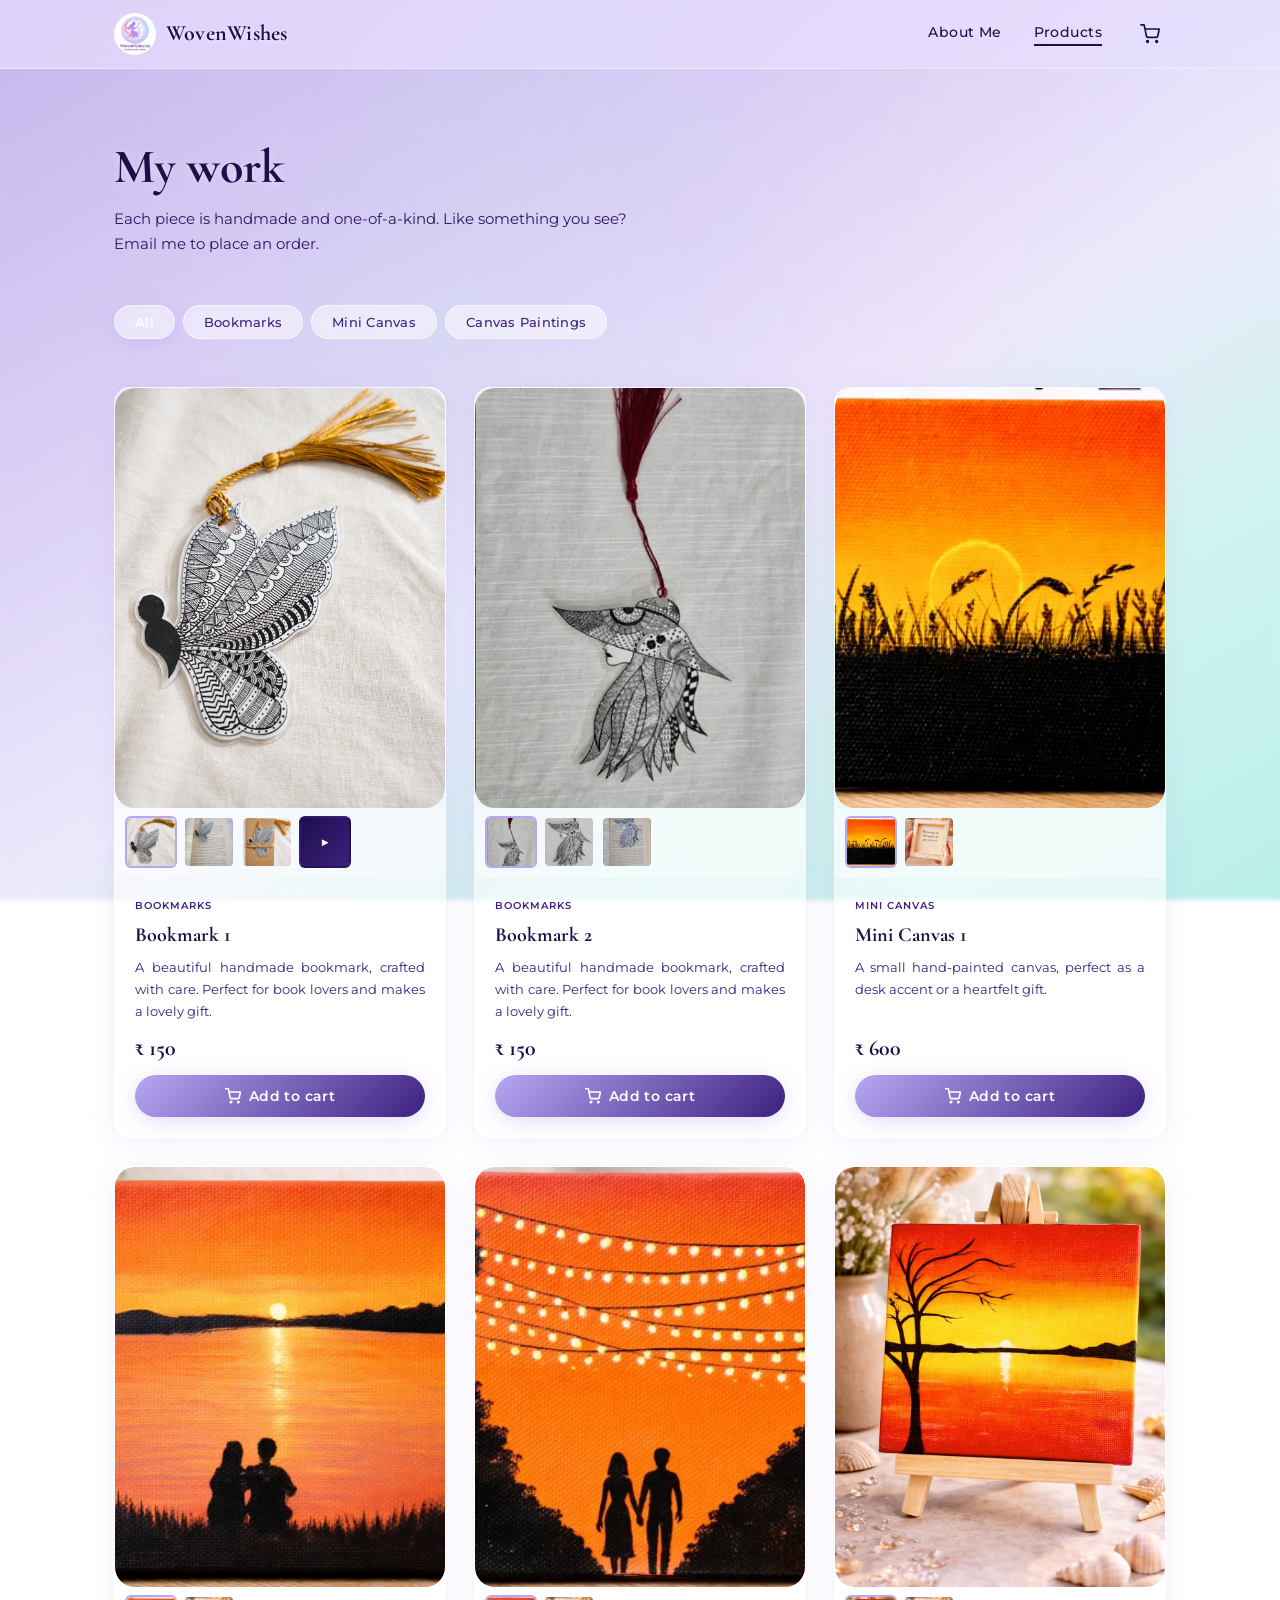
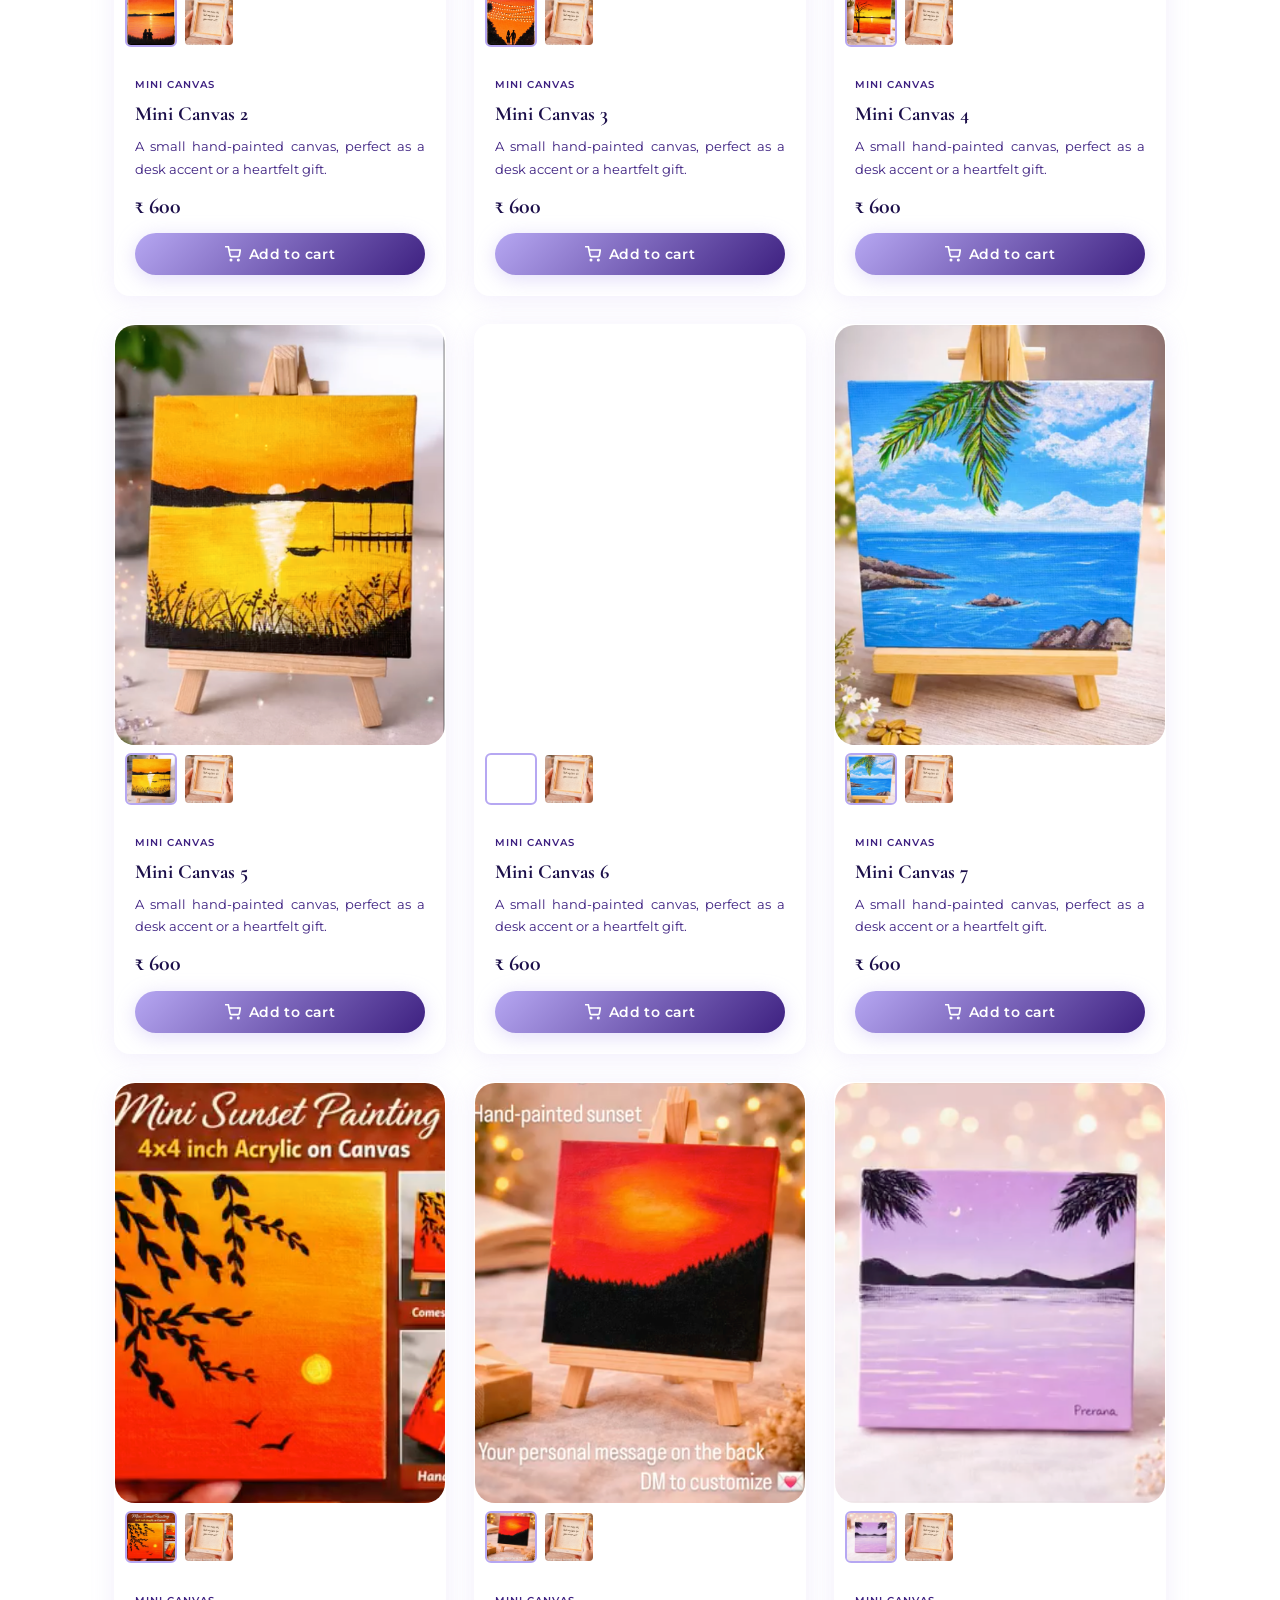
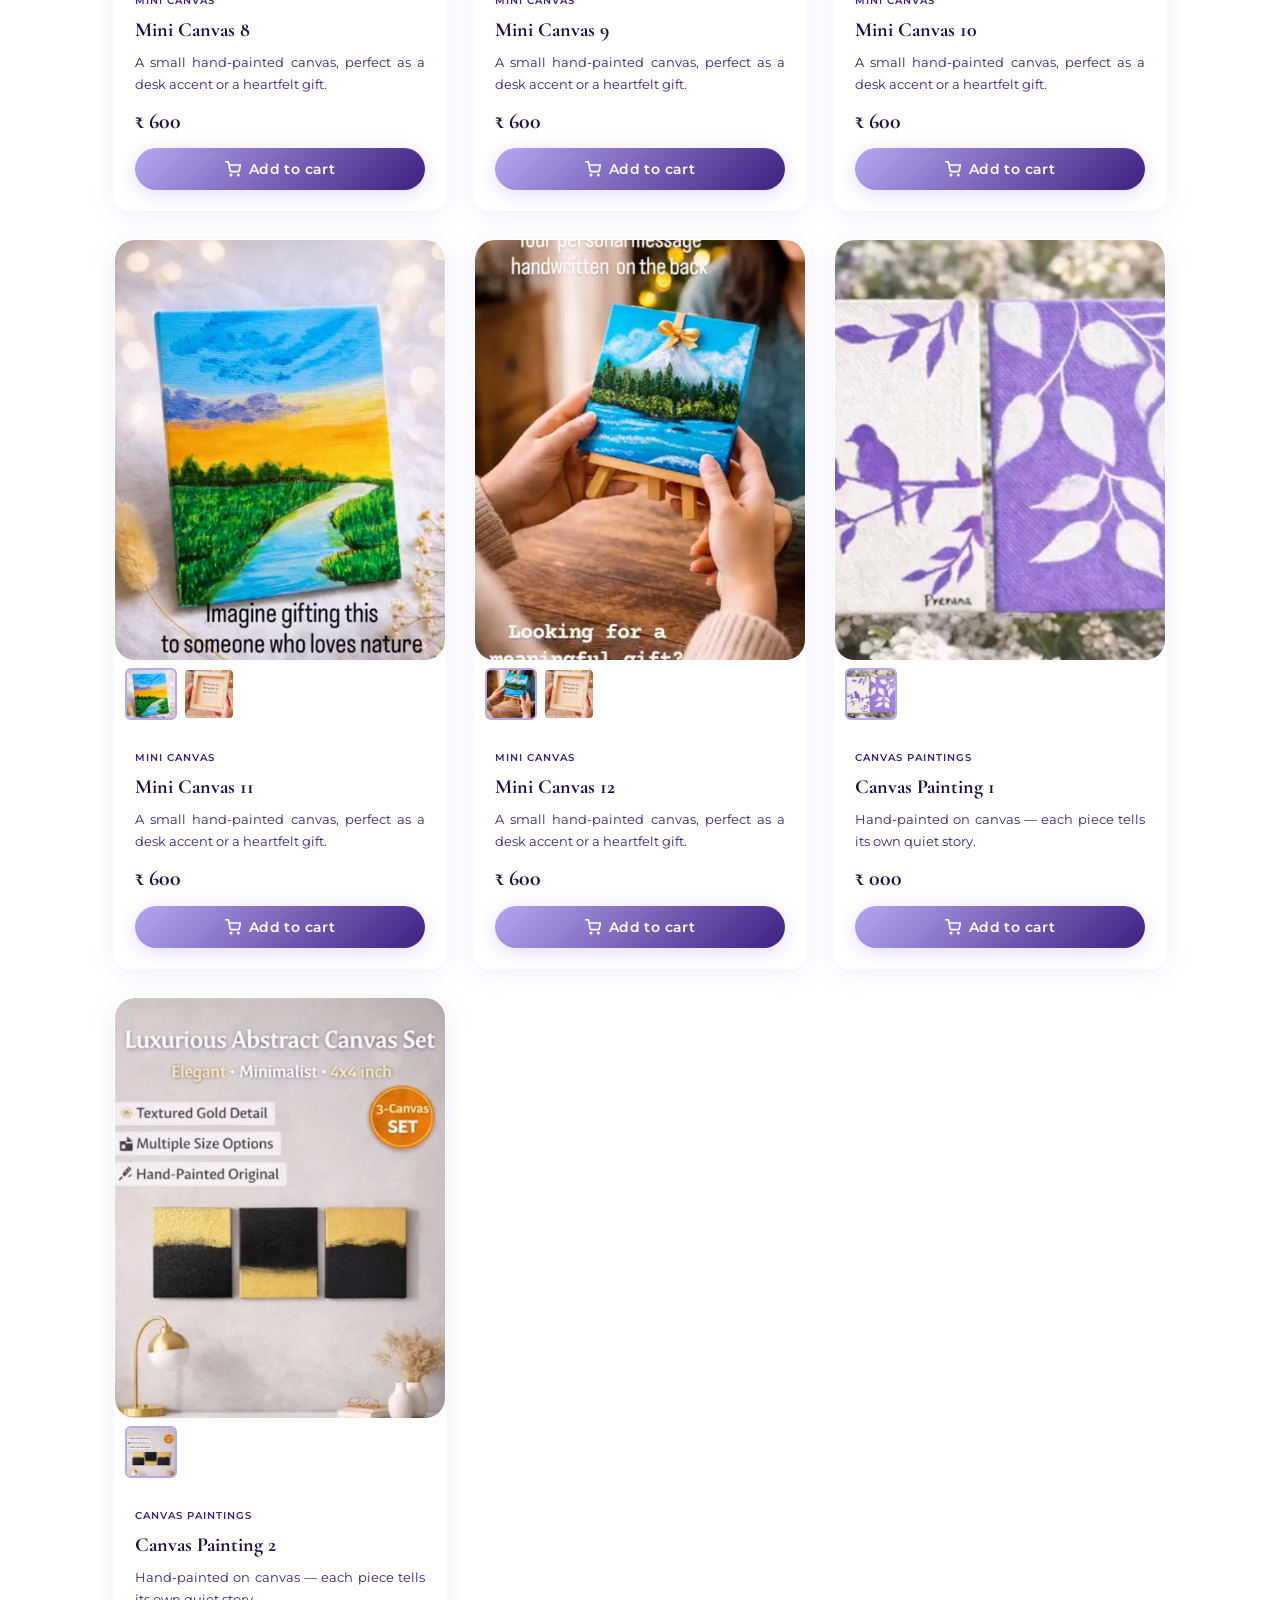
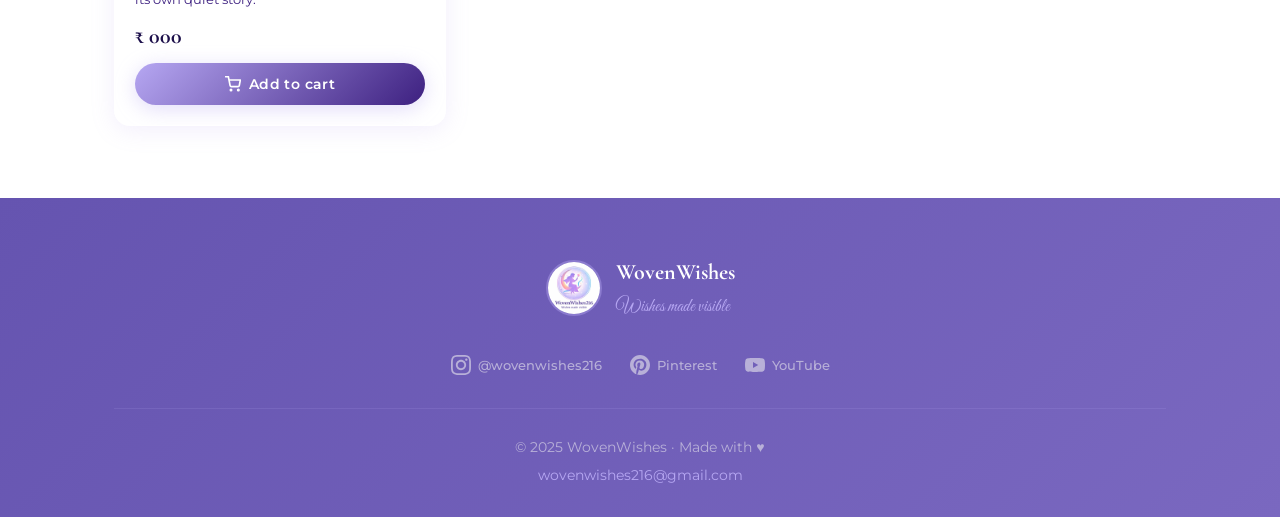
<file: index.html>
<!DOCTYPE html>
<html lang="en">
<head>
  <meta charset="UTF-8" />
  <meta name="viewport" content="width=device-width, initial-scale=1.0" />
  <title>WovenWishes — Handmade Arts &amp; Crafts</title>
  <link rel="icon" type="image/png" href="images/Logo_circular.png" />
  <!-- SEO & Open Graph -->
  <meta name="description" content="Shop WovenWishes handmade products — bookmarks, canvas paintings, mini canvases, coasters, rangoli, bottle decor and serving trays. Each piece is one-of-a-kind. Ships across India." />
  <meta name="keywords" content="handmade bookmarks India, canvas paintings Hyderabad, mini canvas art, handmade coasters, rangoli art, custom gifts India, WovenWishes shop" />
  <meta name="author" content="Prerana, WovenWishes" />
  <meta name="robots" content="index, follow" />

  <!-- Open Graph -->
  <meta property="og:title" content="Shop — WovenWishes" />
  <meta property="og:description" content="Browse handmade bookmarks, paintings, coasters, rangoli and more. Custom orders welcome. Ships across India." />
  <meta property="og:image" content="images/Logo_circular.png" />
  <meta property="og:url" content="https://wovenwishes.netlify.app/products.html" />
  <meta property="og:type" content="website" />
  <meta property="og:site_name" content="WovenWishes" />

  <!-- Twitter Card -->
  <meta name="twitter:card" content="summary_large_image" />
  <meta name="twitter:title" content="Shop — WovenWishes" />
  <meta name="twitter:description" content="Browse handmade bookmarks, paintings, coasters, rangoli and more." />
  <meta name="twitter:image" content="images/Logo_circular.png" />

  <link rel="canonical" href="https://wovenwishes.netlify.app/products.html" />
  <link rel="icon" type="image/png" href="images/Logo_circular.png" />
  <link rel="stylesheet" href="css/style.css" />
</head>
<body>
  <a href="#main-content" class="skip-link">Skip to main content</a>

  <header class="site-header">
    <div class="container">
      <a href="index.html" class="site-logo">
        <img src="images/Logo_circular.png" alt="WovenWishes logo" class="logo-img" loading="eager" decoding="async" />
        <span class="logo-text">WovenWishes</span>
      </a>
      <button class="nav-toggle" aria-label="Open navigation menu" aria-expanded="false" aria-controls="main-nav">
        <span></span><span></span><span></span>
      </button>
      <nav id="main-nav" class="main-nav" aria-label="Main navigation">
        <ul>
          <li><a href="about.html" class="nav-link">About Me</a></li>
          <li><a href="index.html" class="nav-link active">Products</a></li>
          <li>
            <button class="cart-nav-btn" id="cart-nav-btn" aria-label="Open cart">
              <svg width="20" height="20" viewBox="0 0 24 24" fill="none" stroke="currentColor" stroke-width="2" stroke-linecap="round" stroke-linejoin="round"><circle cx="9" cy="21" r="1"/><circle cx="20" cy="21" r="1"/><path d="M1 1h4l2.68 13.39a2 2 0 0 0 2 1.61h9.72a2 2 0 0 0 2-1.61L23 6H6"/></svg>
              <span class="cart-count" id="cart-count">0</span>
            </button>
          </li>
        </ul>
      </nav>
    </div>
  </header>

  <main id="main-content">
    <section class="products-section">
      <div class="container">

        <div class="section-header">
          <h1>My work</h1>
          <p>Each piece is handmade and one-of-a-kind. Like something you see? Email me to place an order.</p>
        </div>

        <div class="category-tabs" role="tablist" aria-label="Product categories">
          <button class="tab-btn active" role="tab" aria-selected="true"  data-category="all">All</button>
          <button class="tab-btn" role="tab" aria-selected="false" data-category="bookmarks">Bookmarks</button>
          <button class="tab-btn" role="tab" aria-selected="false" data-category="mini-canvas">Mini Canvas</button>
          <button class="tab-btn" role="tab" aria-selected="false" data-category="canvas-paintings">Canvas Paintings</button>
        <!-- ENable as and when completed
          <button class="tab-btn" role="tab" aria-selected="false" data-category="coasters">Coasters</button>
          <button class="tab-btn" role="tab" aria-selected="false" data-category="bottle-decors">Bottle Decors</button>
          <button class="tab-btn" role="tab" aria-selected="false" data-category="rangoli">Rangoli</button>
          <button class="tab-btn" role="tab" aria-selected="false" data-category="serving-trays">Serving Trays</button>
        -->
        </div>

        <div class="products-grid" id="products-grid">

          <!-- ═══════════════ BOOKMARKS ═══════════════ -->

          <article class="product-card" data-category="bookmarks">
            <a href="images/products/Bookmarks/bookmark1-1.png" target="_blank" class="main-img-link">
              <img loading="lazy" decoding="async" class="main-img" src="images/products/Bookmarks/bookmark1-1.png" alt="Bookmark 1" />
            </a>
            <div class="thumb-strip">
              <img loading="lazy" decoding="async" class="thumb-img active-thumb" src="images/products/Bookmarks/bookmark1-1.png" data-full="images/products/Bookmarks/bookmark1-1.png" alt="View 1" />
              <img loading="lazy" decoding="async" class="thumb-img" src="images/products/Bookmarks/bookmark1-2.png" data-full="images/products/Bookmarks/bookmark1-2.png" alt="View 2" />
              <img loading="lazy" decoding="async" class="thumb-img" src="images/products/Bookmarks/bookmark1-3.png" data-full="images/products/Bookmarks/bookmark1-3.png" alt="View 3" />
              <a class="thumb-video" href="images/products/Bookmarks/bookmark1.mp4" target="_blank" title="Watch video">▶</a>
            </div>
            <div class="product-info">
              <span class="product-category-tag">Bookmarks</span>
              <h2 class="product-name">Bookmark 1</h2>
              <p class="product-description">A beautiful handmade bookmark, crafted with care. Perfect for book lovers and makes a lovely gift.</p>
              <p class="product-price">₹ 150</p>
              <button class="btn btn-cart" 
                data-name="Bookmark 1"
                onclick="addToCart(this)"
                aria-label="Add Bookmark 1 to cart">
                <svg width="16" height="16" viewBox="0 0 24 24" fill="none" stroke="currentColor" stroke-width="2.5" stroke-linecap="round" stroke-linejoin="round"><circle cx="9" cy="21" r="1"/><circle cx="20" cy="21" r="1"/><path d="M1 1h4l2.68 13.39a2 2 0 0 0 2 1.61h9.72a2 2 0 0 0 2-1.61L23 6H6"/></svg>
                Add to cart
              </button>
            </div>
          </article>

          <article class="product-card" data-category="bookmarks">
            <a href="images/products/Bookmarks/bookmark2-1.png" target="_blank" class="main-img-link">
              <img loading="lazy" decoding="async" class="main-img" src="images/products/Bookmarks/bookmark2-1.png" alt="Bookmark 2" />
            </a>
            <div class="thumb-strip">
              <img loading="lazy" decoding="async" class="thumb-img active-thumb" src="images/products/Bookmarks/bookmark2-1.png" data-full="images/products/Bookmarks/bookmark2-1.png" alt="View 1" />
              <img loading="lazy" decoding="async" class="thumb-img" src="images/products/Bookmarks/bookmark2-2.png" data-full="images/products/Bookmarks/bookmark2-2.png" alt="View 2" />
              <img loading="lazy" decoding="async" class="thumb-img" src="images/products/Bookmarks/bookmark2-3.png" data-full="images/products/Bookmarks/bookmark2-3.png" alt="View 3" />
            </div>
            <div class="product-info">
              <span class="product-category-tag">Bookmarks</span>
              <h2 class="product-name">Bookmark 2</h2>
              <p class="product-description">A beautiful handmade bookmark, crafted with care. Perfect for book lovers and makes a lovely gift.</p>
              <p class="product-price">₹ 150</p>
              <button class="btn btn-cart" 
                data-name="Bookmark 2"
                onclick="addToCart(this)"
                aria-label="Add Bookmark 2 to cart">
                <svg width="16" height="16" viewBox="0 0 24 24" fill="none" stroke="currentColor" stroke-width="2.5" stroke-linecap="round" stroke-linejoin="round"><circle cx="9" cy="21" r="1"/><circle cx="20" cy="21" r="1"/><path d="M1 1h4l2.68 13.39a2 2 0 0 0 2 1.61h9.72a2 2 0 0 0 2-1.61L23 6H6"/></svg>
                Add to cart
              </button>
            </div>
          </article>

          

          <!-- ═══════════════ MINI CANVAS ═══════════════ -->

          <article class="product-card" data-category="mini-canvas">
            <a href="images/products/Mini Canvas/minicanvas1-1.png" target="_blank" class="main-img-link">
              <img loading="lazy" decoding="async" class="main-img" src="images/products/Mini Canvas/minicanvas1-1.png" alt="Mini Canvas 1" />
            </a>
            <div class="thumb-strip">
              <img loading="lazy" decoding="async" class="thumb-img active-thumb" src="images/products/Mini Canvas/minicanvas1-1.png" data-full="images/products/Mini Canvas/minicanvas1-1.png" alt="View 1" />
              <img loading="lazy" decoding="async" class="thumb-img" src="images/products/Mini Canvas/minicanvasback.png" data-full="images/products/Mini Canvas/minicanvasback.png" alt="View 5" />
            <!--  <img loading="lazy" decoding="async" class="thumb-img" src="images/products/Mini Canvas/minicanvas1-2.png" data-full="images/products/Mini Canvas/minicanvas1-2.png" alt="View 2" />
              <img loading="lazy" decoding="async" class="thumb-img" src="images/products/Mini Canvas/minicanvas1-3.png" data-full="images/products/Mini Canvas/minicanvas1-3.png" alt="View 3" />
              <a class="thumb-video" href="images/products/Mini Canvas/minicanvas1.mp4" target="_blank" title="Watch video">▶</a>
              -->
            </div>
            <div class="product-info">
              <span class="product-category-tag">Mini Canvas</span>
              <h2 class="product-name">Mini Canvas 1</h2>
              <p class="product-description">A small hand-painted canvas, perfect as a desk accent or a heartfelt gift.</p>
              <p class="product-price">₹ 600</p>
              <button class="btn btn-cart" 
                data-name="Mini Canvas 1"
                onclick="addToCart(this)"
                aria-label="Add Mini Canvas 1 to cart">
                <svg width="16" height="16" viewBox="0 0 24 24" fill="none" stroke="currentColor" stroke-width="2.5" stroke-linecap="round" stroke-linejoin="round"><circle cx="9" cy="21" r="1"/><circle cx="20" cy="21" r="1"/><path d="M1 1h4l2.68 13.39a2 2 0 0 0 2 1.61h9.72a2 2 0 0 0 2-1.61L23 6H6"/></svg>
                Add to cart
              </button>
            </div>
          </article>

          <article class="product-card" data-category="mini-canvas">
            <a href="images/products/Mini Canvas/minicanvas2-1.png" target="_blank" class="main-img-link">
              <img loading="lazy" decoding="async" class="main-img" src="images/products/Mini Canvas/minicanvas2-1.png" alt="Mini Canvas 2" />
            </a>
            <div class="thumb-strip">
              <img loading="lazy" decoding="async" class="thumb-img active-thumb" src="images/products/Mini Canvas/minicanvas2-1.png" data-full="images/products/Mini Canvas/minicanvas2-1.png" alt="View 1" />
              <img loading="lazy" decoding="async" class="thumb-img" src="images/products/Mini Canvas/minicanvasback.png" data-full="images/products/Mini Canvas/minicanvasback.png" alt="View 5" />
            <!--  <img loading="lazy" decoding="async" class="thumb-img" src="images/products/Mini Canvas/minicanvas2-2.png" data-full="images/products/Mini Canvas/minicanvas2-2.png" alt="View 2" />
              <img loading="lazy" decoding="async" class="thumb-img" src="images/products/Mini Canvas/minicanvas2-3.png" data-full="images/products/Mini Canvas/minicanvas2-3.png" alt="View 3" />
              <a class="thumb-video" href="images/products/Mini Canvas/minicanvas2.mp4" target="_blank" title="Watch video">▶</a>
              -->
            </div>
            <div class="product-info">
              <span class="product-category-tag">Mini Canvas</span>
              <h2 class="product-name">Mini Canvas 2</h2>
              <p class="product-description">A small hand-painted canvas, perfect as a desk accent or a heartfelt gift.</p>
              <p class="product-price">₹ 600</p>
              <button class="btn btn-cart" 
                data-name="Mini Canvas 2"
                onclick="addToCart(this)"
                aria-label="Add Mini Canvas 2 to cart">
                <svg width="16" height="16" viewBox="0 0 24 24" fill="none" stroke="currentColor" stroke-width="2.5" stroke-linecap="round" stroke-linejoin="round"><circle cx="9" cy="21" r="1"/><circle cx="20" cy="21" r="1"/><path d="M1 1h4l2.68 13.39a2 2 0 0 0 2 1.61h9.72a2 2 0 0 0 2-1.61L23 6H6"/></svg>
                Add to cart
              </button>
            </div>
          </article>

          <article class="product-card" data-category="mini-canvas">
            <a href="images/products/Mini Canvas/minicanvas3-1.png" target="_blank" class="main-img-link">
              <img loading="lazy" decoding="async" class="main-img" src="images/products/Mini Canvas/minicanvas3-1.png" alt="Mini Canvas 3" />
            </a>
            <div class="thumb-strip">
              <img loading="lazy" decoding="async" class="thumb-img active-thumb" src="images/products/Mini Canvas/minicanvas3-1.png" data-full="images/products/Mini Canvas/minicanvas3-1.png" alt="View 1" />
            <img loading="lazy" decoding="async" class="thumb-img" src="images/products/Mini Canvas/minicanvasback.png" data-full="images/products/Mini Canvas/minicanvasback.png" alt="View 5" />
              <!--  <img loading="lazy" decoding="async" class="thumb-img" src="images/products/Mini Canvas/minicanvas3-2.png" data-full="images/products/Mini Canvas/minicanvas3-2.png" alt="View 2" />
              <img loading="lazy" decoding="async" class="thumb-img" src="images/products/Mini Canvas/minicanvas3-3.png" data-full="images/products/Mini Canvas/minicanvas3-3.png" alt="View 3" />
              <a class="thumb-video" href="images/products/Mini Canvas/minicanvas3.mp4" target="_blank" title="Watch video">▶</a>
              -->
            </div>
            <div class="product-info">
              <span class="product-category-tag">Mini Canvas</span>
              <h2 class="product-name">Mini Canvas 3</h2>
              <p class="product-description">A small hand-painted canvas, perfect as a desk accent or a heartfelt gift.</p>
              <p class="product-price">₹ 600</p>
              <button class="btn btn-cart" 
                data-name="Mini Canvas 3"
                onclick="addToCart(this)"
                aria-label="Add Mini Canvas 3 to cart">
                <svg width="16" height="16" viewBox="0 0 24 24" fill="none" stroke="currentColor" stroke-width="2.5" stroke-linecap="round" stroke-linejoin="round"><circle cx="9" cy="21" r="1"/><circle cx="20" cy="21" r="1"/><path d="M1 1h4l2.68 13.39a2 2 0 0 0 2 1.61h9.72a2 2 0 0 0 2-1.61L23 6H6"/></svg>
                Add to cart
              </button>
            </div>
          </article>

          <article class="product-card" data-category="mini-canvas">
            <a href="images/products/Mini Canvas/minicanvas4-1.png" target="_blank" class="main-img-link">
              <img loading="lazy" decoding="async" class="main-img" src="images/products/Mini Canvas/minicanvas4-1.png" alt="Mini Canvas 4" />
            </a>
            <div class="thumb-strip">
              <img loading="lazy" decoding="async" class="thumb-img active-thumb" src="images/products/Mini Canvas/minicanvas4-1.png" data-full="images/products/Mini Canvas/minicanvas4-1.png" alt="View 1" />
              <img loading="lazy" decoding="async" class="thumb-img" src="images/products/Mini Canvas/minicanvasback.png" data-full="images/products/Mini Canvas/minicanvasback.png" alt="View 5" />
              <!--  <img loading="lazy" decoding="async" class="thumb-img" src="images/products/Mini Canvas/minicanvas4-2.png" data-full="images/products/Mini Canvas/minicanvas4-2.png" alt="View 2" />
              <img loading="lazy" decoding="async" class="thumb-img" src="images/products/Mini Canvas/minicanvas4-3.png" data-full="images/products/Mini Canvas/minicanvas4-3.png" alt="View 3" />
              <a class="thumb-video" href="images/products/Mini Canvas/minicanvas4.mp4" target="_blank" title="Watch video">▶</a>
              -->
            </div>
            <div class="product-info">
              <span class="product-category-tag">Mini Canvas</span>
              <h2 class="product-name">Mini Canvas 4</h2>
              <p class="product-description">A small hand-painted canvas, perfect as a desk accent or a heartfelt gift.</p>
              <p class="product-price">₹ 600</p>
              <button class="btn btn-cart" 
                data-name="Mini Canvas 4"
                onclick="addToCart(this)"
                aria-label="Add Mini Canvas 4 to cart">
                <svg width="16" height="16" viewBox="0 0 24 24" fill="none" stroke="currentColor" stroke-width="2.5" stroke-linecap="round" stroke-linejoin="round"><circle cx="9" cy="21" r="1"/><circle cx="20" cy="21" r="1"/><path d="M1 1h4l2.68 13.39a2 2 0 0 0 2 1.61h9.72a2 2 0 0 0 2-1.61L23 6H6"/></svg>
                Add to cart
              </button>
            </div>
          </article>

          <article class="product-card" data-category="mini-canvas">
            <a href="images/products/Mini Canvas/minicanvas5-1.png" target="_blank" class="main-img-link">
              <img loading="lazy" decoding="async" class="main-img" src="images/products/Mini Canvas/minicanvas5-1.png" alt="Mini Canvas 5" />
            </a>
            <div class="thumb-strip">
              <img loading="lazy" decoding="async" class="thumb-img active-thumb" src="images/products/Mini Canvas/minicanvas5-1.png" data-full="images/products/Mini Canvas/minicanvas5-1.png" alt="View 1" />
              <img loading="lazy" decoding="async" class="thumb-img" src="images/products/Mini Canvas/minicanvasback.png" data-full="images/products/Mini Canvas/minicanvasback.png" alt="View 5" />
              <!--  <img loading="lazy" decoding="async" class="thumb-img" src="images/products/Mini Canvas/minicanvas5-2.png" data-full="images/products/Mini Canvas/minicanvas5-2.png" alt="View 2" />
              <img loading="lazy" decoding="async" class="thumb-img" src="images/products/Mini Canvas/minicanvas5-3.png" data-full="images/products/Mini Canvas/minicanvas5-3.png" alt="View 3" />
              <a class="thumb-video" href="images/products/Mini Canvas/minicanvas5.mp4" target="_blank" title="Watch video">▶</a>
              -->
            </div>
            <div class="product-info">
              <span class="product-category-tag">Mini Canvas</span>
              <h2 class="product-name">Mini Canvas 5</h2>
              <p class="product-description">A small hand-painted canvas, perfect as a desk accent or a heartfelt gift.</p>
              <p class="product-price">₹ 600</p>
              <button class="btn btn-cart" 
                data-name="Mini Canvas 5"
                onclick="addToCart(this)"
                aria-label="Add Mini Canvas 5 to cart">
                <svg width="16" height="16" viewBox="0 0 24 24" fill="none" stroke="currentColor" stroke-width="2.5" stroke-linecap="round" stroke-linejoin="round"><circle cx="9" cy="21" r="1"/><circle cx="20" cy="21" r="1"/><path d="M1 1h4l2.68 13.39a2 2 0 0 0 2 1.61h9.72a2 2 0 0 0 2-1.61L23 6H6"/></svg>
                Add to cart
              </button>
            </div>
          </article>

          <article class="product-card" data-category="mini-canvas">
            <a href="images/products/Mini Canvas/minicanvas6-1.png" target="_blank" class="main-img-link">
              <img loading="lazy" decoding="async" class="main-img" src="images/products/Mini Canvas/minicanvas6-1.png" alt="Mini Canvas 6" />
            </a>
            <div class="thumb-strip">
              <img loading="lazy" decoding="async" class="thumb-img active-thumb" src="images/products/Mini Canvas/minicanvas6-1.png" data-full="images/products/Mini Canvas/minicanvas6-1.png" alt="View 1" />
              <img loading="lazy" decoding="async" class="thumb-img" src="images/products/Mini Canvas/minicanvasback.png" data-full="images/products/Mini Canvas/minicanvasback.png" alt="View 5" />
              <!--  <img loading="lazy" decoding="async" class="thumb-img" src="images/products/Mini Canvas/minicanvas6-2.png" data-full="images/products/Mini Canvas/minicanvas6-2.png" alt="View 2" />
              <img loading="lazy" decoding="async" class="thumb-img" src="images/products/Mini Canvas/minicanvas6-3.png" data-full="images/products/Mini Canvas/minicanvas6-3.png" alt="View 3" />
              <a class="thumb-video" href="images/products/Mini Canvas/minicanvas6.mp4" target="_blank" title="Watch video">▶</a>
              -->
            </div>
            <div class="product-info">
              <span class="product-category-tag">Mini Canvas</span>
              <h2 class="product-name">Mini Canvas 6</h2>
              <p class="product-description">A small hand-painted canvas, perfect as a desk accent or a heartfelt gift.</p>
              <p class="product-price">₹ 600</p>
              <button class="btn btn-cart" 
                data-name="Mini Canvas 6"
                onclick="addToCart(this)"
                aria-label="Add Mini Canvas 6 to cart">
                <svg width="16" height="16" viewBox="0 0 24 24" fill="none" stroke="currentColor" stroke-width="2.5" stroke-linecap="round" stroke-linejoin="round"><circle cx="9" cy="21" r="1"/><circle cx="20" cy="21" r="1"/><path d="M1 1h4l2.68 13.39a2 2 0 0 0 2 1.61h9.72a2 2 0 0 0 2-1.61L23 6H6"/></svg>
                Add to cart
              </button>
            </div>
          </article>

          <article class="product-card" data-category="mini-canvas">
            <a href="images/products/Mini Canvas/minicanvas7-1.png" target="_blank" class="main-img-link">
              <img loading="lazy" decoding="async" class="main-img" src="images/products/Mini Canvas/minicanvas7-1.png" alt="Mini Canvas 7" />
            </a>
            <div class="thumb-strip">
              <img loading="lazy" decoding="async" class="thumb-img active-thumb" src="images/products/Mini Canvas/minicanvas7-1.png" data-full="images/products/Mini Canvas/minicanvas7-1.png" alt="View 1" />
              <img loading="lazy" decoding="async" class="thumb-img" src="images/products/Mini Canvas/minicanvasback.png" data-full="images/products/Mini Canvas/minicanvasback.png" alt="View 5" />
              <!--  <img loading="lazy" decoding="async" class="thumb-img" src="images/products/Mini Canvas/minicanvas7-2.png" data-full="images/products/Mini Canvas/minicanvas7-2.png" alt="View 2" />
              <img loading="lazy" decoding="async" class="thumb-img" src="images/products/Mini Canvas/minicanvas7-3.png" data-full="images/products/Mini Canvas/minicanvas7-3.png" alt="View 3" />
              <a class="thumb-video" href="images/products/Mini Canvas/minicanvas7.mp4" target="_blank" title="Watch video">▶</a>
              -->
            </div>
            <div class="product-info">
              <span class="product-category-tag">Mini Canvas</span>
              <h2 class="product-name">Mini Canvas 7</h2>
              <p class="product-description">A small hand-painted canvas, perfect as a desk accent or a heartfelt gift.</p>
              <p class="product-price">₹ 600</p>
              <button class="btn btn-cart" 
                data-name="Mini Canvas 7"
                onclick="addToCart(this)"
                aria-label="Add Mini Canvas 7 to cart">
                <svg width="16" height="16" viewBox="0 0 24 24" fill="none" stroke="currentColor" stroke-width="2.5" stroke-linecap="round" stroke-linejoin="round"><circle cx="9" cy="21" r="1"/><circle cx="20" cy="21" r="1"/><path d="M1 1h4l2.68 13.39a2 2 0 0 0 2 1.61h9.72a2 2 0 0 0 2-1.61L23 6H6"/></svg>
                Add to cart
              </button>
            </div>
          </article>

          <article class="product-card" data-category="mini-canvas">
            <a href="images/products/Mini Canvas/minicanvas8-1.png" target="_blank" class="main-img-link">
              <img loading="lazy" decoding="async" class="main-img" src="images/products/Mini Canvas/minicanvas8-1.png" alt="Mini Canvas 8" />
            </a>
            <div class="thumb-strip">
              <img loading="lazy" decoding="async" class="thumb-img active-thumb" src="images/products/Mini Canvas/minicanvas8-1.png" data-full="images/products/Mini Canvas/minicanvas8-1.png" alt="View 1" />
              <img loading="lazy" decoding="async" class="thumb-img" src="images/products/Mini Canvas/minicanvasback.png" data-full="images/products/Mini Canvas/minicanvasback.png" alt="View 5" />
              <!--  <img loading="lazy" decoding="async" class="thumb-img" src="images/products/Mini Canvas/minicanvas8-2.png" data-full="images/products/Mini Canvas/minicanvas8-2.png" alt="View 2" />
              <img loading="lazy" decoding="async" class="thumb-img" src="images/products/Mini Canvas/minicanvas8-3.png" data-full="images/products/Mini Canvas/minicanvas8-3.png" alt="View 3" />
              <a class="thumb-video" href="images/products/Mini Canvas/minicanvas8.mp4" target="_blank" title="Watch video">▶</a>
              -->
            </div>
            <div class="product-info">
              <span class="product-category-tag">Mini Canvas</span>
              <h2 class="product-name">Mini Canvas 8</h2>
              <p class="product-description">A small hand-painted canvas, perfect as a desk accent or a heartfelt gift.</p>
              <p class="product-price">₹ 600</p>
              <button class="btn btn-cart" 
                data-name="Mini Canvas 8"
                onclick="addToCart(this)"
                aria-label="Add Mini Canvas 8 to cart">
                <svg width="16" height="16" viewBox="0 0 24 24" fill="none" stroke="currentColor" stroke-width="2.5" stroke-linecap="round" stroke-linejoin="round"><circle cx="9" cy="21" r="1"/><circle cx="20" cy="21" r="1"/><path d="M1 1h4l2.68 13.39a2 2 0 0 0 2 1.61h9.72a2 2 0 0 0 2-1.61L23 6H6"/></svg>
                Add to cart
              </button>
            </div>
          </article>

          <article class="product-card" data-category="mini-canvas">
            <a href="images/products/Mini Canvas/minicanvas9-1.png" target="_blank" class="main-img-link">
              <img loading="lazy" decoding="async" class="main-img" src="images/products/Mini Canvas/minicanvas9-1.png" alt="Mini Canvas 9" />
            </a>
            <div class="thumb-strip">
              <img loading="lazy" decoding="async" class="thumb-img active-thumb" src="images/products/Mini Canvas/minicanvas9-1.png" data-full="images/products/Mini Canvas/minicanvas9-1.png" alt="View 1" />
              <img loading="lazy" decoding="async" class="thumb-img" src="images/products/Mini Canvas/minicanvasback.png" data-full="images/products/Mini Canvas/minicanvasback.png" alt="View 5" />
              <!--  <img loading="lazy" decoding="async" class="thumb-img" src="images/products/Mini Canvas/minicanvas9-2.png" data-full="images/products/Mini Canvas/minicanvas9-2.png" alt="View 2" />
              <img loading="lazy" decoding="async" class="thumb-img" src="images/products/Mini Canvas/minicanvas9-3.png" data-full="images/products/Mini Canvas/minicanvas9-3.png" alt="View 3" />
              <a class="thumb-video" href="images/products/Mini Canvas/minicanvas9.mp4" target="_blank" title="Watch video">▶</a>
              -->
            </div>
            <div class="product-info">
              <span class="product-category-tag">Mini Canvas</span>
              <h2 class="product-name">Mini Canvas 9</h2>
              <p class="product-description">A small hand-painted canvas, perfect as a desk accent or a heartfelt gift.</p>
              <p class="product-price">₹ 600</p>
              <button class="btn btn-cart" 
                data-name="Mini Canvas 9"
                onclick="addToCart(this)"
                aria-label="Add Mini Canvas 9 to cart">
                <svg width="16" height="16" viewBox="0 0 24 24" fill="none" stroke="currentColor" stroke-width="2.5" stroke-linecap="round" stroke-linejoin="round"><circle cx="9" cy="21" r="1"/><circle cx="20" cy="21" r="1"/><path d="M1 1h4l2.68 13.39a2 2 0 0 0 2 1.61h9.72a2 2 0 0 0 2-1.61L23 6H6"/></svg>
                Add to cart
              </button>
            </div>
          </article>

          <article class="product-card" data-category="mini-canvas">
            <a href="images/products/Mini Canvas/minicanvas10-1.png" target="_blank" class="main-img-link">
              <img loading="lazy" decoding="async" class="main-img" src="images/products/Mini Canvas/minicanvas10-1.png" alt="Mini Canvas 10" />
            </a>
            <div class="thumb-strip">
              <img loading="lazy" decoding="async" class="thumb-img active-thumb" src="images/products/Mini Canvas/minicanvas10-1.png" data-full="images/products/Mini Canvas/minicanvas10-1.png" alt="View 1" />
              <img loading="lazy" decoding="async" class="thumb-img" src="images/products/Mini Canvas/minicanvasback.png" data-full="images/products/Mini Canvas/minicanvasback.png" alt="View 5" />
              <!--  <img loading="lazy" decoding="async" class="thumb-img" src="images/products/Mini Canvas/minicanvas10-2.png" data-full="images/products/Mini Canvas/minicanvas10-2.png" alt="View 2" />
              <img loading="lazy" decoding="async" class="thumb-img" src="images/products/Mini Canvas/minicanvas10-3.png" data-full="images/products/Mini Canvas/minicanvas10-3.png" alt="View 3" />
              <a class="thumb-video" href="images/products/Mini Canvas/minicanvas10.mp4" target="_blank" title="Watch video">▶</a>
              -->
            </div>
            <div class="product-info">
              <span class="product-category-tag">Mini Canvas</span>
              <h2 class="product-name">Mini Canvas 10</h2>
              <p class="product-description">A small hand-painted canvas, perfect as a desk accent or a heartfelt gift.</p>
              <p class="product-price">₹ 600</p>
              <button class="btn btn-cart" 
                data-name="Mini Canvas 10"
                onclick="addToCart(this)"
                aria-label="Add Mini Canvas 10 to cart">
                <svg width="16" height="16" viewBox="0 0 24 24" fill="none" stroke="currentColor" stroke-width="2.5" stroke-linecap="round" stroke-linejoin="round"><circle cx="9" cy="21" r="1"/><circle cx="20" cy="21" r="1"/><path d="M1 1h4l2.68 13.39a2 2 0 0 0 2 1.61h9.72a2 2 0 0 0 2-1.61L23 6H6"/></svg>
                Add to cart
              </button>
            </div>
          </article>

          <article class="product-card" data-category="mini-canvas">
            <a href="images/products/Mini Canvas/minicanvas11-1.png" target="_blank" class="main-img-link">
              <img loading="lazy" decoding="async" class="main-img" src="images/products/Mini Canvas/minicanvas11-1.png" alt="Mini Canvas 11" />
            </a>
            <div class="thumb-strip">
              <img loading="lazy" decoding="async" class="thumb-img active-thumb" src="images/products/Mini Canvas/minicanvas11-1.png" data-full="images/products/Mini Canvas/minicanvas11-1.png" alt="View 1" />
            <img loading="lazy" decoding="async" class="thumb-img" src="images/products/Mini Canvas/minicanvasback.png" data-full="images/products/Mini Canvas/minicanvasback.png" alt="View 5" />
              <!--  <img loading="lazy" decoding="async" class="thumb-img" src="images/products/Mini Canvas/minicanvas11-2.png" data-full="images/products/Mini Canvas/minicanvas11-2.png" alt="View 2" />
              <img loading="lazy" decoding="async" class="thumb-img" src="images/products/Mini Canvas/minicanvas11-3.png" data-full="images/products/Mini Canvas/minicanvas11-3.png" alt="View 3" />
              <a class="thumb-video" href="images/products/Mini Canvas/minicanvas11.mp4" target="_blank" title="Watch video">▶</a>
              -->
            </div>
            <div class="product-info">
              <span class="product-category-tag">Mini Canvas</span>
              <h2 class="product-name">Mini Canvas 11</h2>
              <p class="product-description">A small hand-painted canvas, perfect as a desk accent or a heartfelt gift.</p>
              <p class="product-price">₹ 600</p>
              <button class="btn btn-cart" 
                data-name="Mini Canvas 11"
                onclick="addToCart(this)"
                aria-label="Add Mini Canvas 11 to cart">
                <svg width="16" height="16" viewBox="0 0 24 24" fill="none" stroke="currentColor" stroke-width="2.5" stroke-linecap="round" stroke-linejoin="round"><circle cx="9" cy="21" r="1"/><circle cx="20" cy="21" r="1"/><path d="M1 1h4l2.68 13.39a2 2 0 0 0 2 1.61h9.72a2 2 0 0 0 2-1.61L23 6H6"/></svg>
                Add to cart
              </button>
            </div>
          </article>

          <article class="product-card" data-category="mini-canvas">
            <a href="images/products/Mini Canvas/minicanvas12-1.png" target="_blank" class="main-img-link">
              <img loading="lazy" decoding="async" class="main-img" src="images/products/Mini Canvas/minicanvas12-1.png" alt="Mini Canvas 12" />
            </a>
            <div class="thumb-strip">
              <img loading="lazy" decoding="async" class="thumb-img active-thumb" src="images/products/Mini Canvas/minicanvas12-1.png" data-full="images/products/Mini Canvas/minicanvas12-1.png" alt="View 1" />
            <img loading="lazy" decoding="async" class="thumb-img" src="images/products/Mini Canvas/minicanvasback.png" data-full="images/products/Mini Canvas/minicanvasback.png" alt="View 5" />
              <!--  <img loading="lazy" decoding="async" class="thumb-img" src="images/products/Mini Canvas/minicanvas12-2.png" data-full="images/products/Mini Canvas/minicanvas12-2.png" alt="View 2" />
              <img loading="lazy" decoding="async" class="thumb-img" src="images/products/Mini Canvas/minicanvas12-3.png" data-full="images/products/Mini Canvas/minicanvas12-3.png" alt="View 3" />
              <a class="thumb-video" href="images/products/Mini Canvas/minicanvas12.mp4" target="_blank" title="Watch video">▶</a>
              -->
            </div>
            <div class="product-info">
              <span class="product-category-tag">Mini Canvas</span>
              <h2 class="product-name">Mini Canvas 12</h2>
              <p class="product-description">A small hand-painted canvas, perfect as a desk accent or a heartfelt gift.</p>
              <p class="product-price">₹ 600</p>
              <button class="btn btn-cart" 
                data-name="Mini Canvas 12"
                onclick="addToCart(this)"
                aria-label="Add Mini Canvas 12 to cart">
                <svg width="16" height="16" viewBox="0 0 24 24" fill="none" stroke="currentColor" stroke-width="2.5" stroke-linecap="round" stroke-linejoin="round"><circle cx="9" cy="21" r="1"/><circle cx="20" cy="21" r="1"/><path d="M1 1h4l2.68 13.39a2 2 0 0 0 2 1.61h9.72a2 2 0 0 0 2-1.61L23 6H6"/></svg>
                Add to cart
              </button>
            </div>
          </article>

          <!-- ═══════════════ CANVAS PAINTINGS ═══════════════ -->

          <article class="product-card" data-category="canvas-paintings">
            <a href="images/products/Canvas Paintings/canvaspaintings1-1.png" target="_blank" class="main-img-link">
              <img loading="lazy" decoding="async" class="main-img" src="images/products/Canvas Paintings/canvaspaintings1-1.png" alt="Canvas Painting 1" />
            </a>
            <div class="thumb-strip">
              <img loading="lazy" decoding="async" class="thumb-img active-thumb" src="images/products/Canvas Paintings/canvaspaintings1-1.png" data-full="images/products/Canvas Paintings/canvaspaintings1-1.png" alt="View 1" />
          <!--
              <img loading="lazy" decoding="async" class="thumb-img" src="images/products/Canvas Paintings/canvaspaintings1-2.png" data-full="images/products/Canvas Paintings/canvaspaintings1-2.png" alt="View 2" />
              <img loading="lazy" decoding="async" class="thumb-img" src="images/products/Canvas Paintings/canvaspaintings1-3.png" data-full="images/products/Canvas Paintings/canvaspaintings1-3.png" alt="View 3" />
              <a class="thumb-video" href="images/products/Canvas Paintings/canvaspaintings1.mp4" target="_blank" title="Watch video">▶</a>
          -->
            </div>
            <div class="product-info">
              <span class="product-category-tag">Canvas Paintings</span>
              <h2 class="product-name">Canvas Painting 1</h2>
              <p class="product-description">Hand-painted on canvas — each piece tells its own quiet story.</p>
              <p class="product-price">₹ 000</p>
              <button class="btn btn-cart" 
                data-name="Canvas Painting 1"
                onclick="addToCart(this)"
                aria-label="Add Canvas Painting 1 to cart">
                <svg width="16" height="16" viewBox="0 0 24 24" fill="none" stroke="currentColor" stroke-width="2.5" stroke-linecap="round" stroke-linejoin="round"><circle cx="9" cy="21" r="1"/><circle cx="20" cy="21" r="1"/><path d="M1 1h4l2.68 13.39a2 2 0 0 0 2 1.61h9.72a2 2 0 0 0 2-1.61L23 6H6"/></svg>
                Add to cart
              </button>
            </div>
          </article>

          <article class="product-card" data-category="canvas-paintings">
            <a href="images/products/Canvas Paintings/canvaspaintings2-1.png" target="_blank" class="main-img-link">
              <img loading="lazy" decoding="async" class="main-img" src="images/products/Canvas Paintings/canvaspaintings2-1.png" alt="Canvas Painting 2" />
            </a>
            <div class="thumb-strip">
              <img loading="lazy" decoding="async" class="thumb-img active-thumb" src="images/products/Canvas Paintings/canvaspaintings2-1.png" data-full="images/products/Canvas Paintings/canvaspaintings2-1.png" alt="View 1" />
             <!--
              <img loading="lazy" decoding="async" class="thumb-img" src="images/products/Canvas Paintings/canvaspaintings2-2.png" data-full="images/products/Canvas Paintings/canvaspaintings2-2.png" alt="View 2" />
              <img loading="lazy" decoding="async" class="thumb-img" src="images/products/Canvas Paintings/canvaspaintings2-3.png" data-full="images/products/Canvas Paintings/canvaspaintings2-3.png" alt="View 3" />
              <a class="thumb-video" href="images/products/Canvas Paintings/canvaspaintings2.mp4" target="_blank" title="Watch video">▶</a>
            -->
            </div>
            <div class="product-info">
              <span class="product-category-tag">Canvas Paintings</span>
              <h2 class="product-name">Canvas Painting 2</h2>
              <p class="product-description">Hand-painted on canvas — each piece tells its own quiet story.</p>
              <p class="product-price">₹ 000</p>
              <button class="btn btn-cart" 
                data-name="Canvas Painting 2"
                onclick="addToCart(this)"
                aria-label="Add Canvas Painting 2 to cart">
                <svg width="16" height="16" viewBox="0 0 24 24" fill="none" stroke="currentColor" stroke-width="2.5" stroke-linecap="round" stroke-linejoin="round"><circle cx="9" cy="21" r="1"/><circle cx="20" cy="21" r="1"/><path d="M1 1h4l2.68 13.39a2 2 0 0 0 2 1.61h9.72a2 2 0 0 0 2-1.61L23 6H6"/></svg>
                Add to cart
              </button>
            </div>
          </article>
 
         
          <!-- ═══════════════ COASTERS ═══════════════ -->
           <!-- ENable as and when completed
          <article class="product-card" data-category="coasters">
            <a href="images/products/Coasters/coasters1-1.png" target="_blank" class="main-img-link">
              <img loading="lazy" decoding="async" class="main-img" src="images/products/Coasters/coasters1-1.png" alt="Coaster Set 1" />
            </a>
            <div class="thumb-strip">
              <img loading="lazy" decoding="async" class="thumb-img active-thumb" src="images/products/Coasters/coasters1-1.png" data-full="images/products/Coasters/coasters1-1.png" alt="View 1" />
              <img loading="lazy" decoding="async" class="thumb-img" src="images/products/Coasters/coasters1-2.png" data-full="images/products/Coasters/coasters1-2.png" alt="View 2" />
              <img loading="lazy" decoding="async" class="thumb-img" src="images/products/Coasters/coasters1-3.png" data-full="images/products/Coasters/coasters1-3.png" alt="View 3" />
              <a class="thumb-video" href="images/products/Coasters/coasters1.mp4" target="_blank" title="Watch video">▶</a>
            </div>
            <div class="product-info">
              <span class="product-category-tag">Coasters</span>
              <h2 class="product-name">Coaster Set 1</h2>
              <p class="product-description">Hand-painted coasters — functional and beautiful. A perfect addition to any home.</p>
              <p class="product-price">₹ 300</p>
              <button class="btn btn-cart" 
                data-name="Coaster Set 1"
                onclick="addToCart(this)"
                aria-label="Add Coaster Set 1 to cart">
                <svg width="16" height="16" viewBox="0 0 24 24" fill="none" stroke="currentColor" stroke-width="2.5" stroke-linecap="round" stroke-linejoin="round"><circle cx="9" cy="21" r="1"/><circle cx="20" cy="21" r="1"/><path d="M1 1h4l2.68 13.39a2 2 0 0 0 2 1.61h9.72a2 2 0 0 0 2-1.61L23 6H6"/></svg>
                Add to cart
              </button>
            </div>
          </article>
          -->



          <!-- ═══════════════ BOTTLE DECORS ═══════════════ -->
           <!-- ENable as and when completed
          <article class="product-card" data-category="bottle-decors">
            <a href="images/products/Bottle Decors/bottledecors1-1.png" target="_blank" class="main-img-link">
              <img loading="lazy" decoding="async" class="main-img" src="images/products/Bottle Decors/bottledecors1-1.png" alt="Bottle Decor 1" />
            </a>
            <div class="thumb-strip">
              <img loading="lazy" decoding="async" class="thumb-img active-thumb" src="images/products/Bottle Decors/bottledecors1-1.png" data-full="images/products/Bottle Decors/bottledecors1-1.png" alt="View 1" />
              <img loading="lazy" decoding="async" class="thumb-img" src="images/products/Bottle Decors/bottledecors1-2.png" data-full="images/products/Bottle Decors/bottledecors1-2.png" alt="View 2" />
              <img loading="lazy" decoding="async" class="thumb-img" src="images/products/Bottle Decors/bottledecors1-3.png" data-full="images/products/Bottle Decors/bottledecors1-3.png" alt="View 3" />
              <a class="thumb-video" href="images/products/Bottle Decors/bottledecors1.mp4" target="_blank" title="Watch video">▶</a>
            </div>
            <div class="product-info">
              <span class="product-category-tag">Bottle Decors</span>
              <h2 class="product-name">Bottle Decor 1</h2>
              <p class="product-description">A plain bottle transformed into something beautiful — works as a vase or decorative piece.</p>
              <p class="product-price">₹ 000</p>
              <button class="btn btn-cart" 
                data-name="Bottle Decor 1"
                onclick="addToCart(this)"
                aria-label="Add Bottle Decor 1 to cart">
                <svg width="16" height="16" viewBox="0 0 24 24" fill="none" stroke="currentColor" stroke-width="2.5" stroke-linecap="round" stroke-linejoin="round"><circle cx="9" cy="21" r="1"/><circle cx="20" cy="21" r="1"/><path d="M1 1h4l2.68 13.39a2 2 0 0 0 2 1.61h9.72a2 2 0 0 0 2-1.61L23 6H6"/></svg>
                Add to cart
              </button>
            </div>
          </article>
          -->



          <!-- ═══════════════ RANGOLI ═══════════════ -->
           <!-- ENable as and when completed
          <article class="product-card" data-category="rangoli">
            <a href="images/products/Rangoli/rangoli1-1.png" target="_blank" class="main-img-link">
              <img loading="lazy" decoding="async" class="main-img" src="images/products/Rangoli/rangoli1-1.png" alt="Rangoli 1" />
            </a>
            <div class="thumb-strip">
              <img loading="lazy" decoding="async" class="thumb-img active-thumb" src="images/products/Rangoli/rangoli1-1.png" data-full="images/products/Rangoli/rangoli1-1.png" alt="View 1" />
              <img loading="lazy" decoding="async" class="thumb-img" src="images/products/Rangoli/rangoli1-2.png" data-full="images/products/Rangoli/rangoli1-2.png" alt="View 2" />
              <img loading="lazy" decoding="async" class="thumb-img" src="images/products/Rangoli/rangoli1-3.png" data-full="images/products/Rangoli/rangoli1-3.png" alt="View 3" />
              <a class="thumb-video" href="images/products/Rangoli/rangoli1.mp4" target="_blank" title="Watch video">▶</a>
            </div>
            <div class="product-info">
              <span class="product-category-tag">Rangoli</span>
              <h2 class="product-name">Rangoli 1</h2>
              <p class="product-description">A handcrafted rangoli design — ideal for festivals and celebrations.</p>
              <p class="product-price">₹ 000</p>
              <button class="btn btn-cart" 
                data-name="Rangoli 1"
                onclick="addToCart(this)"
                aria-label="Add Rangoli 1 to cart">
                <svg width="16" height="16" viewBox="0 0 24 24" fill="none" stroke="currentColor" stroke-width="2.5" stroke-linecap="round" stroke-linejoin="round"><circle cx="9" cy="21" r="1"/><circle cx="20" cy="21" r="1"/><path d="M1 1h4l2.68 13.39a2 2 0 0 0 2 1.61h9.72a2 2 0 0 0 2-1.61L23 6H6"/></svg>
                Add to cart
              </button>
            </div>
          </article>
          -->



          <!-- ═══════════════ SERVING TRAYS ═══════════════ -->
           <!-- ENable as and when completed
          <article class="product-card" data-category="serving-trays">
            <a href="images/products/Serving Trays/servingtrays1-1.png" target="_blank" class="main-img-link">
              <img loading="lazy" decoding="async" class="main-img" src="images/products/Serving Trays/servingtrays1-1.png" alt="Serving Tray 1" />
            </a>
            <div class="thumb-strip">
              <img loading="lazy" decoding="async" class="thumb-img active-thumb" src="images/products/Serving Trays/servingtrays1-1.png" data-full="images/products/Serving Trays/servingtrays1-1.png" alt="View 1" />
              <img loading="lazy" decoding="async" class="thumb-img" src="images/products/Serving Trays/servingtrays1-2.png" data-full="images/products/Serving Trays/servingtrays1-2.png" alt="View 2" />
              <img loading="lazy" decoding="async" class="thumb-img" src="images/products/Serving Trays/servingtrays1-3.png" data-full="images/products/Serving Trays/servingtrays1-3.png" alt="View 3" />
              <a class="thumb-video" href="images/products/Serving Trays/servingtrays1.mp4" target="_blank" title="Watch video">▶</a>
            </div>
            <div class="product-info">
              <span class="product-category-tag">Serving Trays</span>
              <h2 class="product-name">Serving Tray 1</h2>
              <p class="product-description">A hand-decorated serving tray — beautiful and functional, perfect for the home.</p>
              <p class="product-price">₹ 000</p>
              <button class="btn btn-cart" 
                data-name="Serving Tray 1"
                onclick="addToCart(this)"
                aria-label="Add Serving Tray 1 to cart">
                <svg width="16" height="16" viewBox="0 0 24 24" fill="none" stroke="currentColor" stroke-width="2.5" stroke-linecap="round" stroke-linejoin="round"><circle cx="9" cy="21" r="1"/><circle cx="20" cy="21" r="1"/><path d="M1 1h4l2.68 13.39a2 2 0 0 0 2 1.61h9.72a2 2 0 0 0 2-1.61L23 6H6"/></svg>
                Add to cart
              </button>
            </div>
          </article>
        -->


        </div><!-- end .products-grid -->

        <p class="no-products" id="no-products" hidden>No products in this category yet — check back soon!</p>

      </div>
    </section>
  </main>

  <footer class="site-footer" role="contentinfo" aria-label="Site footer">
    <div class="container">
      <div class="footer-logo">
        <img src="images/Logo_circular.png" alt="WovenWishes" class="footer-logo-img" loading="lazy" decoding="async" />
        <div>
          <p class="footer-brand">WovenWishes</p>
          <p class="footer-tagline">Wishes made visible</p>
        </div>
      </div>
      <div class="footer-social">
        <a href="https://www.instagram.com/wovenwishes216" target="_blank" rel="noopener" aria-label="Instagram">
          <svg width="20" height="20" viewBox="0 0 24 24" fill="currentColor"><path d="M12 2.163c3.204 0 3.584.012 4.85.07 3.252.148 4.771 1.691 4.919 4.919.058 1.265.069 1.645.069 4.849 0 3.205-.012 3.584-.069 4.849-.149 3.225-1.664 4.771-4.919 4.919-1.266.058-1.644.07-4.85.07-3.204 0-3.584-.012-4.849-.07-3.26-.149-4.771-1.699-4.919-4.92-.058-1.265-.07-1.644-.07-4.849 0-3.204.013-3.583.07-4.849.149-3.227 1.664-4.771 4.919-4.919 1.266-.057 1.645-.069 4.849-.069zm0-2.163c-3.259 0-3.667.014-4.947.072-4.358.2-6.78 2.618-6.98 6.98-.059 1.281-.073 1.689-.073 4.948 0 3.259.014 3.668.072 4.948.2 4.358 2.618 6.78 6.98 6.98 1.281.058 1.689.072 4.948.072 3.259 0 3.668-.014 4.948-.072 4.354-.2 6.782-2.618 6.979-6.98.059-1.28.073-1.689.073-4.948 0-3.259-.014-3.667-.072-4.947-.196-4.354-2.617-6.78-6.979-6.98-1.281-.059-1.69-.073-4.949-.073zm0 5.838c-3.403 0-6.162 2.759-6.162 6.162s2.759 6.163 6.162 6.163 6.162-2.759 6.162-6.163c0-3.403-2.759-6.162-6.162-6.162zm0 10.162c-2.209 0-4-1.79-4-4 0-2.209 1.791-4 4-4s4 1.791 4 4c0 2.21-1.791 4-4 4zm6.406-11.845c-.796 0-1.441.645-1.441 1.44s.645 1.44 1.441 1.44c.795 0 1.439-.645 1.439-1.44s-.644-1.44-1.439-1.44z"/></svg>
          <span>@wovenwishes216</span>
        </a>
        <a href="https://www.pinterest.com/wovenwishes216" target="_blank" rel="noopener" aria-label="Pinterest">
          <svg width="20" height="20" viewBox="0 0 24 24" fill="currentColor"><path d="M12 0c-6.627 0-12 5.372-12 12 0 5.084 3.163 9.426 7.627 11.174-.105-.949-.2-2.405.042-3.441.218-.937 1.407-5.965 1.407-5.965s-.359-.719-.359-1.782c0-1.668.967-2.914 2.171-2.914 1.023 0 1.518.769 1.518 1.69 0 1.029-.655 2.568-.994 3.995-.283 1.194.599 2.169 1.777 2.169 2.133 0 3.772-2.249 3.772-5.495 0-2.873-2.064-4.882-5.012-4.882-3.414 0-5.418 2.561-5.418 5.207 0 1.031.397 2.138.893 2.738a.36.36 0 0 1 .083.345l-.333 1.36c-.053.22-.174.267-.402.161-1.499-.698-2.436-2.889-2.436-4.649 0-3.785 2.75-7.262 7.929-7.262 4.163 0 7.398 2.967 7.398 6.931 0 4.136-2.607 7.464-6.227 7.464-1.216 0-2.359-.632-2.75-1.378l-.748 2.853c-.271 1.043-1.002 2.35-1.492 3.146 1.124.347 2.317.535 3.554.535 6.627 0 12-5.373 12-12 0-6.628-5.373-12-12-12z"/></svg>
          <span>Pinterest</span>
        </a>
        <a href="https://www.youtube.com/@WovenWishes216" target="_blank" rel="noopener" aria-label="YouTube">
          <svg width="20" height="20" viewBox="0 0 24 24" fill="currentColor"><path d="M23.495 6.205a3.007 3.007 0 0 0-2.088-2.088c-1.87-.501-9.396-.501-9.396-.501s-7.507-.01-9.396.501A3.007 3.007 0 0 0 .527 6.205a31.247 31.247 0 0 0-.522 5.805 31.247 31.247 0 0 0 .522 5.783 3.007 3.007 0 0 0 2.088 2.088c1.868.502 9.396.502 9.396.502s7.506 0 9.396-.502a3.007 3.007 0 0 0 2.088-2.088 31.247 31.247 0 0 0 .5-5.783 31.247 31.247 0 0 0-.5-5.805zM9.609 15.601V8.408l6.264 3.602z"/></svg>
          <span>YouTube</span>
        </a>
      </div>
      <div class="footer-bottom">
        <p>© 2025 WovenWishes · Made with ♥</p>
        <p><a href="mailto:wovenwishes216@gmail.com">wovenwishes216@gmail.com</a></p>
      </div>
    </div>
  </footer>


  <!-- ── CART SIDEBAR ── -->
  <div class="cart-overlay" id="cart-overlay"></div>
  <aside class="cart-sidebar" id="cart-sidebar" aria-label="Shopping cart" hidden>
    <div class="cart-header">
      <h2>Your cart</h2>
      <button class="cart-close" id="cart-close" aria-label="Close cart">✕</button>
    </div>

    <div class="cart-items" id="cart-items">
      <p class="cart-empty" id="cart-empty">Your cart is empty.<br/>Add something magical ✨</p>
    </div>

    <div class="cart-footer" id="cart-footer" hidden>
      <div class="cart-total">
        <span>Total</span>
        <span class="cart-total-amount" id="cart-total">₹ 0</span>
      </div>
      <form id="cart-order-form" class="cart-form" novalidate>
        <input type="text"  id="order-name"    name="name"     placeholder="Your name *"              class="cart-input" required />
        <input type="email" id="order-email"   name="email"    placeholder="Your email *"             class="cart-input" required />
        <input type="tel"   id="order-phone"   name="phone"    placeholder="Phone (optional)"         class="cart-input" />
        <textarea id="order-address" name="address" placeholder="Shipping address *" class="cart-input cart-textarea" rows="3" required></textarea>
        <input type="date"  id="order-date"    name="required_by" class="cart-input" title="Expected required date" />
        <label for="order-date" class="cart-input-label">Expected date needed by (optional)</label>
        <textarea id="order-note" name="note"  placeholder="Any special requests?" class="cart-input cart-textarea" rows="2"></textarea>
        <button type="submit" class="btn btn-primary cart-submit-btn">Place order</button>
        <p class="cart-note">I'll confirm your order within 24 hours.</p>
      </form>
    </div>
  </aside>

  <script src="js/nav.js"></script>
  <script src="js/products.js"></script>
  <script src="js/cart.js"></script>

</body>
</html>
</file>
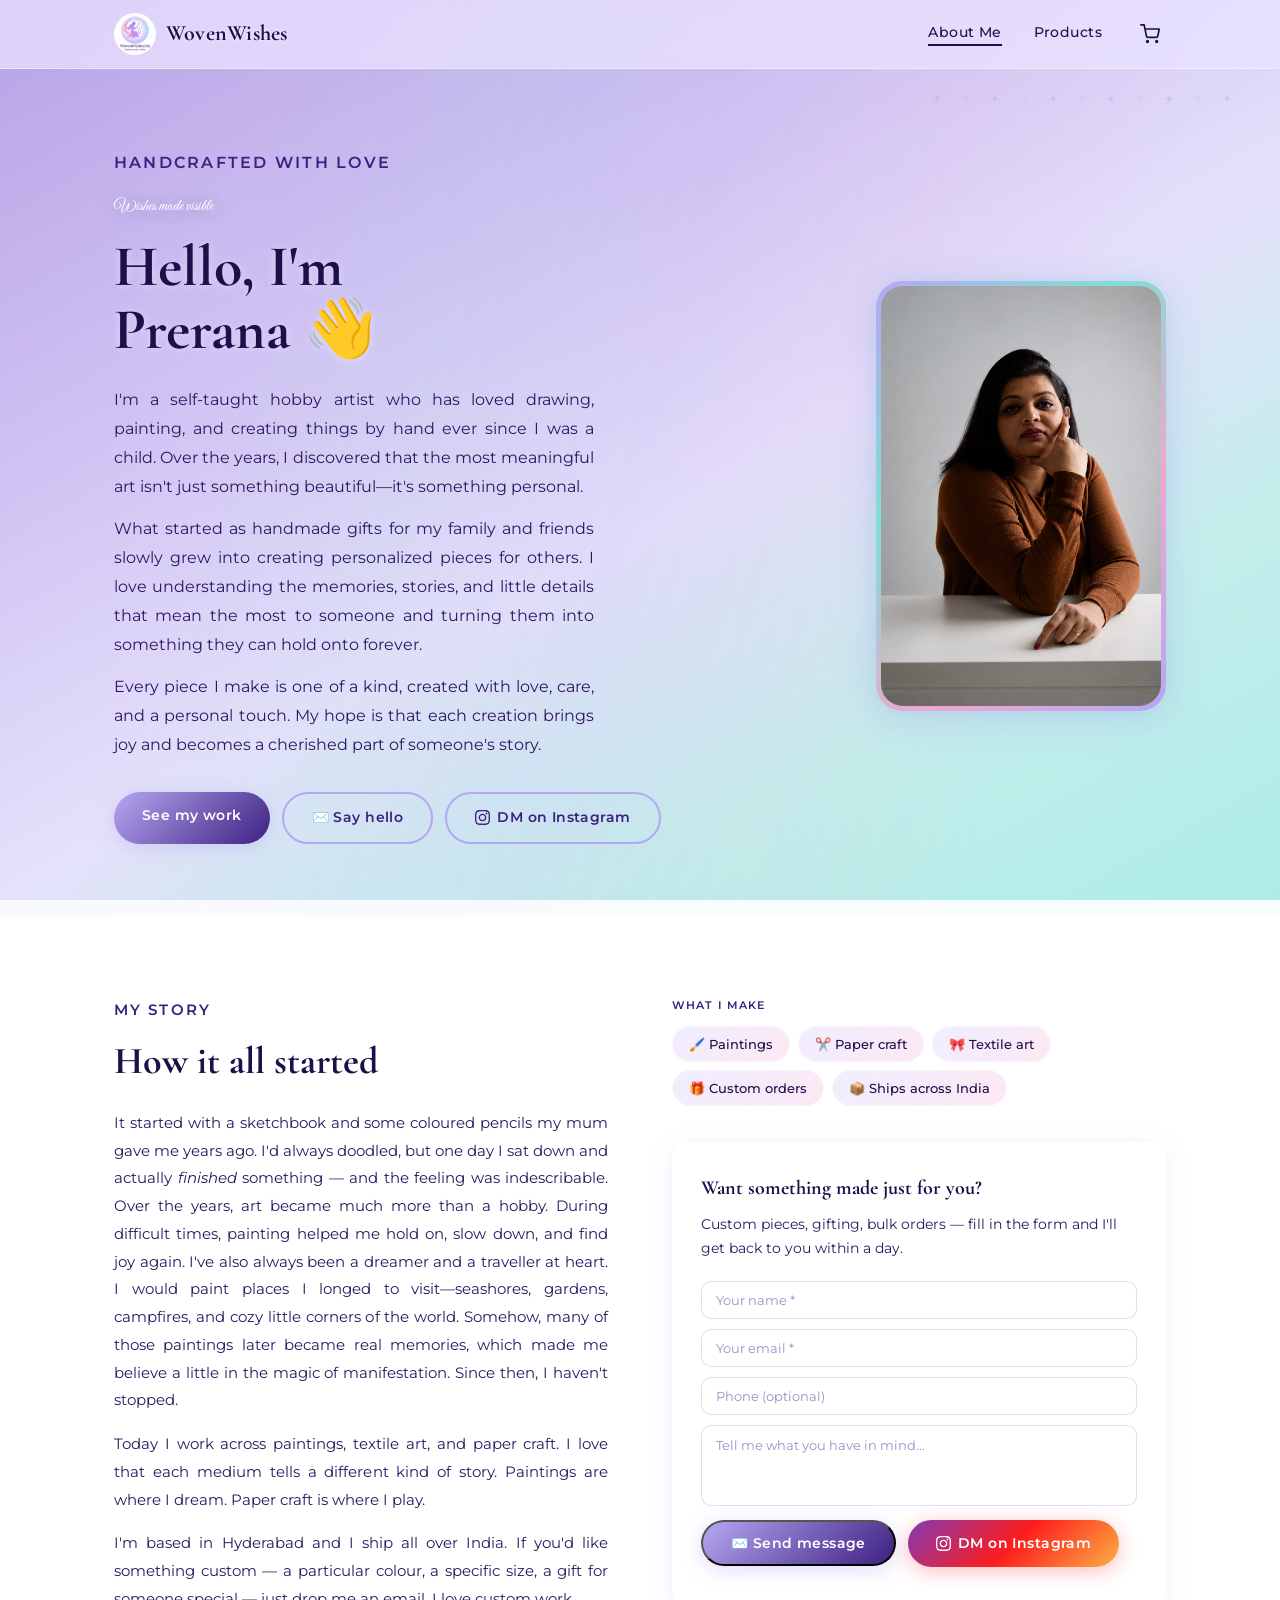
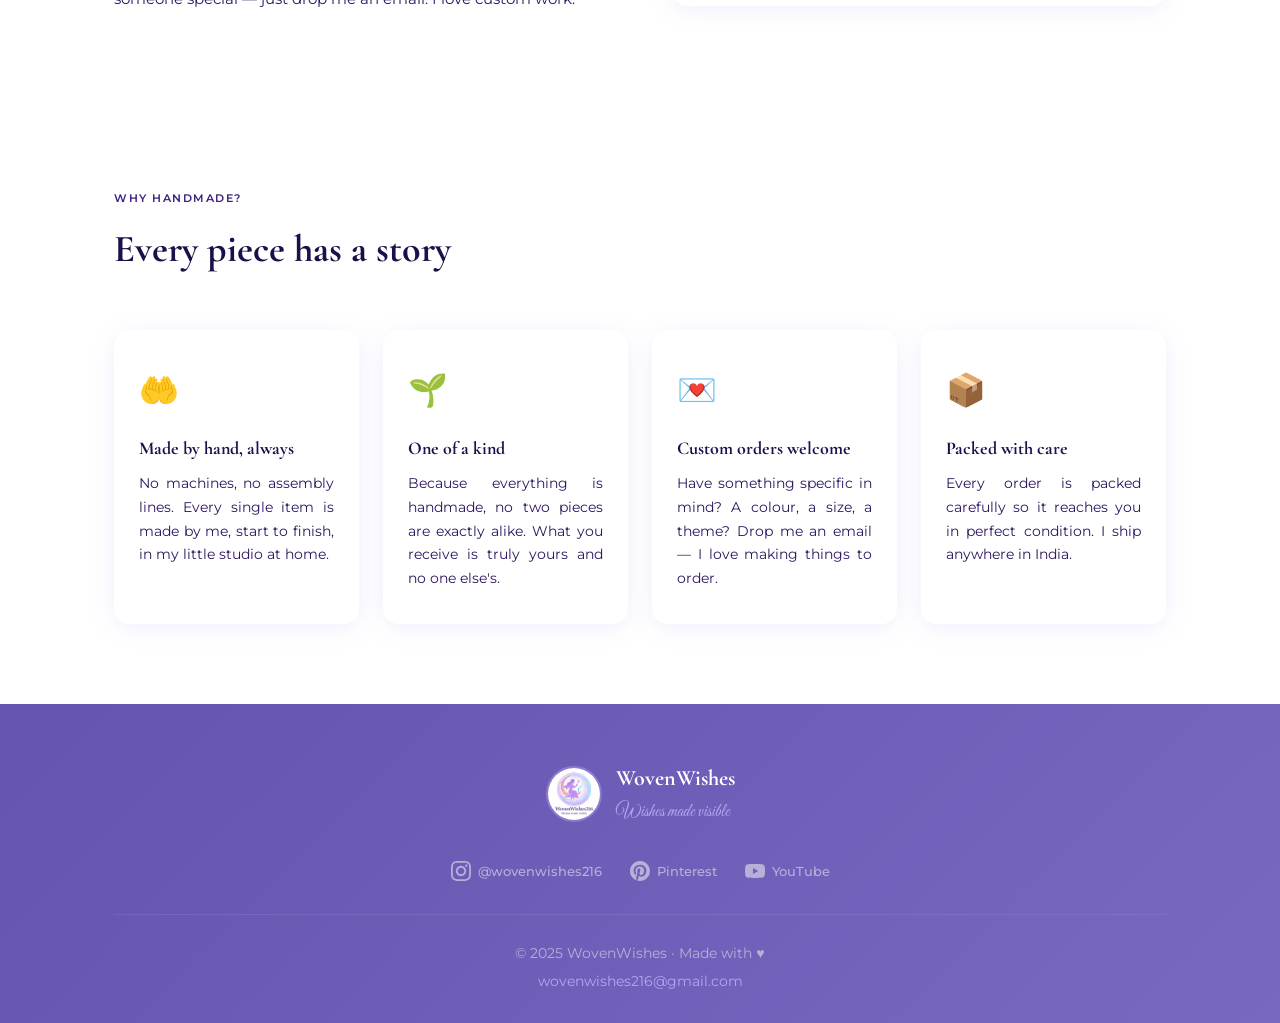
<file: about.html>
<!DOCTYPE html>
<html lang="en">
<head>
  <meta charset="UTF-8" />
  <meta name="viewport" content="width=device-width, initial-scale=1.0" />
  <title>About Me — WovenWishes</title>
  <link rel="icon" type="image/png" href="images/Logo_circular.png" />
  <!-- SEO & Open Graph -->
  <meta name="description" content="WovenWishes by Prerana — handmade arts and crafts from Hyderabad. Shop one-of-a-kind bookmarks, canvas paintings, mini canvases, coasters, rangoli, bottle decor and serving trays. Custom orders welcome. Ships across India." />
  <meta name="keywords" content="handmade crafts Hyderabad, custom paintings India, handmade bookmarks, mini canvas paintings, handmade gifts India, WovenWishes, Prerana artist, custom orders Hyderabad" />
  <meta name="author" content="Prerana, WovenWishes" />
  <meta name="robots" content="index, follow" />

  <!-- Open Graph (WhatsApp, Instagram, Facebook previews) -->
  <meta property="og:title" content="WovenWishes — Wishes made visible" />
  <meta property="og:description" content="Handmade arts and crafts by Prerana. One-of-a-kind pieces made with love — custom orders welcome, ships across India." />
  <meta property="og:image" content="images/Logo_circular.png" />
  <meta property="og:url" content="https://wovenwishes.netlify.app/" />
  <meta property="og:type" content="website" />
  <meta property="og:site_name" content="WovenWishes" />

  <!-- Twitter Card -->
  <meta name="twitter:card" content="summary_large_image" />
  <meta name="twitter:title" content="WovenWishes — Wishes made visible" />
  <meta name="twitter:description" content="Handmade arts and crafts by Prerana. Custom orders welcome, ships across India." />
  <meta name="twitter:image" content="images/Logo_circular.png" />

  <link rel="canonical" href="https://wovenwishes.netlify.app/" />
  <link rel="icon" type="image/png" href="images/Logo_circular.png" />
  <link rel="stylesheet" href="css/style.css" />
</head>
<body>
  <a href="#main-content" class="skip-link">Skip to main content</a>

  <!-- HEADER & NAVIGATION -->
  <header class="site-header">
    <div class="container">
      <a href="index.html" class="site-logo">
        <img src="images/Logo_circular.png" alt="WovenWishes logo" class="logo-img" loading="eager" decoding="async" />
        <span class="logo-text">WovenWishes</span>
      </a>
      <button class="nav-toggle" aria-label="Open navigation menu" aria-expanded="false" aria-controls="main-nav">
        <span></span><span></span><span></span>
      </button>
      <nav id="main-nav" class="main-nav" aria-label="Main navigation">
        <ul>
          <li><a href="about.html" class="nav-link active">About Me</a></li>
          <li><a href="index.html" class="nav-link">Products</a></li>
          <li>
            <button class="cart-nav-btn" id="cart-nav-btn" aria-label="Open cart" onclick="window.location='products.html'">
              <svg width="20" height="20" viewBox="0 0 24 24" fill="none" stroke="currentColor" stroke-width="2" stroke-linecap="round" stroke-linejoin="round"><circle cx="9" cy="21" r="1"/><circle cx="20" cy="21" r="1"/><path d="M1 1h4l2.68 13.39a2 2 0 0 0 2 1.61h9.72a2 2 0 0 0 2-1.61L23 6H6"/></svg>
              <span class="cart-count">0</span>
            </button>
          </li>
        </ul>
      </nav>
    </div>
  </header>

  <main id="main-content">

    <!-- ── HERO ── -->
    <section class="hero" aria-label="Introduction">
      <div class="container">
        <div class="hero-inner">

          <div class="hero-text">
            <p class="hero-eyebrow">Handcrafted with love</p>
            <p class="hero-tagline">Wishes made visible</p>
            <h1>Hello, I'm<br/>Prerana 👋</h1>
            
              <p>
                  I'm a self-taught hobby artist who has loved drawing, painting, and creating things by hand ever since I was a child. 
                  Over the years, I discovered that the most meaningful art isn't just something beautiful—it's something personal.
              </p>
              <p> 
                  What started as handmade gifts for my family and friends slowly grew into creating personalized pieces for others. 
                   I love understanding the memories, stories, and little details that mean the most to someone and turning them into something 
                  they can hold onto forever.
              </p>
              <p>
                   Every piece I make is one of a kind, created with love, care, and a personal touch. 
                   My hope is that each creation brings joy and becomes a cherished part of someone's story.
               </p>
            <div class="hero-actions">
              <a href="index.html" class="btn btn-primary">See my work</a>
              <a href="#contact-form" class="btn btn-secondary">✉️ Say hello</a>
              <a href="https://www.instagram.com/wovenwishes216" target="_blank" rel="noopener" class="btn btn-secondary">
                <svg width="15" height="15" viewBox="0 0 24 24" fill="currentColor"><path d="M12 2.163c3.204 0 3.584.012 4.85.07 3.252.148 4.771 1.691 4.919 4.919.058 1.265.069 1.645.069 4.849 0 3.205-.012 3.584-.069 4.849-.149 3.225-1.664 4.771-4.919 4.919-1.266.058-1.644.07-4.85.07-3.204 0-3.584-.012-4.849-.07-3.26-.149-4.771-1.699-4.919-4.92-.058-1.265-.07-1.644-.07-4.849 0-3.204.013-3.583.07-4.849.149-3.227 1.664-4.771 4.919-4.919 1.266-.057 1.645-.069 4.849-.069zm0-2.163c-3.259 0-3.667.014-4.947.072-4.358.2-6.78 2.618-6.98 6.98-.059 1.281-.073 1.689-.073 4.948 0 3.259.014 3.668.072 4.948.2 4.358 2.618 6.78 6.98 6.98 1.281.058 1.689.072 4.948.072 3.259 0 3.668-.014 4.948-.072 4.354-.2 6.782-2.618 6.979-6.98.059-1.28.073-1.689.073-4.948 0-3.259-.014-3.667-.072-4.947-.196-4.354-2.617-6.78-6.979-6.98-1.281-.059-1.69-.073-4.949-.073zm0 5.838c-3.403 0-6.162 2.759-6.162 6.162s2.759 6.163 6.162 6.163 6.162-2.759 6.162-6.163c0-3.403-2.759-6.162-6.162-6.162zm0 10.162c-2.209 0-4-1.79-4-4 0-2.209 1.791-4 4-4s4 1.791 4 4c0 2.21-1.791 4-4 4zm6.406-11.845c-.796 0-1.441.645-1.441 1.44s.645 1.44 1.441 1.44c.795 0 1.439-.645 1.439-1.44s-.644-1.44-1.439-1.44z"/></svg>
                DM on Instagram
              </a>
            </div>
          </div>

          <div class="hero-image">
            <!--
              HOW TO ADD YOUR PHOTO:
              1. Save your photo into the images/ folder
                 (e.g. images/my-photo.jpg)
              2. Replace the <div class="photo-placeholder"> below with:
                 <img src="images/my-photo.jpg" alt="Prerana, artist" class="artist-photo" />
            -->
            <!--
            <div class="photo-placeholder" aria-label="Photo of the artist">
              <div class="photo-placeholder-inner">
                <span class="photo-icon">🎨</span>
                <span>Your photo here</span>
                <span class="photo-hint">See comment in code to add it</span>
              </div>
            </div>
            -->
            <img src="images/IMG_aboutme.png" alt="Prerana, artist" class="artist-photo" loading="lazy" decoding="async" />
          </div>
        
        </div>
      </div>
    </section>

    <!-- ── MY STORY ── -->
    <section class="story-section" aria-label="My story">
      <div class="container">
        <div class="story-inner">

          <div class="story-text">
            <p class="section-eyebrow">My story</p>
            <h2>How it all started</h2>
           
            <p>
              It started with a sketchbook and some coloured pencils my mum gave me
              years ago. I'd always doodled, but one day I sat down and actually
              <em>finished</em> something — and the feeling was indescribable.
              Over the years, art became much more than a hobby. During difficult times, 
              painting helped me hold on, slow down, and find joy again. 
              I've also always been a dreamer and a traveller at heart. 
              I would paint places I longed to visit—seashores, gardens, campfires, 
              and cozy little corners of the world. Somehow, many of those paintings later became real memories, 
              which made me believe a little in the magic of manifestation.
              Since then, I haven't stopped.
            </p>
            <p>
              Today I work across paintings, textile art, and paper craft.
              I love that each medium tells a different kind of story. Paintings are
              where I dream. Paper craft is where I play.
            </p>
            <p>
              I'm based in Hyderabad and I ship all over India. If you'd like
              something custom — a particular colour, a specific size, a gift for
              someone special — just drop me an email. I love custom work.
            </p>
          </div>

          <!-- What I make — craft type tags -->
          <div class="story-crafts">
            <p class="crafts-label">What I make</p>
            <div class="craft-tags">
              <span class="craft-tag">🖌️ Paintings</span>
              <span class="craft-tag">✂️ Paper craft</span>
              <span class="craft-tag">🎀 Textile art</span>
              <span class="craft-tag">🎁 Custom orders</span>
              <span class="craft-tag">📦 Ships across India</span>
            </div>

            <!-- Contact form card -->
            <div class="contact-card">
              <p class="contact-card-title">Want something made just for you?</p>
              <p class="contact-card-text">
                Custom pieces, gifting, bulk orders — fill in the form and I'll get back to you within a day.
              </p>
              <form id="contact-form" class="contact-form" novalidate>
                <input type="text"  id="contact-name"    name="name"    placeholder="Your name *"       class="cart-input" required />
                <input type="email" id="contact-email"   name="email"   placeholder="Your email *"      class="cart-input" required />
                <input type="tel"   id="contact-phone"   name="phone"   placeholder="Phone (optional)"  class="cart-input" />
                <textarea           id="contact-message" name="message" placeholder="Tell me what you have in mind..." class="cart-input cart-textarea" rows="3"></textarea>
                <div class="contact-form-actions">
                  <button type="submit" class="btn btn-primary contact-submit-btn">✉️ Send message</button>
                  <a href="https://www.instagram.com/wovenwishes216" target="_blank" rel="noopener" class="btn btn-instagram-gradient">
                    <svg width="15" height="15" viewBox="0 0 24 24" fill="currentColor"><path d="M12 2.163c3.204 0 3.584.012 4.85.07 3.252.148 4.771 1.691 4.919 4.919.058 1.265.069 1.645.069 4.849 0 3.205-.012 3.584-.069 4.849-.149 3.225-1.664 4.771-4.919 4.919-1.266.058-1.644.07-4.85.07-3.204 0-3.584-.012-4.849-.07-3.26-.149-4.771-1.699-4.919-4.92-.058-1.265-.07-1.644-.07-4.849 0-3.204.013-3.583.07-4.849.149-3.227 1.664-4.771 4.919-4.919 1.266-.057 1.645-.069 4.849-.069zm0-2.163c-3.259 0-3.667.014-4.947.072-4.358.2-6.78 2.618-6.98 6.98-.059 1.281-.073 1.689-.073 4.948 0 3.259.014 3.668.072 4.948.2 4.358 2.618 6.78 6.98 6.98 1.281.058 1.689.072 4.948.072 3.259 0 3.668-.014 4.948-.072 4.354-.2 6.782-2.618 6.979-6.98.059-1.28.073-1.689.073-4.948 0-3.259-.014-3.667-.072-4.947-.196-4.354-2.617-6.78-6.979-6.98-1.281-.059-1.69-.073-4.949-.073zm0 5.838c-3.403 0-6.162 2.759-6.162 6.162s2.759 6.163 6.162 6.163 6.162-2.759 6.162-6.163c0-3.403-2.759-6.162-6.162-6.162zm0 10.162c-2.209 0-4-1.79-4-4 0-2.209 1.791-4 4-4s4 1.791 4 4c0 2.21-1.791 4-4 4zm6.406-11.845c-.796 0-1.441.645-1.441 1.44s.645 1.44 1.441 1.44c.795 0 1.439-.645 1.439-1.44s-.644-1.44-1.439-1.44z"/></svg>
                    DM on Instagram
                  </a>
                </div>
                <p class="cart-note" id="contact-status"></p>
              </form>
            </div>
          </div>

        </div>
      </div>
    </section>

    <!-- ── WHY HANDMADE ── -->
    <section class="features-section" aria-label="Why handmade">
      <div class="container">
        <p class="section-eyebrow">Why handmade?</p>
        <h2>Every piece has a story</h2>
        <div class="features-grid">

          <div class="feature-card">
            <div class="feature-icon" aria-hidden="true">🤲</div>
            <h3>Made by hand, always</h3>
            <p>No machines, no assembly lines. Every single item is made by me, start to finish, in my little studio at home.</p>
          </div>

          <div class="feature-card">
            <div class="feature-icon" aria-hidden="true">🌱</div>
            <h3>One of a kind</h3>
            <p>Because everything is handmade, no two pieces are exactly alike. What you receive is truly yours and no one else's.</p>
          </div>

          <div class="feature-card">
            <div class="feature-icon" aria-hidden="true">💌</div>
            <h3>Custom orders welcome</h3>
            <p>Have something specific in mind? A colour, a size, a theme? Drop me an email — I love making things to order.</p>
          </div>

          <div class="feature-card">
            <div class="feature-icon" aria-hidden="true">📦</div>
            <h3>Packed with care</h3>
            <p>Every order is packed carefully so it reaches you in perfect condition. I ship anywhere in India.</p>
          </div>

        </div>
      </div>
    </section>

  </main>

  <!-- FOOTER -->
  <footer class="site-footer" role="contentinfo" aria-label="Site footer">
    <div class="container">
      <div class="footer-logo">
        <img src="images/Logo_circular.png" alt="WovenWishes" class="footer-logo-img" loading="lazy" decoding="async" />
        <div>
          <p class="footer-brand">WovenWishes</p>
          <p class="footer-tagline">Wishes made visible</p>
        </div>
      </div>
      <div class="footer-social">
        <a href="https://www.instagram.com/wovenwishes216" target="_blank" rel="noopener" aria-label="Instagram">
          <svg width="20" height="20" viewBox="0 0 24 24" fill="currentColor"><path d="M12 2.163c3.204 0 3.584.012 4.85.07 3.252.148 4.771 1.691 4.919 4.919.058 1.265.069 1.645.069 4.849 0 3.205-.012 3.584-.069 4.849-.149 3.225-1.664 4.771-4.919 4.919-1.266.058-1.644.07-4.85.07-3.204 0-3.584-.012-4.849-.07-3.26-.149-4.771-1.699-4.919-4.92-.058-1.265-.07-1.644-.07-4.849 0-3.204.013-3.583.07-4.849.149-3.227 1.664-4.771 4.919-4.919 1.266-.057 1.645-.069 4.849-.069zm0-2.163c-3.259 0-3.667.014-4.947.072-4.358.2-6.78 2.618-6.98 6.98-.059 1.281-.073 1.689-.073 4.948 0 3.259.014 3.668.072 4.948.2 4.358 2.618 6.78 6.98 6.98 1.281.058 1.689.072 4.948.072 3.259 0 3.668-.014 4.948-.072 4.354-.2 6.782-2.618 6.979-6.98.059-1.28.073-1.689.073-4.948 0-3.259-.014-3.667-.072-4.947-.196-4.354-2.617-6.78-6.979-6.98-1.281-.059-1.69-.073-4.949-.073zm0 5.838c-3.403 0-6.162 2.759-6.162 6.162s2.759 6.163 6.162 6.163 6.162-2.759 6.162-6.163c0-3.403-2.759-6.162-6.162-6.162zm0 10.162c-2.209 0-4-1.79-4-4 0-2.209 1.791-4 4-4s4 1.791 4 4c0 2.21-1.791 4-4 4zm6.406-11.845c-.796 0-1.441.645-1.441 1.44s.645 1.44 1.441 1.44c.795 0 1.439-.645 1.439-1.44s-.644-1.44-1.439-1.44z"/></svg>
          <span>@wovenwishes216</span>
        </a>
        <a href="https://www.pinterest.com/wovenwishes216" target="_blank" rel="noopener" aria-label="Pinterest">
          <svg width="20" height="20" viewBox="0 0 24 24" fill="currentColor"><path d="M12 0c-6.627 0-12 5.372-12 12 0 5.084 3.163 9.426 7.627 11.174-.105-.949-.2-2.405.042-3.441.218-.937 1.407-5.965 1.407-5.965s-.359-.719-.359-1.782c0-1.668.967-2.914 2.171-2.914 1.023 0 1.518.769 1.518 1.69 0 1.029-.655 2.568-.994 3.995-.283 1.194.599 2.169 1.777 2.169 2.133 0 3.772-2.249 3.772-5.495 0-2.873-2.064-4.882-5.012-4.882-3.414 0-5.418 2.561-5.418 5.207 0 1.031.397 2.138.893 2.738a.36.36 0 0 1 .083.345l-.333 1.36c-.053.22-.174.267-.402.161-1.499-.698-2.436-2.889-2.436-4.649 0-3.785 2.75-7.262 7.929-7.262 4.163 0 7.398 2.967 7.398 6.931 0 4.136-2.607 7.464-6.227 7.464-1.216 0-2.359-.632-2.75-1.378l-.748 2.853c-.271 1.043-1.002 2.35-1.492 3.146 1.124.347 2.317.535 3.554.535 6.627 0 12-5.373 12-12 0-6.628-5.373-12-12-12z"/></svg>
          <span>Pinterest</span>
        </a>
        <a href="https://www.youtube.com/@WovenWishes216" target="_blank" rel="noopener" aria-label="YouTube">
          <svg width="20" height="20" viewBox="0 0 24 24" fill="currentColor"><path d="M23.495 6.205a3.007 3.007 0 0 0-2.088-2.088c-1.87-.501-9.396-.501-9.396-.501s-7.507-.01-9.396.501A3.007 3.007 0 0 0 .527 6.205a31.247 31.247 0 0 0-.522 5.805 31.247 31.247 0 0 0 .522 5.783 3.007 3.007 0 0 0 2.088 2.088c1.868.502 9.396.502 9.396.502s7.506 0 9.396-.502a3.007 3.007 0 0 0 2.088-2.088 31.247 31.247 0 0 0 .5-5.783 31.247 31.247 0 0 0-.5-5.805zM9.609 15.601V8.408l6.264 3.602z"/></svg>
          <span>YouTube</span>
        </a>
      </div>
      <div class="footer-bottom">
        <p>© 2025 WovenWishes · Made with ♥</p>
        <p><a href="mailto:wovenwishes216@gmail.com">wovenwishes216@gmail.com</a></p>
      </div>
    </div>
  </footer>

  <script src="js/nav.js"></script>
  <script>
    // Contact form — Formspree
    var contactForm = document.getElementById('contact-form');
    if (contactForm) {
      contactForm.addEventListener('submit', function(e) {
        e.preventDefault();
        var name    = document.getElementById('contact-name').value.trim();
        var email   = document.getElementById('contact-email').value.trim();
        var phone   = document.getElementById('contact-phone').value.trim();
        var message = document.getElementById('contact-message').value.trim();
        var status  = document.getElementById('contact-status');

        if (!name || !email) {
          status.textContent = 'Please enter your name and email.';
          status.style.color = '#fd1d1d';
          return;
        }

        var submitBtn = contactForm.querySelector('.contact-submit-btn');
        submitBtn.textContent = 'Sending...';
        submitBtn.disabled = true;

        fetch('https://formspree.io/f/mjgdlonr', {
          method: 'POST',
          headers: { 'Accept': 'application/json', 'Content-Type': 'application/json' },
          body: JSON.stringify({
            name: name, email: email,
            phone: phone || 'Not provided',
            message: message || 'No message'
          })
        })
        .then(function(res) {
          if (res.ok) {
            contactForm.reset();
            contactForm.innerHTML =
              '<div class="cart-confirmation">' +
              '<div class="cart-confirm-icon">✨</div>' +
              '<h3>Message sent!</h3>' +
              '<p>Thank you ' + name + '! Prerana will get back to you within 24 hours.</p>' +
              '<div class="cart-confirm-status">⏳ Awaiting reply</div>' +
              '</div>';
          } else {
            status.textContent = 'Something went wrong. Please try again.';
            status.style.color = '#fd1d1d';
            submitBtn.textContent = '✉️ Send message';
            submitBtn.disabled = false;
          }
        })
        .catch(function() {
          status.textContent = 'Network error. Please try again.';
          status.style.color = '#fd1d1d';
          submitBtn.textContent = '✉️ Send message';
          submitBtn.disabled = false;
        });
      });
    }
  </script>
</body>
</html>
</file>
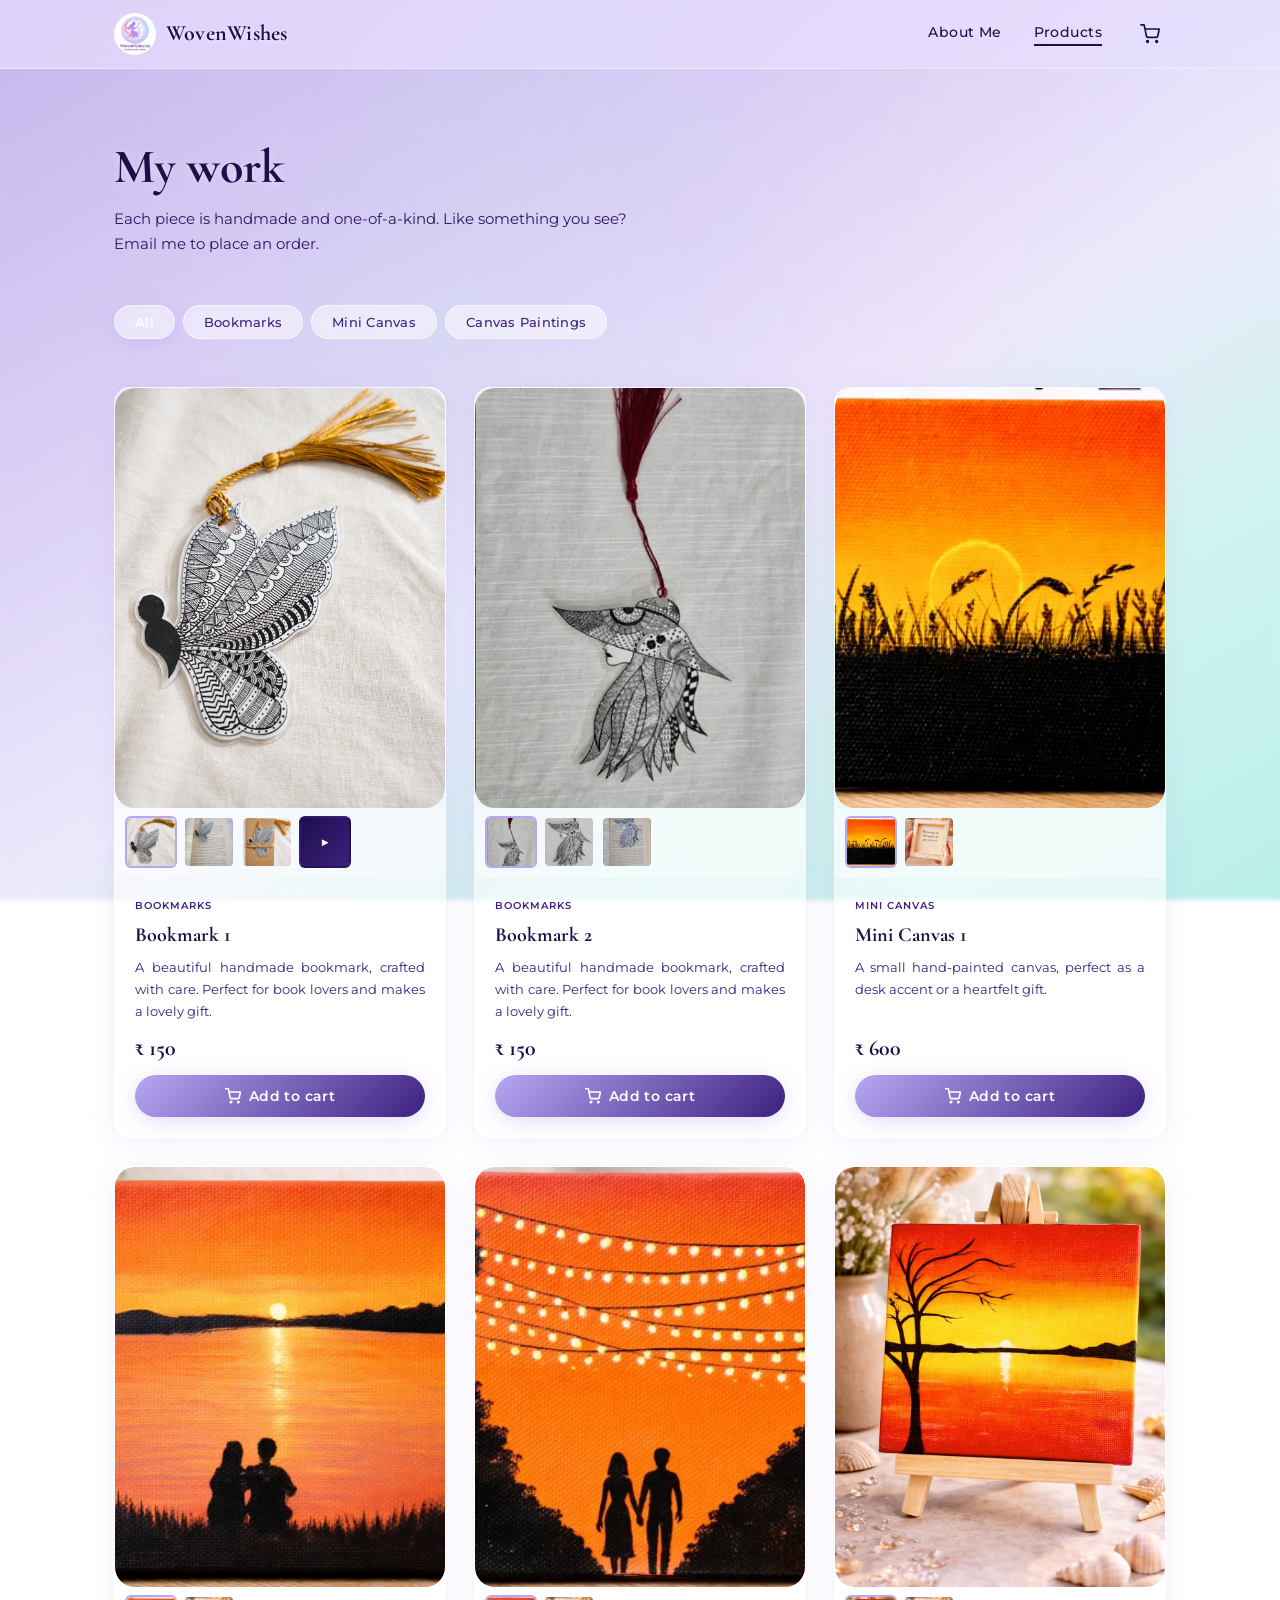
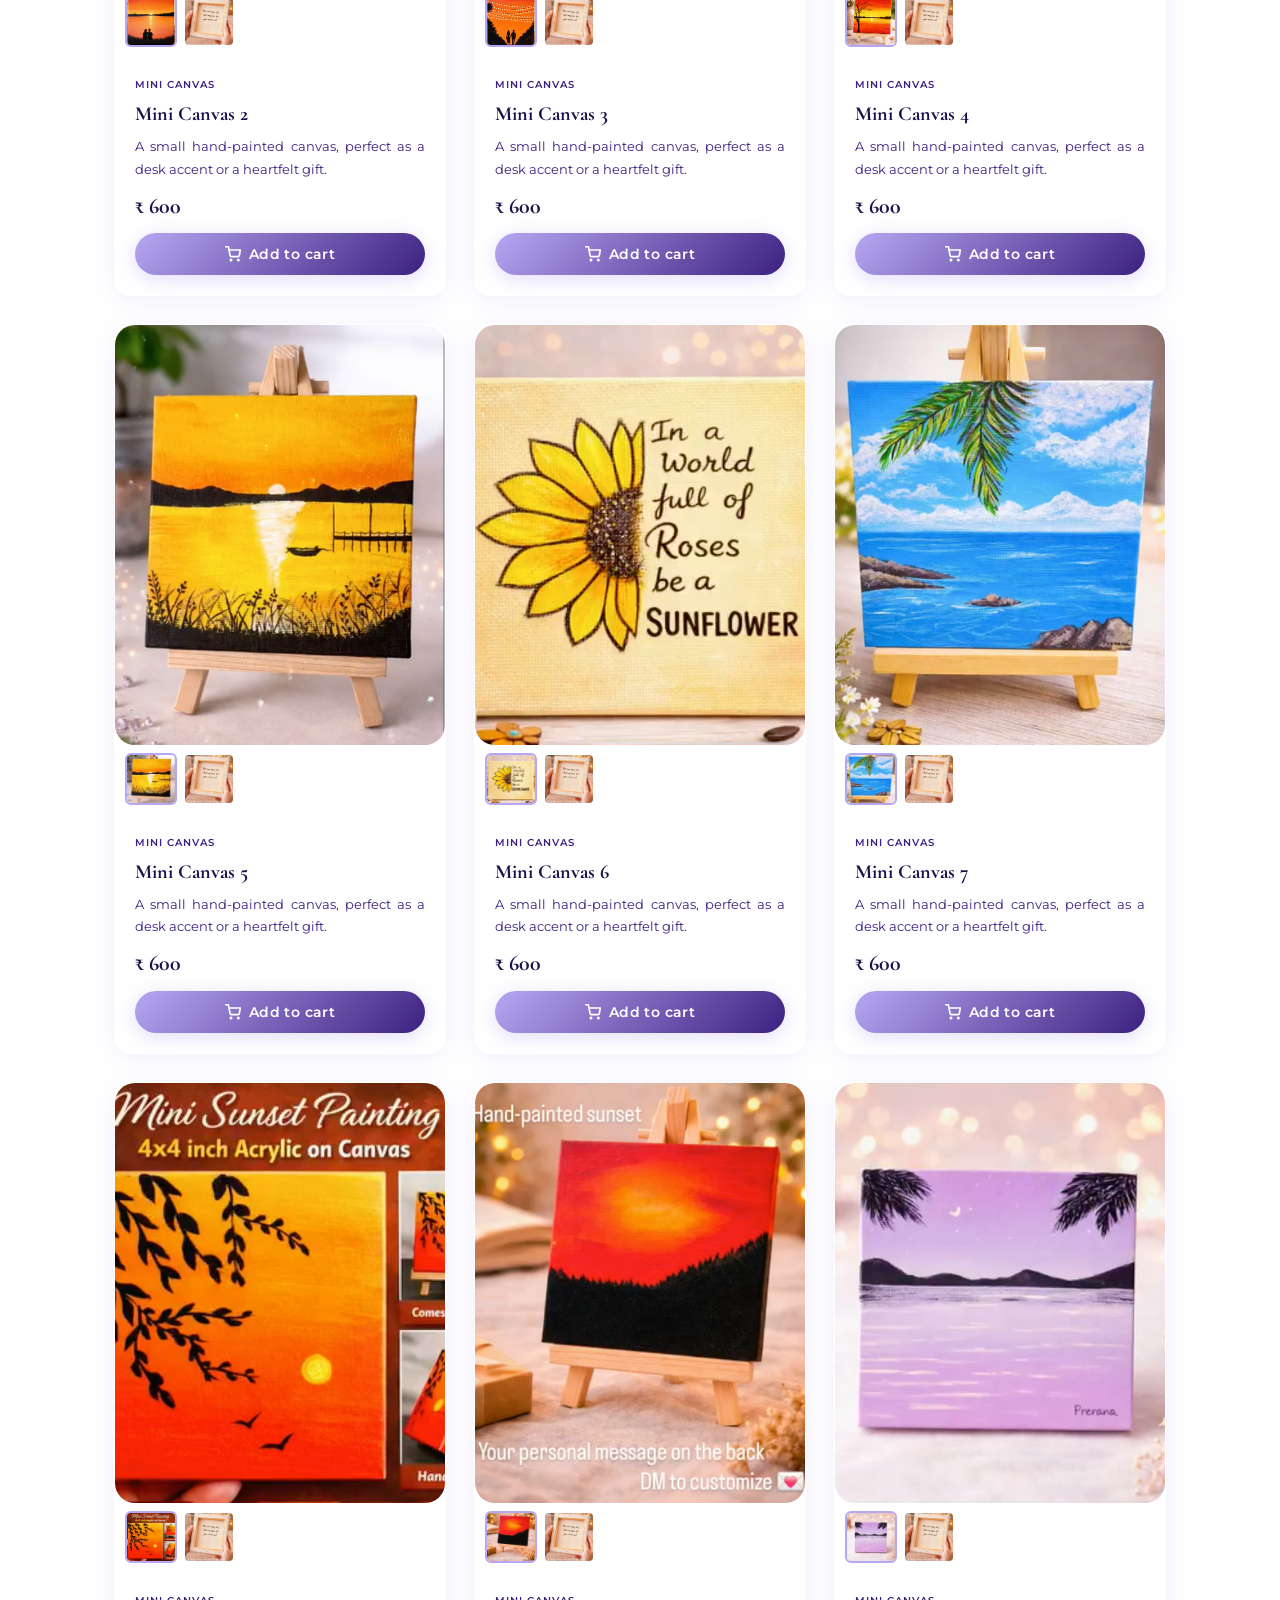
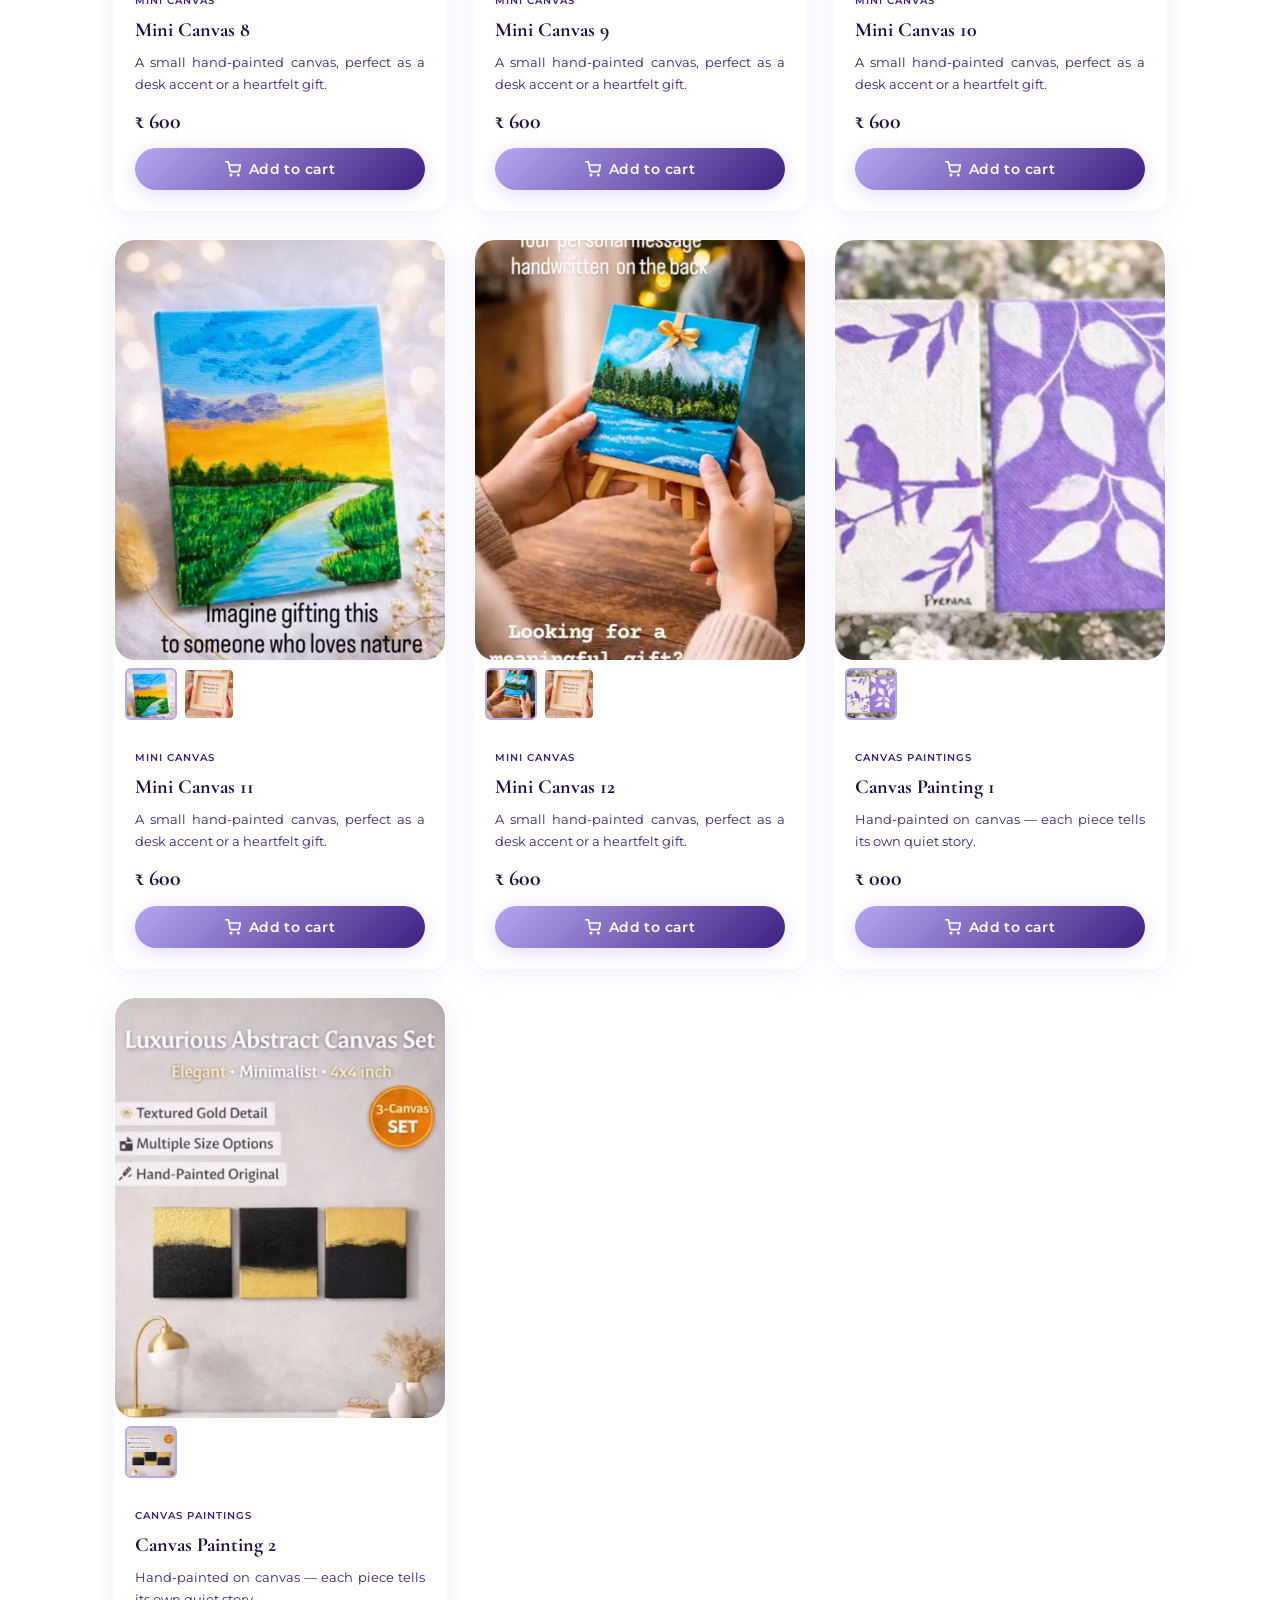
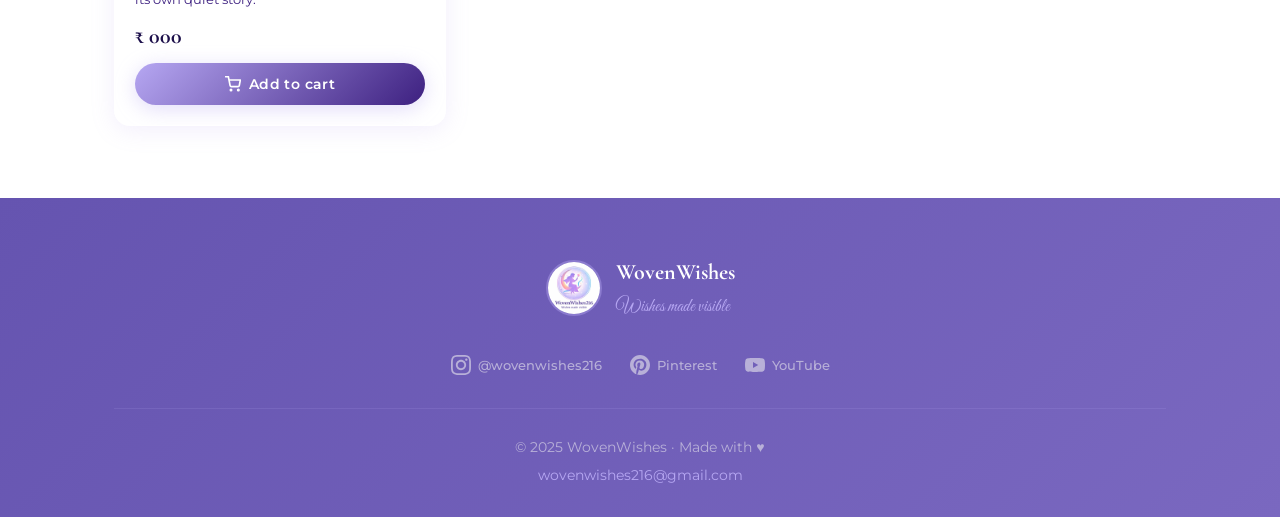
<file: products.html>
<!DOCTYPE html>
<html lang="en">
<head>
  <meta charset="UTF-8" />
  <meta name="viewport" content="width=device-width, initial-scale=1.0" />
  <title>Products — WovenWishes</title>
  <link rel="icon" type="image/png" href="images/Logo_circular.png" />
  <!-- SEO & Open Graph -->
  <meta name="description" content="Shop WovenWishes handmade products — bookmarks, canvas paintings, mini canvases, coasters, rangoli, bottle decor and serving trays. Each piece is one-of-a-kind. Ships across India." />
  <meta name="keywords" content="handmade bookmarks India, canvas paintings Hyderabad, mini canvas art, handmade coasters, rangoli art, custom gifts India, WovenWishes shop" />
  <meta name="author" content="Prerana, WovenWishes" />
  <meta name="robots" content="index, follow" />

  <!-- Open Graph -->
  <meta property="og:title" content="Shop — WovenWishes" />
  <meta property="og:description" content="Browse handmade bookmarks, paintings, coasters, rangoli and more. Custom orders welcome. Ships across India." />
  <meta property="og:image" content="images/Logo_circular.png" />
  <meta property="og:url" content="https://wovenwishes.netlify.app/products.html" />
  <meta property="og:type" content="website" />
  <meta property="og:site_name" content="WovenWishes" />

  <!-- Twitter Card -->
  <meta name="twitter:card" content="summary_large_image" />
  <meta name="twitter:title" content="Shop — WovenWishes" />
  <meta name="twitter:description" content="Browse handmade bookmarks, paintings, coasters, rangoli and more." />
  <meta name="twitter:image" content="images/Logo_circular.png" />

  <link rel="canonical" href="https://wovenwishes.netlify.app/products.html" />
  <link rel="icon" type="image/png" href="images/Logo_circular.png" />
  <link rel="stylesheet" href="css/style.css" />
</head>
<body>
  <a href="#main-content" class="skip-link">Skip to main content</a>

  <header class="site-header">
    <div class="container">
      <a href="index.html" class="site-logo">
        <img src="images/Logo_circular.png" alt="WovenWishes logo" class="logo-img" loading="eager" decoding="async" />
        <span class="logo-text">WovenWishes</span>
      </a>
      <button class="nav-toggle" aria-label="Open navigation menu" aria-expanded="false" aria-controls="main-nav">
        <span></span><span></span><span></span>
      </button>
      <nav id="main-nav" class="main-nav" aria-label="Main navigation">
        <ul>
          <li><a href="index.html" class="nav-link">About Me</a></li>
          <li><a href="products.html" class="nav-link active">Products</a></li>
          <li>
            <button class="cart-nav-btn" id="cart-nav-btn" aria-label="Open cart">
              <svg width="20" height="20" viewBox="0 0 24 24" fill="none" stroke="currentColor" stroke-width="2" stroke-linecap="round" stroke-linejoin="round"><circle cx="9" cy="21" r="1"/><circle cx="20" cy="21" r="1"/><path d="M1 1h4l2.68 13.39a2 2 0 0 0 2 1.61h9.72a2 2 0 0 0 2-1.61L23 6H6"/></svg>
              <span class="cart-count" id="cart-count">0</span>
            </button>
          </li>
        </ul>
      </nav>
    </div>
  </header>

  <main id="main-content">
    <section class="products-section">
      <div class="container">

        <div class="section-header">
          <h1>My work</h1>
          <p>Each piece is handmade and one-of-a-kind. Like something you see? Email me to place an order.</p>
        </div>

        <div class="category-tabs" role="tablist" aria-label="Product categories">
          <button class="tab-btn active" role="tab" aria-selected="true"  data-category="all">All</button>
          <button class="tab-btn" role="tab" aria-selected="false" data-category="bookmarks">Bookmarks</button>
          <button class="tab-btn" role="tab" aria-selected="false" data-category="mini-canvas">Mini Canvas</button>
          <button class="tab-btn" role="tab" aria-selected="false" data-category="canvas-paintings">Canvas Paintings</button>
        <!-- ENable as and when completed
          <button class="tab-btn" role="tab" aria-selected="false" data-category="coasters">Coasters</button>
          <button class="tab-btn" role="tab" aria-selected="false" data-category="bottle-decors">Bottle Decors</button>
          <button class="tab-btn" role="tab" aria-selected="false" data-category="rangoli">Rangoli</button>
          <button class="tab-btn" role="tab" aria-selected="false" data-category="serving-trays">Serving Trays</button>
        -->
        </div>

        <div class="products-grid" id="products-grid">

          <!-- ═══════════════ BOOKMARKS ═══════════════ -->

          <article class="product-card" data-category="bookmarks">
            <a href="images/products/Bookmarks/bookmark1-1.png" target="_blank" class="main-img-link">
              <img loading="lazy" decoding="async" class="main-img" src="images/products/Bookmarks/bookmark1-1.png" alt="Bookmark 1" />
            </a>
            <div class="thumb-strip">
              <img loading="lazy" decoding="async" class="thumb-img active-thumb" src="images/products/Bookmarks/bookmark1-1.png" data-full="images/products/Bookmarks/bookmark1-1.png" alt="View 1" />
              <img loading="lazy" decoding="async" class="thumb-img" src="images/products/Bookmarks/bookmark1-2.png" data-full="images/products/Bookmarks/bookmark1-2.png" alt="View 2" />
              <img loading="lazy" decoding="async" class="thumb-img" src="images/products/Bookmarks/bookmark1-3.png" data-full="images/products/Bookmarks/bookmark1-3.png" alt="View 3" />
              <a class="thumb-video" href="images/products/Bookmarks/bookmark1.mp4" target="_blank" title="Watch video">▶</a>
            </div>
            <div class="product-info">
              <span class="product-category-tag">Bookmarks</span>
              <h2 class="product-name">Bookmark 1</h2>
              <p class="product-description">A beautiful handmade bookmark, crafted with care. Perfect for book lovers and makes a lovely gift.</p>
              <p class="product-price">₹ 150</p>
              <button class="btn btn-cart" 
                data-name="Bookmark 1"
                onclick="addToCart(this)"
                aria-label="Add Bookmark 1 to cart">
                <svg width="16" height="16" viewBox="0 0 24 24" fill="none" stroke="currentColor" stroke-width="2.5" stroke-linecap="round" stroke-linejoin="round"><circle cx="9" cy="21" r="1"/><circle cx="20" cy="21" r="1"/><path d="M1 1h4l2.68 13.39a2 2 0 0 0 2 1.61h9.72a2 2 0 0 0 2-1.61L23 6H6"/></svg>
                Add to cart
              </button>
            </div>
          </article>

          <article class="product-card" data-category="bookmarks">
            <a href="images/products/Bookmarks/bookmark2-1.png" target="_blank" class="main-img-link">
              <img loading="lazy" decoding="async" class="main-img" src="images/products/Bookmarks/bookmark2-1.png" alt="Bookmark 2" />
            </a>
            <div class="thumb-strip">
              <img loading="lazy" decoding="async" class="thumb-img active-thumb" src="images/products/Bookmarks/bookmark2-1.png" data-full="images/products/Bookmarks/bookmark2-1.png" alt="View 1" />
              <img loading="lazy" decoding="async" class="thumb-img" src="images/products/Bookmarks/bookmark2-2.png" data-full="images/products/Bookmarks/bookmark2-2.png" alt="View 2" />
              <img loading="lazy" decoding="async" class="thumb-img" src="images/products/Bookmarks/bookmark2-3.png" data-full="images/products/Bookmarks/bookmark2-3.png" alt="View 3" />
            </div>
            <div class="product-info">
              <span class="product-category-tag">Bookmarks</span>
              <h2 class="product-name">Bookmark 2</h2>
              <p class="product-description">A beautiful handmade bookmark, crafted with care. Perfect for book lovers and makes a lovely gift.</p>
              <p class="product-price">₹ 150</p>
              <button class="btn btn-cart" 
                data-name="Bookmark 2"
                onclick="addToCart(this)"
                aria-label="Add Bookmark 2 to cart">
                <svg width="16" height="16" viewBox="0 0 24 24" fill="none" stroke="currentColor" stroke-width="2.5" stroke-linecap="round" stroke-linejoin="round"><circle cx="9" cy="21" r="1"/><circle cx="20" cy="21" r="1"/><path d="M1 1h4l2.68 13.39a2 2 0 0 0 2 1.61h9.72a2 2 0 0 0 2-1.61L23 6H6"/></svg>
                Add to cart
              </button>
            </div>
          </article>

          

          <!-- ═══════════════ MINI CANVAS ═══════════════ -->

          <article class="product-card" data-category="mini-canvas">
            <a href="images/products/Mini Canvas/minicanvas1-1.png" target="_blank" class="main-img-link">
              <img loading="lazy" decoding="async" class="main-img" src="images/products/Mini Canvas/minicanvas1-1.png" alt="Mini Canvas 1" />
            </a>
            <div class="thumb-strip">
              <img loading="lazy" decoding="async" class="thumb-img active-thumb" src="images/products/Mini Canvas/minicanvas1-1.png" data-full="images/products/Mini Canvas/minicanvas1-1.png" alt="View 1" />
              <img loading="lazy" decoding="async" class="thumb-img" src="images/products/Mini Canvas/minicanvasback.png" data-full="images/products/Mini Canvas/minicanvasback.png" alt="View 5" />
            <!--  <img loading="lazy" decoding="async" class="thumb-img" src="images/products/Mini Canvas/minicanvas1-2.png" data-full="images/products/Mini Canvas/minicanvas1-2.png" alt="View 2" />
              <img loading="lazy" decoding="async" class="thumb-img" src="images/products/Mini Canvas/minicanvas1-3.png" data-full="images/products/Mini Canvas/minicanvas1-3.png" alt="View 3" />
              <a class="thumb-video" href="images/products/Mini Canvas/minicanvas1.mp4" target="_blank" title="Watch video">▶</a>
              -->
            </div>
            <div class="product-info">
              <span class="product-category-tag">Mini Canvas</span>
              <h2 class="product-name">Mini Canvas 1</h2>
              <p class="product-description">A small hand-painted canvas, perfect as a desk accent or a heartfelt gift.</p>
              <p class="product-price">₹ 600</p>
              <button class="btn btn-cart" 
                data-name="Mini Canvas 1"
                onclick="addToCart(this)"
                aria-label="Add Mini Canvas 1 to cart">
                <svg width="16" height="16" viewBox="0 0 24 24" fill="none" stroke="currentColor" stroke-width="2.5" stroke-linecap="round" stroke-linejoin="round"><circle cx="9" cy="21" r="1"/><circle cx="20" cy="21" r="1"/><path d="M1 1h4l2.68 13.39a2 2 0 0 0 2 1.61h9.72a2 2 0 0 0 2-1.61L23 6H6"/></svg>
                Add to cart
              </button>
            </div>
          </article>

          <article class="product-card" data-category="mini-canvas">
            <a href="images/products/Mini Canvas/minicanvas2-1.png" target="_blank" class="main-img-link">
              <img loading="lazy" decoding="async" class="main-img" src="images/products/Mini Canvas/minicanvas2-1.png" alt="Mini Canvas 2" />
            </a>
            <div class="thumb-strip">
              <img loading="lazy" decoding="async" class="thumb-img active-thumb" src="images/products/Mini Canvas/minicanvas2-1.png" data-full="images/products/Mini Canvas/minicanvas2-1.png" alt="View 1" />
              <img loading="lazy" decoding="async" class="thumb-img" src="images/products/Mini Canvas/minicanvasback.png" data-full="images/products/Mini Canvas/minicanvasback.png" alt="View 5" />
            <!--  <img loading="lazy" decoding="async" class="thumb-img" src="images/products/Mini Canvas/minicanvas2-2.png" data-full="images/products/Mini Canvas/minicanvas2-2.png" alt="View 2" />
              <img loading="lazy" decoding="async" class="thumb-img" src="images/products/Mini Canvas/minicanvas2-3.png" data-full="images/products/Mini Canvas/minicanvas2-3.png" alt="View 3" />
              <a class="thumb-video" href="images/products/Mini Canvas/minicanvas2.mp4" target="_blank" title="Watch video">▶</a>
              -->
            </div>
            <div class="product-info">
              <span class="product-category-tag">Mini Canvas</span>
              <h2 class="product-name">Mini Canvas 2</h2>
              <p class="product-description">A small hand-painted canvas, perfect as a desk accent or a heartfelt gift.</p>
              <p class="product-price">₹ 600</p>
              <button class="btn btn-cart" 
                data-name="Mini Canvas 2"
                onclick="addToCart(this)"
                aria-label="Add Mini Canvas 2 to cart">
                <svg width="16" height="16" viewBox="0 0 24 24" fill="none" stroke="currentColor" stroke-width="2.5" stroke-linecap="round" stroke-linejoin="round"><circle cx="9" cy="21" r="1"/><circle cx="20" cy="21" r="1"/><path d="M1 1h4l2.68 13.39a2 2 0 0 0 2 1.61h9.72a2 2 0 0 0 2-1.61L23 6H6"/></svg>
                Add to cart
              </button>
            </div>
          </article>

          <article class="product-card" data-category="mini-canvas">
            <a href="images/products/Mini Canvas/minicanvas3-1.png" target="_blank" class="main-img-link">
              <img loading="lazy" decoding="async" class="main-img" src="images/products/Mini Canvas/minicanvas3-1.png" alt="Mini Canvas 3" />
            </a>
            <div class="thumb-strip">
              <img loading="lazy" decoding="async" class="thumb-img active-thumb" src="images/products/Mini Canvas/minicanvas3-1.png" data-full="images/products/Mini Canvas/minicanvas3-1.png" alt="View 1" />
            <img loading="lazy" decoding="async" class="thumb-img" src="images/products/Mini Canvas/minicanvasback.png" data-full="images/products/Mini Canvas/minicanvasback.png" alt="View 5" />
              <!--  <img loading="lazy" decoding="async" class="thumb-img" src="images/products/Mini Canvas/minicanvas3-2.png" data-full="images/products/Mini Canvas/minicanvas3-2.png" alt="View 2" />
              <img loading="lazy" decoding="async" class="thumb-img" src="images/products/Mini Canvas/minicanvas3-3.png" data-full="images/products/Mini Canvas/minicanvas3-3.png" alt="View 3" />
              <a class="thumb-video" href="images/products/Mini Canvas/minicanvas3.mp4" target="_blank" title="Watch video">▶</a>
              -->
            </div>
            <div class="product-info">
              <span class="product-category-tag">Mini Canvas</span>
              <h2 class="product-name">Mini Canvas 3</h2>
              <p class="product-description">A small hand-painted canvas, perfect as a desk accent or a heartfelt gift.</p>
              <p class="product-price">₹ 600</p>
              <button class="btn btn-cart" 
                data-name="Mini Canvas 3"
                onclick="addToCart(this)"
                aria-label="Add Mini Canvas 3 to cart">
                <svg width="16" height="16" viewBox="0 0 24 24" fill="none" stroke="currentColor" stroke-width="2.5" stroke-linecap="round" stroke-linejoin="round"><circle cx="9" cy="21" r="1"/><circle cx="20" cy="21" r="1"/><path d="M1 1h4l2.68 13.39a2 2 0 0 0 2 1.61h9.72a2 2 0 0 0 2-1.61L23 6H6"/></svg>
                Add to cart
              </button>
            </div>
          </article>

          <article class="product-card" data-category="mini-canvas">
            <a href="images/products/Mini Canvas/minicanvas4-1.png" target="_blank" class="main-img-link">
              <img loading="lazy" decoding="async" class="main-img" src="images/products/Mini Canvas/minicanvas4-1.png" alt="Mini Canvas 4" />
            </a>
            <div class="thumb-strip">
              <img loading="lazy" decoding="async" class="thumb-img active-thumb" src="images/products/Mini Canvas/minicanvas4-1.png" data-full="images/products/Mini Canvas/minicanvas4-1.png" alt="View 1" />
              <img loading="lazy" decoding="async" class="thumb-img" src="images/products/Mini Canvas/minicanvasback.png" data-full="images/products/Mini Canvas/minicanvasback.png" alt="View 5" />
              <!--  <img loading="lazy" decoding="async" class="thumb-img" src="images/products/Mini Canvas/minicanvas4-2.png" data-full="images/products/Mini Canvas/minicanvas4-2.png" alt="View 2" />
              <img loading="lazy" decoding="async" class="thumb-img" src="images/products/Mini Canvas/minicanvas4-3.png" data-full="images/products/Mini Canvas/minicanvas4-3.png" alt="View 3" />
              <a class="thumb-video" href="images/products/Mini Canvas/minicanvas4.mp4" target="_blank" title="Watch video">▶</a>
              -->
            </div>
            <div class="product-info">
              <span class="product-category-tag">Mini Canvas</span>
              <h2 class="product-name">Mini Canvas 4</h2>
              <p class="product-description">A small hand-painted canvas, perfect as a desk accent or a heartfelt gift.</p>
              <p class="product-price">₹ 600</p>
              <button class="btn btn-cart" 
                data-name="Mini Canvas 4"
                onclick="addToCart(this)"
                aria-label="Add Mini Canvas 4 to cart">
                <svg width="16" height="16" viewBox="0 0 24 24" fill="none" stroke="currentColor" stroke-width="2.5" stroke-linecap="round" stroke-linejoin="round"><circle cx="9" cy="21" r="1"/><circle cx="20" cy="21" r="1"/><path d="M1 1h4l2.68 13.39a2 2 0 0 0 2 1.61h9.72a2 2 0 0 0 2-1.61L23 6H6"/></svg>
                Add to cart
              </button>
            </div>
          </article>

          <article class="product-card" data-category="mini-canvas">
            <a href="images/products/Mini Canvas/minicanvas5-1.png" target="_blank" class="main-img-link">
              <img loading="lazy" decoding="async" class="main-img" src="images/products/Mini Canvas/minicanvas5-1.png" alt="Mini Canvas 5" />
            </a>
            <div class="thumb-strip">
              <img loading="lazy" decoding="async" class="thumb-img active-thumb" src="images/products/Mini Canvas/minicanvas5-1.png" data-full="images/products/Mini Canvas/minicanvas5-1.png" alt="View 1" />
              <img loading="lazy" decoding="async" class="thumb-img" src="images/products/Mini Canvas/minicanvasback.png" data-full="images/products/Mini Canvas/minicanvasback.png" alt="View 5" />
              <!--  <img loading="lazy" decoding="async" class="thumb-img" src="images/products/Mini Canvas/minicanvas5-2.png" data-full="images/products/Mini Canvas/minicanvas5-2.png" alt="View 2" />
              <img loading="lazy" decoding="async" class="thumb-img" src="images/products/Mini Canvas/minicanvas5-3.png" data-full="images/products/Mini Canvas/minicanvas5-3.png" alt="View 3" />
              <a class="thumb-video" href="images/products/Mini Canvas/minicanvas5.mp4" target="_blank" title="Watch video">▶</a>
              -->
            </div>
            <div class="product-info">
              <span class="product-category-tag">Mini Canvas</span>
              <h2 class="product-name">Mini Canvas 5</h2>
              <p class="product-description">A small hand-painted canvas, perfect as a desk accent or a heartfelt gift.</p>
              <p class="product-price">₹ 600</p>
              <button class="btn btn-cart" 
                data-name="Mini Canvas 5"
                onclick="addToCart(this)"
                aria-label="Add Mini Canvas 5 to cart">
                <svg width="16" height="16" viewBox="0 0 24 24" fill="none" stroke="currentColor" stroke-width="2.5" stroke-linecap="round" stroke-linejoin="round"><circle cx="9" cy="21" r="1"/><circle cx="20" cy="21" r="1"/><path d="M1 1h4l2.68 13.39a2 2 0 0 0 2 1.61h9.72a2 2 0 0 0 2-1.61L23 6H6"/></svg>
                Add to cart
              </button>
            </div>
          </article>

          <article class="product-card" data-category="mini-canvas">
            <a href="images/products/Mini Canvas/minicanvas6-1.png" target="_blank" class="main-img-link">
              <img loading="lazy" decoding="async" class="main-img" src="images/products/Mini Canvas/minicanvas6-1.png" alt="Mini Canvas 6" />
            </a>
            <div class="thumb-strip">
              <img loading="lazy" decoding="async" class="thumb-img active-thumb" src="images/products/Mini Canvas/minicanvas6-1.png" data-full="images/products/Mini Canvas/minicanvas6-1.png" alt="View 1" />
              <img loading="lazy" decoding="async" class="thumb-img" src="images/products/Mini Canvas/minicanvasback.png" data-full="images/products/Mini Canvas/minicanvasback.png" alt="View 5" />
              <!--  <img loading="lazy" decoding="async" class="thumb-img" src="images/products/Mini Canvas/minicanvas6-2.png" data-full="images/products/Mini Canvas/minicanvas6-2.png" alt="View 2" />
              <img loading="lazy" decoding="async" class="thumb-img" src="images/products/Mini Canvas/minicanvas6-3.png" data-full="images/products/Mini Canvas/minicanvas6-3.png" alt="View 3" />
              <a class="thumb-video" href="images/products/Mini Canvas/minicanvas6.mp4" target="_blank" title="Watch video">▶</a>
              -->
            </div>
            <div class="product-info">
              <span class="product-category-tag">Mini Canvas</span>
              <h2 class="product-name">Mini Canvas 6</h2>
              <p class="product-description">A small hand-painted canvas, perfect as a desk accent or a heartfelt gift.</p>
              <p class="product-price">₹ 600</p>
              <button class="btn btn-cart" 
                data-name="Mini Canvas 6"
                onclick="addToCart(this)"
                aria-label="Add Mini Canvas 6 to cart">
                <svg width="16" height="16" viewBox="0 0 24 24" fill="none" stroke="currentColor" stroke-width="2.5" stroke-linecap="round" stroke-linejoin="round"><circle cx="9" cy="21" r="1"/><circle cx="20" cy="21" r="1"/><path d="M1 1h4l2.68 13.39a2 2 0 0 0 2 1.61h9.72a2 2 0 0 0 2-1.61L23 6H6"/></svg>
                Add to cart
              </button>
            </div>
          </article>

          <article class="product-card" data-category="mini-canvas">
            <a href="images/products/Mini Canvas/minicanvas7-1.png" target="_blank" class="main-img-link">
              <img loading="lazy" decoding="async" class="main-img" src="images/products/Mini Canvas/minicanvas7-1.png" alt="Mini Canvas 7" />
            </a>
            <div class="thumb-strip">
              <img loading="lazy" decoding="async" class="thumb-img active-thumb" src="images/products/Mini Canvas/minicanvas7-1.png" data-full="images/products/Mini Canvas/minicanvas7-1.png" alt="View 1" />
              <img loading="lazy" decoding="async" class="thumb-img" src="images/products/Mini Canvas/minicanvasback.png" data-full="images/products/Mini Canvas/minicanvasback.png" alt="View 5" />
              <!--  <img loading="lazy" decoding="async" class="thumb-img" src="images/products/Mini Canvas/minicanvas7-2.png" data-full="images/products/Mini Canvas/minicanvas7-2.png" alt="View 2" />
              <img loading="lazy" decoding="async" class="thumb-img" src="images/products/Mini Canvas/minicanvas7-3.png" data-full="images/products/Mini Canvas/minicanvas7-3.png" alt="View 3" />
              <a class="thumb-video" href="images/products/Mini Canvas/minicanvas7.mp4" target="_blank" title="Watch video">▶</a>
              -->
            </div>
            <div class="product-info">
              <span class="product-category-tag">Mini Canvas</span>
              <h2 class="product-name">Mini Canvas 7</h2>
              <p class="product-description">A small hand-painted canvas, perfect as a desk accent or a heartfelt gift.</p>
              <p class="product-price">₹ 600</p>
              <button class="btn btn-cart" 
                data-name="Mini Canvas 7"
                onclick="addToCart(this)"
                aria-label="Add Mini Canvas 7 to cart">
                <svg width="16" height="16" viewBox="0 0 24 24" fill="none" stroke="currentColor" stroke-width="2.5" stroke-linecap="round" stroke-linejoin="round"><circle cx="9" cy="21" r="1"/><circle cx="20" cy="21" r="1"/><path d="M1 1h4l2.68 13.39a2 2 0 0 0 2 1.61h9.72a2 2 0 0 0 2-1.61L23 6H6"/></svg>
                Add to cart
              </button>
            </div>
          </article>

          <article class="product-card" data-category="mini-canvas">
            <a href="images/products/Mini Canvas/minicanvas8-1.png" target="_blank" class="main-img-link">
              <img loading="lazy" decoding="async" class="main-img" src="images/products/Mini Canvas/minicanvas8-1.png" alt="Mini Canvas 8" />
            </a>
            <div class="thumb-strip">
              <img loading="lazy" decoding="async" class="thumb-img active-thumb" src="images/products/Mini Canvas/minicanvas8-1.png" data-full="images/products/Mini Canvas/minicanvas8-1.png" alt="View 1" />
              <img loading="lazy" decoding="async" class="thumb-img" src="images/products/Mini Canvas/minicanvasback.png" data-full="images/products/Mini Canvas/minicanvasback.png" alt="View 5" />
              <!--  <img loading="lazy" decoding="async" class="thumb-img" src="images/products/Mini Canvas/minicanvas8-2.png" data-full="images/products/Mini Canvas/minicanvas8-2.png" alt="View 2" />
              <img loading="lazy" decoding="async" class="thumb-img" src="images/products/Mini Canvas/minicanvas8-3.png" data-full="images/products/Mini Canvas/minicanvas8-3.png" alt="View 3" />
              <a class="thumb-video" href="images/products/Mini Canvas/minicanvas8.mp4" target="_blank" title="Watch video">▶</a>
              -->
            </div>
            <div class="product-info">
              <span class="product-category-tag">Mini Canvas</span>
              <h2 class="product-name">Mini Canvas 8</h2>
              <p class="product-description">A small hand-painted canvas, perfect as a desk accent or a heartfelt gift.</p>
              <p class="product-price">₹ 600</p>
              <button class="btn btn-cart" 
                data-name="Mini Canvas 8"
                onclick="addToCart(this)"
                aria-label="Add Mini Canvas 8 to cart">
                <svg width="16" height="16" viewBox="0 0 24 24" fill="none" stroke="currentColor" stroke-width="2.5" stroke-linecap="round" stroke-linejoin="round"><circle cx="9" cy="21" r="1"/><circle cx="20" cy="21" r="1"/><path d="M1 1h4l2.68 13.39a2 2 0 0 0 2 1.61h9.72a2 2 0 0 0 2-1.61L23 6H6"/></svg>
                Add to cart
              </button>
            </div>
          </article>

          <article class="product-card" data-category="mini-canvas">
            <a href="images/products/Mini Canvas/minicanvas9-1.png" target="_blank" class="main-img-link">
              <img loading="lazy" decoding="async" class="main-img" src="images/products/Mini Canvas/minicanvas9-1.png" alt="Mini Canvas 9" />
            </a>
            <div class="thumb-strip">
              <img loading="lazy" decoding="async" class="thumb-img active-thumb" src="images/products/Mini Canvas/minicanvas9-1.png" data-full="images/products/Mini Canvas/minicanvas9-1.png" alt="View 1" />
              <img loading="lazy" decoding="async" class="thumb-img" src="images/products/Mini Canvas/minicanvasback.png" data-full="images/products/Mini Canvas/minicanvasback.png" alt="View 5" />
              <!--  <img loading="lazy" decoding="async" class="thumb-img" src="images/products/Mini Canvas/minicanvas9-2.png" data-full="images/products/Mini Canvas/minicanvas9-2.png" alt="View 2" />
              <img loading="lazy" decoding="async" class="thumb-img" src="images/products/Mini Canvas/minicanvas9-3.png" data-full="images/products/Mini Canvas/minicanvas9-3.png" alt="View 3" />
              <a class="thumb-video" href="images/products/Mini Canvas/minicanvas9.mp4" target="_blank" title="Watch video">▶</a>
              -->
            </div>
            <div class="product-info">
              <span class="product-category-tag">Mini Canvas</span>
              <h2 class="product-name">Mini Canvas 9</h2>
              <p class="product-description">A small hand-painted canvas, perfect as a desk accent or a heartfelt gift.</p>
              <p class="product-price">₹ 600</p>
              <button class="btn btn-cart" 
                data-name="Mini Canvas 9"
                onclick="addToCart(this)"
                aria-label="Add Mini Canvas 9 to cart">
                <svg width="16" height="16" viewBox="0 0 24 24" fill="none" stroke="currentColor" stroke-width="2.5" stroke-linecap="round" stroke-linejoin="round"><circle cx="9" cy="21" r="1"/><circle cx="20" cy="21" r="1"/><path d="M1 1h4l2.68 13.39a2 2 0 0 0 2 1.61h9.72a2 2 0 0 0 2-1.61L23 6H6"/></svg>
                Add to cart
              </button>
            </div>
          </article>

          <article class="product-card" data-category="mini-canvas">
            <a href="images/products/Mini Canvas/minicanvas10-1.png" target="_blank" class="main-img-link">
              <img loading="lazy" decoding="async" class="main-img" src="images/products/Mini Canvas/minicanvas10-1.png" alt="Mini Canvas 10" />
            </a>
            <div class="thumb-strip">
              <img loading="lazy" decoding="async" class="thumb-img active-thumb" src="images/products/Mini Canvas/minicanvas10-1.png" data-full="images/products/Mini Canvas/minicanvas10-1.png" alt="View 1" />
              <img loading="lazy" decoding="async" class="thumb-img" src="images/products/Mini Canvas/minicanvasback.png" data-full="images/products/Mini Canvas/minicanvasback.png" alt="View 5" />
              <!--  <img loading="lazy" decoding="async" class="thumb-img" src="images/products/Mini Canvas/minicanvas10-2.png" data-full="images/products/Mini Canvas/minicanvas10-2.png" alt="View 2" />
              <img loading="lazy" decoding="async" class="thumb-img" src="images/products/Mini Canvas/minicanvas10-3.png" data-full="images/products/Mini Canvas/minicanvas10-3.png" alt="View 3" />
              <a class="thumb-video" href="images/products/Mini Canvas/minicanvas10.mp4" target="_blank" title="Watch video">▶</a>
              -->
            </div>
            <div class="product-info">
              <span class="product-category-tag">Mini Canvas</span>
              <h2 class="product-name">Mini Canvas 10</h2>
              <p class="product-description">A small hand-painted canvas, perfect as a desk accent or a heartfelt gift.</p>
              <p class="product-price">₹ 600</p>
              <button class="btn btn-cart" 
                data-name="Mini Canvas 10"
                onclick="addToCart(this)"
                aria-label="Add Mini Canvas 10 to cart">
                <svg width="16" height="16" viewBox="0 0 24 24" fill="none" stroke="currentColor" stroke-width="2.5" stroke-linecap="round" stroke-linejoin="round"><circle cx="9" cy="21" r="1"/><circle cx="20" cy="21" r="1"/><path d="M1 1h4l2.68 13.39a2 2 0 0 0 2 1.61h9.72a2 2 0 0 0 2-1.61L23 6H6"/></svg>
                Add to cart
              </button>
            </div>
          </article>

          <article class="product-card" data-category="mini-canvas">
            <a href="images/products/Mini Canvas/minicanvas11-1.png" target="_blank" class="main-img-link">
              <img loading="lazy" decoding="async" class="main-img" src="images/products/Mini Canvas/minicanvas11-1.png" alt="Mini Canvas 11" />
            </a>
            <div class="thumb-strip">
              <img loading="lazy" decoding="async" class="thumb-img active-thumb" src="images/products/Mini Canvas/minicanvas11-1.png" data-full="images/products/Mini Canvas/minicanvas11-1.png" alt="View 1" />
            <img loading="lazy" decoding="async" class="thumb-img" src="images/products/Mini Canvas/minicanvasback.png" data-full="images/products/Mini Canvas/minicanvasback.png" alt="View 5" />
              <!--  <img loading="lazy" decoding="async" class="thumb-img" src="images/products/Mini Canvas/minicanvas11-2.png" data-full="images/products/Mini Canvas/minicanvas11-2.png" alt="View 2" />
              <img loading="lazy" decoding="async" class="thumb-img" src="images/products/Mini Canvas/minicanvas11-3.png" data-full="images/products/Mini Canvas/minicanvas11-3.png" alt="View 3" />
              <a class="thumb-video" href="images/products/Mini Canvas/minicanvas11.mp4" target="_blank" title="Watch video">▶</a>
              -->
            </div>
            <div class="product-info">
              <span class="product-category-tag">Mini Canvas</span>
              <h2 class="product-name">Mini Canvas 11</h2>
              <p class="product-description">A small hand-painted canvas, perfect as a desk accent or a heartfelt gift.</p>
              <p class="product-price">₹ 600</p>
              <button class="btn btn-cart" 
                data-name="Mini Canvas 11"
                onclick="addToCart(this)"
                aria-label="Add Mini Canvas 11 to cart">
                <svg width="16" height="16" viewBox="0 0 24 24" fill="none" stroke="currentColor" stroke-width="2.5" stroke-linecap="round" stroke-linejoin="round"><circle cx="9" cy="21" r="1"/><circle cx="20" cy="21" r="1"/><path d="M1 1h4l2.68 13.39a2 2 0 0 0 2 1.61h9.72a2 2 0 0 0 2-1.61L23 6H6"/></svg>
                Add to cart
              </button>
            </div>
          </article>

          <article class="product-card" data-category="mini-canvas">
            <a href="images/products/Mini Canvas/minicanvas12-1.png" target="_blank" class="main-img-link">
              <img loading="lazy" decoding="async" class="main-img" src="images/products/Mini Canvas/minicanvas12-1.png" alt="Mini Canvas 12" />
            </a>
            <div class="thumb-strip">
              <img loading="lazy" decoding="async" class="thumb-img active-thumb" src="images/products/Mini Canvas/minicanvas12-1.png" data-full="images/products/Mini Canvas/minicanvas12-1.png" alt="View 1" />
            <img loading="lazy" decoding="async" class="thumb-img" src="images/products/Mini Canvas/minicanvasback.png" data-full="images/products/Mini Canvas/minicanvasback.png" alt="View 5" />
              <!--  <img loading="lazy" decoding="async" class="thumb-img" src="images/products/Mini Canvas/minicanvas12-2.png" data-full="images/products/Mini Canvas/minicanvas12-2.png" alt="View 2" />
              <img loading="lazy" decoding="async" class="thumb-img" src="images/products/Mini Canvas/minicanvas12-3.png" data-full="images/products/Mini Canvas/minicanvas12-3.png" alt="View 3" />
              <a class="thumb-video" href="images/products/Mini Canvas/minicanvas12.mp4" target="_blank" title="Watch video">▶</a>
              -->
            </div>
            <div class="product-info">
              <span class="product-category-tag">Mini Canvas</span>
              <h2 class="product-name">Mini Canvas 12</h2>
              <p class="product-description">A small hand-painted canvas, perfect as a desk accent or a heartfelt gift.</p>
              <p class="product-price">₹ 600</p>
              <button class="btn btn-cart" 
                data-name="Mini Canvas 12"
                onclick="addToCart(this)"
                aria-label="Add Mini Canvas 12 to cart">
                <svg width="16" height="16" viewBox="0 0 24 24" fill="none" stroke="currentColor" stroke-width="2.5" stroke-linecap="round" stroke-linejoin="round"><circle cx="9" cy="21" r="1"/><circle cx="20" cy="21" r="1"/><path d="M1 1h4l2.68 13.39a2 2 0 0 0 2 1.61h9.72a2 2 0 0 0 2-1.61L23 6H6"/></svg>
                Add to cart
              </button>
            </div>
          </article>

          <!-- ═══════════════ CANVAS PAINTINGS ═══════════════ -->

          <article class="product-card" data-category="canvas-paintings">
            <a href="images/products/Canvas Paintings/canvaspaintings1-1.png" target="_blank" class="main-img-link">
              <img loading="lazy" decoding="async" class="main-img" src="images/products/Canvas Paintings/canvaspaintings1-1.png" alt="Canvas Painting 1" />
            </a>
            <div class="thumb-strip">
              <img loading="lazy" decoding="async" class="thumb-img active-thumb" src="images/products/Canvas Paintings/canvaspaintings1-1.png" data-full="images/products/Canvas Paintings/canvaspaintings1-1.png" alt="View 1" />
          <!--
              <img loading="lazy" decoding="async" class="thumb-img" src="images/products/Canvas Paintings/canvaspaintings1-2.png" data-full="images/products/Canvas Paintings/canvaspaintings1-2.png" alt="View 2" />
              <img loading="lazy" decoding="async" class="thumb-img" src="images/products/Canvas Paintings/canvaspaintings1-3.png" data-full="images/products/Canvas Paintings/canvaspaintings1-3.png" alt="View 3" />
              <a class="thumb-video" href="images/products/Canvas Paintings/canvaspaintings1.mp4" target="_blank" title="Watch video">▶</a>
          -->
            </div>
            <div class="product-info">
              <span class="product-category-tag">Canvas Paintings</span>
              <h2 class="product-name">Canvas Painting 1</h2>
              <p class="product-description">Hand-painted on canvas — each piece tells its own quiet story.</p>
              <p class="product-price">₹ 000</p>
              <button class="btn btn-cart" 
                data-name="Canvas Painting 1"
                onclick="addToCart(this)"
                aria-label="Add Canvas Painting 1 to cart">
                <svg width="16" height="16" viewBox="0 0 24 24" fill="none" stroke="currentColor" stroke-width="2.5" stroke-linecap="round" stroke-linejoin="round"><circle cx="9" cy="21" r="1"/><circle cx="20" cy="21" r="1"/><path d="M1 1h4l2.68 13.39a2 2 0 0 0 2 1.61h9.72a2 2 0 0 0 2-1.61L23 6H6"/></svg>
                Add to cart
              </button>
            </div>
          </article>

          <article class="product-card" data-category="canvas-paintings">
            <a href="images/products/Canvas Paintings/canvaspaintings2-1.png" target="_blank" class="main-img-link">
              <img loading="lazy" decoding="async" class="main-img" src="images/products/Canvas Paintings/canvaspaintings2-1.png" alt="Canvas Painting 2" />
            </a>
            <div class="thumb-strip">
              <img loading="lazy" decoding="async" class="thumb-img active-thumb" src="images/products/Canvas Paintings/canvaspaintings2-1.png" data-full="images/products/Canvas Paintings/canvaspaintings2-1.png" alt="View 1" />
             <!--
              <img loading="lazy" decoding="async" class="thumb-img" src="images/products/Canvas Paintings/canvaspaintings2-2.png" data-full="images/products/Canvas Paintings/canvaspaintings2-2.png" alt="View 2" />
              <img loading="lazy" decoding="async" class="thumb-img" src="images/products/Canvas Paintings/canvaspaintings2-3.png" data-full="images/products/Canvas Paintings/canvaspaintings2-3.png" alt="View 3" />
              <a class="thumb-video" href="images/products/Canvas Paintings/canvaspaintings2.mp4" target="_blank" title="Watch video">▶</a>
            -->
            </div>
            <div class="product-info">
              <span class="product-category-tag">Canvas Paintings</span>
              <h2 class="product-name">Canvas Painting 2</h2>
              <p class="product-description">Hand-painted on canvas — each piece tells its own quiet story.</p>
              <p class="product-price">₹ 000</p>
              <button class="btn btn-cart" 
                data-name="Canvas Painting 2"
                onclick="addToCart(this)"
                aria-label="Add Canvas Painting 2 to cart">
                <svg width="16" height="16" viewBox="0 0 24 24" fill="none" stroke="currentColor" stroke-width="2.5" stroke-linecap="round" stroke-linejoin="round"><circle cx="9" cy="21" r="1"/><circle cx="20" cy="21" r="1"/><path d="M1 1h4l2.68 13.39a2 2 0 0 0 2 1.61h9.72a2 2 0 0 0 2-1.61L23 6H6"/></svg>
                Add to cart
              </button>
            </div>
          </article>
 
         
          <!-- ═══════════════ COASTERS ═══════════════ -->
           <!-- ENable as and when completed
          <article class="product-card" data-category="coasters">
            <a href="images/products/Coasters/coasters1-1.png" target="_blank" class="main-img-link">
              <img loading="lazy" decoding="async" class="main-img" src="images/products/Coasters/coasters1-1.png" alt="Coaster Set 1" />
            </a>
            <div class="thumb-strip">
              <img loading="lazy" decoding="async" class="thumb-img active-thumb" src="images/products/Coasters/coasters1-1.png" data-full="images/products/Coasters/coasters1-1.png" alt="View 1" />
              <img loading="lazy" decoding="async" class="thumb-img" src="images/products/Coasters/coasters1-2.png" data-full="images/products/Coasters/coasters1-2.png" alt="View 2" />
              <img loading="lazy" decoding="async" class="thumb-img" src="images/products/Coasters/coasters1-3.png" data-full="images/products/Coasters/coasters1-3.png" alt="View 3" />
              <a class="thumb-video" href="images/products/Coasters/coasters1.mp4" target="_blank" title="Watch video">▶</a>
            </div>
            <div class="product-info">
              <span class="product-category-tag">Coasters</span>
              <h2 class="product-name">Coaster Set 1</h2>
              <p class="product-description">Hand-painted coasters — functional and beautiful. A perfect addition to any home.</p>
              <p class="product-price">₹ 300</p>
              <button class="btn btn-cart" 
                data-name="Coaster Set 1"
                onclick="addToCart(this)"
                aria-label="Add Coaster Set 1 to cart">
                <svg width="16" height="16" viewBox="0 0 24 24" fill="none" stroke="currentColor" stroke-width="2.5" stroke-linecap="round" stroke-linejoin="round"><circle cx="9" cy="21" r="1"/><circle cx="20" cy="21" r="1"/><path d="M1 1h4l2.68 13.39a2 2 0 0 0 2 1.61h9.72a2 2 0 0 0 2-1.61L23 6H6"/></svg>
                Add to cart
              </button>
            </div>
          </article>
          -->



          <!-- ═══════════════ BOTTLE DECORS ═══════════════ -->
           <!-- ENable as and when completed
          <article class="product-card" data-category="bottle-decors">
            <a href="images/products/Bottle Decors/bottledecors1-1.png" target="_blank" class="main-img-link">
              <img loading="lazy" decoding="async" class="main-img" src="images/products/Bottle Decors/bottledecors1-1.png" alt="Bottle Decor 1" />
            </a>
            <div class="thumb-strip">
              <img loading="lazy" decoding="async" class="thumb-img active-thumb" src="images/products/Bottle Decors/bottledecors1-1.png" data-full="images/products/Bottle Decors/bottledecors1-1.png" alt="View 1" />
              <img loading="lazy" decoding="async" class="thumb-img" src="images/products/Bottle Decors/bottledecors1-2.png" data-full="images/products/Bottle Decors/bottledecors1-2.png" alt="View 2" />
              <img loading="lazy" decoding="async" class="thumb-img" src="images/products/Bottle Decors/bottledecors1-3.png" data-full="images/products/Bottle Decors/bottledecors1-3.png" alt="View 3" />
              <a class="thumb-video" href="images/products/Bottle Decors/bottledecors1.mp4" target="_blank" title="Watch video">▶</a>
            </div>
            <div class="product-info">
              <span class="product-category-tag">Bottle Decors</span>
              <h2 class="product-name">Bottle Decor 1</h2>
              <p class="product-description">A plain bottle transformed into something beautiful — works as a vase or decorative piece.</p>
              <p class="product-price">₹ 000</p>
              <button class="btn btn-cart" 
                data-name="Bottle Decor 1"
                onclick="addToCart(this)"
                aria-label="Add Bottle Decor 1 to cart">
                <svg width="16" height="16" viewBox="0 0 24 24" fill="none" stroke="currentColor" stroke-width="2.5" stroke-linecap="round" stroke-linejoin="round"><circle cx="9" cy="21" r="1"/><circle cx="20" cy="21" r="1"/><path d="M1 1h4l2.68 13.39a2 2 0 0 0 2 1.61h9.72a2 2 0 0 0 2-1.61L23 6H6"/></svg>
                Add to cart
              </button>
            </div>
          </article>
          -->



          <!-- ═══════════════ RANGOLI ═══════════════ -->
           <!-- ENable as and when completed
          <article class="product-card" data-category="rangoli">
            <a href="images/products/Rangoli/rangoli1-1.png" target="_blank" class="main-img-link">
              <img loading="lazy" decoding="async" class="main-img" src="images/products/Rangoli/rangoli1-1.png" alt="Rangoli 1" />
            </a>
            <div class="thumb-strip">
              <img loading="lazy" decoding="async" class="thumb-img active-thumb" src="images/products/Rangoli/rangoli1-1.png" data-full="images/products/Rangoli/rangoli1-1.png" alt="View 1" />
              <img loading="lazy" decoding="async" class="thumb-img" src="images/products/Rangoli/rangoli1-2.png" data-full="images/products/Rangoli/rangoli1-2.png" alt="View 2" />
              <img loading="lazy" decoding="async" class="thumb-img" src="images/products/Rangoli/rangoli1-3.png" data-full="images/products/Rangoli/rangoli1-3.png" alt="View 3" />
              <a class="thumb-video" href="images/products/Rangoli/rangoli1.mp4" target="_blank" title="Watch video">▶</a>
            </div>
            <div class="product-info">
              <span class="product-category-tag">Rangoli</span>
              <h2 class="product-name">Rangoli 1</h2>
              <p class="product-description">A handcrafted rangoli design — ideal for festivals and celebrations.</p>
              <p class="product-price">₹ 000</p>
              <button class="btn btn-cart" 
                data-name="Rangoli 1"
                onclick="addToCart(this)"
                aria-label="Add Rangoli 1 to cart">
                <svg width="16" height="16" viewBox="0 0 24 24" fill="none" stroke="currentColor" stroke-width="2.5" stroke-linecap="round" stroke-linejoin="round"><circle cx="9" cy="21" r="1"/><circle cx="20" cy="21" r="1"/><path d="M1 1h4l2.68 13.39a2 2 0 0 0 2 1.61h9.72a2 2 0 0 0 2-1.61L23 6H6"/></svg>
                Add to cart
              </button>
            </div>
          </article>
          -->



          <!-- ═══════════════ SERVING TRAYS ═══════════════ -->
           <!-- ENable as and when completed
          <article class="product-card" data-category="serving-trays">
            <a href="images/products/Serving Trays/servingtrays1-1.png" target="_blank" class="main-img-link">
              <img loading="lazy" decoding="async" class="main-img" src="images/products/Serving Trays/servingtrays1-1.png" alt="Serving Tray 1" />
            </a>
            <div class="thumb-strip">
              <img loading="lazy" decoding="async" class="thumb-img active-thumb" src="images/products/Serving Trays/servingtrays1-1.png" data-full="images/products/Serving Trays/servingtrays1-1.png" alt="View 1" />
              <img loading="lazy" decoding="async" class="thumb-img" src="images/products/Serving Trays/servingtrays1-2.png" data-full="images/products/Serving Trays/servingtrays1-2.png" alt="View 2" />
              <img loading="lazy" decoding="async" class="thumb-img" src="images/products/Serving Trays/servingtrays1-3.png" data-full="images/products/Serving Trays/servingtrays1-3.png" alt="View 3" />
              <a class="thumb-video" href="images/products/Serving Trays/servingtrays1.mp4" target="_blank" title="Watch video">▶</a>
            </div>
            <div class="product-info">
              <span class="product-category-tag">Serving Trays</span>
              <h2 class="product-name">Serving Tray 1</h2>
              <p class="product-description">A hand-decorated serving tray — beautiful and functional, perfect for the home.</p>
              <p class="product-price">₹ 000</p>
              <button class="btn btn-cart" 
                data-name="Serving Tray 1"
                onclick="addToCart(this)"
                aria-label="Add Serving Tray 1 to cart">
                <svg width="16" height="16" viewBox="0 0 24 24" fill="none" stroke="currentColor" stroke-width="2.5" stroke-linecap="round" stroke-linejoin="round"><circle cx="9" cy="21" r="1"/><circle cx="20" cy="21" r="1"/><path d="M1 1h4l2.68 13.39a2 2 0 0 0 2 1.61h9.72a2 2 0 0 0 2-1.61L23 6H6"/></svg>
                Add to cart
              </button>
            </div>
          </article>
        -->


        </div><!-- end .products-grid -->

        <p class="no-products" id="no-products" hidden>No products in this category yet — check back soon!</p>

      </div>
    </section>
  </main>

  <footer class="site-footer" role="contentinfo" aria-label="Site footer">
    <div class="container">
      <div class="footer-logo">
        <img src="images/Logo_circular.png" alt="WovenWishes" class="footer-logo-img" loading="lazy" decoding="async" />
        <div>
          <p class="footer-brand">WovenWishes</p>
          <p class="footer-tagline">Wishes made visible</p>
        </div>
      </div>
      <div class="footer-social">
        <a href="https://www.instagram.com/wovenwishes216" target="_blank" rel="noopener" aria-label="Instagram">
          <svg width="20" height="20" viewBox="0 0 24 24" fill="currentColor"><path d="M12 2.163c3.204 0 3.584.012 4.85.07 3.252.148 4.771 1.691 4.919 4.919.058 1.265.069 1.645.069 4.849 0 3.205-.012 3.584-.069 4.849-.149 3.225-1.664 4.771-4.919 4.919-1.266.058-1.644.07-4.85.07-3.204 0-3.584-.012-4.849-.07-3.26-.149-4.771-1.699-4.919-4.92-.058-1.265-.07-1.644-.07-4.849 0-3.204.013-3.583.07-4.849.149-3.227 1.664-4.771 4.919-4.919 1.266-.057 1.645-.069 4.849-.069zm0-2.163c-3.259 0-3.667.014-4.947.072-4.358.2-6.78 2.618-6.98 6.98-.059 1.281-.073 1.689-.073 4.948 0 3.259.014 3.668.072 4.948.2 4.358 2.618 6.78 6.98 6.98 1.281.058 1.689.072 4.948.072 3.259 0 3.668-.014 4.948-.072 4.354-.2 6.782-2.618 6.979-6.98.059-1.28.073-1.689.073-4.948 0-3.259-.014-3.667-.072-4.947-.196-4.354-2.617-6.78-6.979-6.98-1.281-.059-1.69-.073-4.949-.073zm0 5.838c-3.403 0-6.162 2.759-6.162 6.162s2.759 6.163 6.162 6.163 6.162-2.759 6.162-6.163c0-3.403-2.759-6.162-6.162-6.162zm0 10.162c-2.209 0-4-1.79-4-4 0-2.209 1.791-4 4-4s4 1.791 4 4c0 2.21-1.791 4-4 4zm6.406-11.845c-.796 0-1.441.645-1.441 1.44s.645 1.44 1.441 1.44c.795 0 1.439-.645 1.439-1.44s-.644-1.44-1.439-1.44z"/></svg>
          <span>@wovenwishes216</span>
        </a>
        <a href="https://www.pinterest.com/wovenwishes216" target="_blank" rel="noopener" aria-label="Pinterest">
          <svg width="20" height="20" viewBox="0 0 24 24" fill="currentColor"><path d="M12 0c-6.627 0-12 5.372-12 12 0 5.084 3.163 9.426 7.627 11.174-.105-.949-.2-2.405.042-3.441.218-.937 1.407-5.965 1.407-5.965s-.359-.719-.359-1.782c0-1.668.967-2.914 2.171-2.914 1.023 0 1.518.769 1.518 1.69 0 1.029-.655 2.568-.994 3.995-.283 1.194.599 2.169 1.777 2.169 2.133 0 3.772-2.249 3.772-5.495 0-2.873-2.064-4.882-5.012-4.882-3.414 0-5.418 2.561-5.418 5.207 0 1.031.397 2.138.893 2.738a.36.36 0 0 1 .083.345l-.333 1.36c-.053.22-.174.267-.402.161-1.499-.698-2.436-2.889-2.436-4.649 0-3.785 2.75-7.262 7.929-7.262 4.163 0 7.398 2.967 7.398 6.931 0 4.136-2.607 7.464-6.227 7.464-1.216 0-2.359-.632-2.75-1.378l-.748 2.853c-.271 1.043-1.002 2.35-1.492 3.146 1.124.347 2.317.535 3.554.535 6.627 0 12-5.373 12-12 0-6.628-5.373-12-12-12z"/></svg>
          <span>Pinterest</span>
        </a>
        <a href="https://www.youtube.com/@WovenWishes216" target="_blank" rel="noopener" aria-label="YouTube">
          <svg width="20" height="20" viewBox="0 0 24 24" fill="currentColor"><path d="M23.495 6.205a3.007 3.007 0 0 0-2.088-2.088c-1.87-.501-9.396-.501-9.396-.501s-7.507-.01-9.396.501A3.007 3.007 0 0 0 .527 6.205a31.247 31.247 0 0 0-.522 5.805 31.247 31.247 0 0 0 .522 5.783 3.007 3.007 0 0 0 2.088 2.088c1.868.502 9.396.502 9.396.502s7.506 0 9.396-.502a3.007 3.007 0 0 0 2.088-2.088 31.247 31.247 0 0 0 .5-5.783 31.247 31.247 0 0 0-.5-5.805zM9.609 15.601V8.408l6.264 3.602z"/></svg>
          <span>YouTube</span>
        </a>
      </div>
      <div class="footer-bottom">
        <p>© 2025 WovenWishes · Made with ♥</p>
        <p><a href="mailto:wovenwishes216@gmail.com">wovenwishes216@gmail.com</a></p>
      </div>
    </div>
  </footer>


  <!-- ── CART SIDEBAR ── -->
  <div class="cart-overlay" id="cart-overlay"></div>
  <aside class="cart-sidebar" id="cart-sidebar" aria-label="Shopping cart" hidden>
    <div class="cart-header">
      <h2>Your cart</h2>
      <button class="cart-close" id="cart-close" aria-label="Close cart">✕</button>
    </div>

    <div class="cart-items" id="cart-items">
      <p class="cart-empty" id="cart-empty">Your cart is empty.<br/>Add something magical ✨</p>
    </div>

    <div class="cart-footer" id="cart-footer" hidden>
      <div class="cart-total">
        <span>Total</span>
        <span class="cart-total-amount" id="cart-total">₹ 0</span>
      </div>
      <form id="cart-order-form" class="cart-form" novalidate>
        <input type="text"  id="order-name"    name="name"     placeholder="Your name *"              class="cart-input" required />
        <input type="email" id="order-email"   name="email"    placeholder="Your email *"             class="cart-input" required />
        <input type="tel"   id="order-phone"   name="phone"    placeholder="Phone (optional)"         class="cart-input" />
        <textarea id="order-address" name="address" placeholder="Shipping address *" class="cart-input cart-textarea" rows="3" required></textarea>
        <input type="date"  id="order-date"    name="required_by" class="cart-input" title="Expected required date" />
        <label for="order-date" class="cart-input-label">Expected date needed by (optional)</label>
        <textarea id="order-note" name="note"  placeholder="Any special requests?" class="cart-input cart-textarea" rows="2"></textarea>
        <button type="submit" class="btn btn-primary cart-submit-btn">Place order</button>
        <p class="cart-note">I'll confirm your order within 24 hours.</p>
      </form>
    </div>
  </aside>

  <script src="js/nav.js"></script>
  <script src="js/products.js"></script>
  <script src="js/cart.js"></script>

</body>
</html>
</file>
<file: css/style.css>
/* =============================================
   WOVENWISHES — BRAND STYLESHEET
   Colours, fonts, and layout from Brand Kit
   ============================================= */

/* --- Google Fonts --- */
@import url('https://fonts.googleapis.com/css2?family=Cormorant+Garamond:ital,wght@0,400;0,600;0,700;1,400&family=Great+Vibes&family=Montserrat:wght@400;500;600&display=swap');

/* --- Brand Tokens --- */
:root {
  --lavender:    #B6A7F2;   /* Moonlit Lavender — primary */
  --peach:       #F7B8A8;   /* Wishful Peach — warmth */
  --aqua:        #7EDFD3;   /* Dreamwave Aqua — growth */
  --blue:        #8CC7FF;   /* Starlight Blue — hope */
  --pink:        #F2A6CF;   /* Fairy Dust Pink — sparkle */
  --white:       #F8F8F8;   /* Soft Moon White — background */
  --deep:        #1c0f4a;   /* Deep Indigo — headings */
  --mid:         #3d2080;   /* Rich Purple — body text */
  --light-bg:    #6b3fa0;   /* Fairy Dusk — mid purple */
  --card-bg:     rgba(255,255,255,0.55);
  --border:      rgba(255,255,255,0.5);
  --radius-sm:   8px;
  --radius-md:   16px;
  --radius-lg:   24px;
}

/* --- Reset --- */
*, *::before, *::after { box-sizing: border-box; margin: 0; padding: 0; }

body {
  font-family: 'Montserrat', sans-serif;
  font-size: 16px;
  line-height: 1.7;
  color: #1c0f4a;
  background: linear-gradient(150deg, #BBA9E8 0%, #D4C8F5 30%, #EAE6FC 55%, #C8F2ED 75%, #B0EDE7 100%);
  background-attachment: fixed;
  min-height: 100vh;
  display: flex;
  flex-direction: column;
}

main { flex: 1; }
img  { max-width: 100%; display: block; }
a    { color: inherit; }

/* =============================================
   LAYOUT CONTAINER
   ============================================= */
.container {
  max-width: 1100px;
  margin: 0 auto;
  padding: 0 24px;
}

/* =============================================
   HEADER & NAVIGATION
   ============================================= */
.site-header {
  position: sticky;
  top: 0;
  z-index: 100;
  background: rgba(248, 248, 248, 0.92);
  backdrop-filter: blur(12px);
  border-bottom: 1px solid var(--border);
}

.site-header .container {
  display: flex;
  align-items: center;
  justify-content: space-between;
  height: 68px;
  gap: 24px;
}

/* Logo */
.site-logo {
  display: flex;
  align-items: center;
  gap: 10px;
  text-decoration: none;
  flex-shrink: 0;
}

.logo-img {
  width: 42px;
  height: 42px;
  border-radius: 50%;
  object-fit: cover;
}

.logo-text {
  font-family: 'Cormorant Garamond', serif;
  font-size: 22px;
  font-weight: 700;
  color: #1c0f4a;
  letter-spacing: 0.01em;
}

.site-logo:hover .logo-text { color: var(--mid); }

/* Nav links */
.main-nav ul {
  list-style: none;
  display: flex;
  gap: 32px;
}

.nav-link {
  font-family: 'Montserrat', sans-serif;
  text-decoration: none;
  font-size: 14px;
  font-weight: 500;
  color: #1c0f4a;
  padding-bottom: 3px;
  border-bottom: 2px solid transparent;
  transition: color 0.2s, border-color 0.2s;
  letter-spacing: 0.03em;
}

.nav-link:hover,
.nav-link.active {
  color: #1c0f4a;
  border-bottom-color: var(--lavender);
}

/* Mobile hamburger */
.nav-toggle {
  display: none;
  flex-direction: column;
  gap: 5px;
  background: none;
  border: none;
  cursor: pointer;
  padding: 8px;
}

.nav-toggle span {
  display: block;
  width: 22px;
  height: 2px;
  background: var(--deep);
  border-radius: 2px;
  transition: transform 0.2s, opacity 0.2s;
}

/* =============================================
   HERO SECTION
   ============================================= */
.hero {
  padding: 80px 0 72px;
  background: linear-gradient(160deg, rgba(155,111,212,0.1) 0%, rgba(182,167,242,0.08) 50%, rgba(143,232,223,0.08) 100%);
  position: relative;
  overflow: hidden;
}

/* Subtle sparkle background */
.hero::before {
  content: '✦ ✧ ✦ ✧ ✦ ✧ ✦ ✧ ✦ ✧ ✦';
  position: absolute;
  top: 20px;
  right: 40px;
  font-size: 12px;
  color: var(--lavender);
  opacity: 0.4;
  letter-spacing: 8px;
  pointer-events: none;
}

.hero-inner {
  display: flex;
  align-items: center;
  gap: 64px;
}

.hero-text { flex: 1; }

.hero-tagline {
  font-family: 'Great Vibes', cursive;
  font-size: 72px;
  color: #ffffff !important;
  text-shadow: 0 2px 20px rgba(61,32,128,0.4), 0 0 40px rgba(255,255,255,0.35);
  opacity: 1 !important;
  margin-bottom: 8px;
  line-height: 1.2;
}

.hero-eyebrow {
  font-size: 11px;
  letter-spacing: 0.14em;
  text-transform: uppercase;
  color: var(--mid);
  margin-bottom: 14px;
  font-weight: 600;
}

h1 {
  font-family: 'Cormorant Garamond', serif;
  font-size: clamp(36px, 5vw, 58px);
  font-weight: 700;
  line-height: 1.1;
  color: #1c0f4a;
  margin-bottom: 24px;
}

.hero-text p {
  font-size: 16px;
  color: #2d1660;
  max-width: 480px;
  margin-bottom: 14px;
  line-height: 1.8;
}

.hero-actions {
  display: flex;
  gap: 12px;
  flex-wrap: wrap;
  margin-top: 32px;
}

/* Artist photo */
.hero-image { flex-shrink: 0; }

.artist-photo {
  width: 100%;
  max-width: 360px;
  height: 420px;
  object-fit: cover;
  border-radius: 20px;
  display: block;
}

.photo-placeholder {
  width: 300px;
  height: 370px;
  background: linear-gradient(135deg, var(--lavender) 0%, var(--peach) 100%);
  border-radius: var(--radius-lg);
  display: flex;
  align-items: center;
  justify-content: center;
  color: white;
  font-size: 14px;
}

/* =============================================
   STORY SECTION
   ============================================= */
.story-section {
  padding: 80px 0;
  background: rgba(255,255,255,0.25);
}

.section-eyebrow {
  font-size: 11px;
  letter-spacing: 0.14em;
  text-transform: uppercase;
  color: var(--mid);
  margin-bottom: 10px;
  font-weight: 600;
}

.story-inner {
  display: grid;
  grid-template-columns: 1fr 1fr;
  gap: 64px;
  align-items: start;
}

.story-text h2 {
  font-family: 'Cormorant Garamond', serif;
  font-size: clamp(26px, 3vw, 38px);
  font-weight: 700;
  color: #1c0f4a;
  margin-bottom: 24px;
  line-height: 1.2;
}

.story-text p {
  font-size: 15px;
  color: #2d1660;
  margin-bottom: 16px;
  line-height: 1.85;
}

/* Craft tags */
.crafts-label {
  font-size: 11px;
  letter-spacing: 0.1em;
  text-transform: uppercase;
  color: #3d2080;
  margin-bottom: 12px;
  font-weight: 600;
}

.craft-tags {
  display: flex;
  flex-wrap: wrap;
  gap: 8px;
  margin-bottom: 36px;
}

.craft-tag {
  display: inline-block;
  padding: 6px 16px;
  background: linear-gradient(135deg, #F0EEFF, #FDE8F4);
  border: 1px solid var(--border);
  border-radius: 20px;
  font-size: 13px;
  color: #1c0f4a;
  font-weight: 500;
}

/* Contact card */
.contact-card {
  background: linear-gradient(135deg, #F0EEFF 0%, #FDE8F4 100%);
  border: 1px solid var(--border);
  border-radius: var(--radius-md);
  padding: 28px;
  border-left: 4px solid var(--lavender);
}

.contact-card-title {
  font-family: 'Cormorant Garamond', serif;
  font-size: 20px;
  font-weight: 700;
  color: #1c0f4a;
  margin-bottom: 8px;
}

.contact-card-text {
  font-size: 14px;
  color: #2d1660;
  margin-bottom: 20px;
  line-height: 1.7;
}

/* =============================================
   FEATURES SECTION
   ============================================= */
.features-section {
  padding: 80px 0;
  background: rgba(169,144,232,0.2);
}

.features-section h2 {
  font-family: 'Cormorant Garamond', serif;
  font-size: clamp(26px, 3vw, 38px);
  font-weight: 700;
  color: #1c0f4a;
  margin-bottom: 48px;
}

.features-grid {
  display: grid;
  grid-template-columns: repeat(auto-fit, minmax(220px, 1fr));
  gap: 24px;
}

.feature-card {
  background: rgba(255,255,255,0.45);
  border-radius: var(--radius-md);
  padding: 32px 24px;
  border: 1px solid var(--border);
  backdrop-filter: blur(8px);
  transition: transform 0.2s, box-shadow 0.2s;
}

.feature-card:hover {
  transform: translateY(-4px);
  box-shadow: 0 12px 40px rgba(182, 167, 242, 0.2);
}

.feature-icon {
  font-size: 32px;
  margin-bottom: 16px;
}

.feature-card h3 {
  font-family: 'Cormorant Garamond', serif;
  font-size: 18px;
  font-weight: 700;
  margin-bottom: 8px;
  color: #1c0f4a;
}

.feature-card p {
  font-size: 14px;
  color: #2d1660;
  line-height: 1.7;
}

/* =============================================
   BUTTONS
   ============================================= */
.btn {
  display: inline-block;
  padding: 12px 28px;
  border-radius: 50px;
  font-family: 'Montserrat', sans-serif;
  font-size: 14px;
  font-weight: 600;
  text-decoration: none;
  cursor: pointer;
  transition: all 0.2s;
  text-align: center;
  letter-spacing: 0.03em;
}

.btn:hover { transform: translateY(-2px); }

.btn-primary {
  background: linear-gradient(135deg, var(--lavender), var(--mid));
  color: #fff;
  box-shadow: 0 4px 20px rgba(182, 167, 242, 0.4);
}

.btn-primary:hover {
  box-shadow: 0 8px 28px rgba(182, 167, 242, 0.5);
}

.btn-secondary {
  background: transparent;
  color: var(--mid);
  border: 2px solid var(--lavender);
}

.btn-secondary:hover {
  background: linear-gradient(135deg, var(--lavender), var(--mid));
  color: #fff;
  border-color: transparent;
}

/* =============================================
   PRODUCTS PAGE
   ============================================= */
.products-section { padding: 72px 0; }

.section-header { margin-bottom: 48px; }

.section-header h1 {
  font-family: 'Cormorant Garamond', serif;
  font-size: clamp(30px, 4vw, 48px);
  font-weight: 700;
  color: #1c0f4a;
  margin-bottom: 12px;
}

.section-header p {
  font-size: 15px;
  color: #2d1660;
  max-width: 520px;
}

/* =============================================
   CATEGORY TABS
   ============================================= */
.category-tabs {
  display: flex;
  flex-wrap: wrap;
  gap: 8px;
  margin-bottom: 48px;
}

.tab-btn {
  padding: 8px 20px;
  border-radius: 50px;
  border: 1.5px solid var(--border);
  background: rgba(255,255,255,0.25);
  color: var(--mid);
  font-family: 'Montserrat', sans-serif;
  font-size: 13px;
  font-weight: 500;
  cursor: pointer;
  transition: all 0.18s;
  letter-spacing: 0.02em;
}

.tab-btn:hover {
  border-color: var(--lavender);
  color: #1c0f4a;
  background: #F0EEFF;
}

.tab-btn.active {
  background: linear-gradient(135deg, var(--lavender), var(--mid));
  border-color: transparent;
  color: #fff;
  font-weight: 600;
  box-shadow: 0 4px 16px rgba(182, 167, 242, 0.4);
}

/* =============================================
   PRODUCT CARDS
   ============================================= */
.products-grid {
  display: grid;
  grid-template-columns: repeat(auto-fill, minmax(280px, 1fr));
  gap: 28px;
}

.product-card {
  background: rgba(255,255,255,0.55);
  backdrop-filter: blur(12px);
  border-radius: var(--radius-md);
  overflow: hidden;
  border: 1px solid var(--border);
  display: flex;
  flex-direction: column;
  transition: transform 0.2s, box-shadow 0.2s;
}

.product-card:hover {
  transform: translateY(-6px);
  box-shadow: 0 16px 48px rgba(182, 167, 242, 0.25);
}

/* Main image */
.main-img-link { display: block; overflow: hidden; }

.main-img {
  width: 100%;
  aspect-ratio: 4/3;
  object-fit: cover;
  display: block;
  transition: transform 0.4s ease;
}

.main-img-link:hover .main-img { transform: scale(1.05); }

/* Thumbnail strip */
.thumb-strip {
  display: flex;
  gap: 6px;
  padding: 8px 10px;
  background: #F8F5FF;
  border-bottom: 1px solid var(--border);
}

.thumb-img {
  width: 52px;
  height: 52px;
  object-fit: cover;
  border-radius: 6px;
  border: 2px solid transparent;
  cursor: pointer;
  transition: border-color 0.15s;
}

.thumb-img:hover       { border-color: var(--peach); }
.thumb-img.active-thumb { border-color: var(--lavender); }

.thumb-video {
  width: 52px;
  height: 52px;
  border-radius: 6px;
  background: linear-gradient(135deg, var(--deep), var(--mid));
  color: #fff;
  display: flex;
  align-items: center;
  justify-content: center;
  font-size: 16px;
  text-decoration: none;
  border: 2px solid transparent;
  transition: border-color 0.15s;
}

.thumb-video:hover { border-color: var(--lavender); }

/* Product info */
.product-info {
  padding: 20px;
  flex: 1;
  display: flex;
  flex-direction: column;
  gap: 8px;
}

.product-category-tag {
  display: inline-block;
  font-size: 10px;
  letter-spacing: 0.1em;
  text-transform: uppercase;
  color: #3d2080;
  font-weight: 600;
}

.product-name {
  font-family: 'Cormorant Garamond', serif;
  font-size: 20px;
  font-weight: 700;
  color: #1c0f4a;
  line-height: 1.3;
}

.product-description {
  font-size: 13px;
  color: #3d2080;
  flex: 1;
  line-height: 1.7;
}

.product-price {
  font-family: 'Cormorant Garamond', serif;
  font-size: 22px;
  font-weight: 700;
  color: #1c0f4a;
}

.product-img-placeholder {
  width: 100%;
  aspect-ratio: 4/3;
  background: linear-gradient(135deg, #F0EEFF, #FDE8F4);
  display: flex;
  align-items: center;
  justify-content: center;
  font-size: 52px;
}

.no-products {
  text-align: center;
  color: #3d2080;
  font-size: 15px;
  padding: 48px 0;
}

/* =============================================
   FOOTER
   ============================================= */
.site-footer {
  background: linear-gradient(135deg, #6554b0 0%, #7a68c0 100%);
  color: #b8b0d8;
  padding: 56px 24px 28px;
  font-size: 14px;
}

.site-footer .container {
  display: flex;
  flex-direction: column;
  align-items: center;
  gap: 32px;
}

.footer-logo {
  display: flex;
  align-items: center;
  gap: 14px;
}

.footer-logo-img {
  width: 56px;
  height: 56px;
  border-radius: 50%;
  object-fit: cover;
  border: 2px solid rgba(182,167,242,0.4);
}

.footer-brand {
  font-family: 'Cormorant Garamond', serif;
  font-size: 22px;
  font-weight: 700;
  color: #fff;
}

.footer-tagline {
  font-family: 'Great Vibes', cursive;
  font-size: 18px;
  color: var(--lavender);
}

.footer-social {
  display: flex;
  gap: 28px;
  flex-wrap: wrap;
  justify-content: center;
}

.footer-social a {
  display: flex;
  align-items: center;
  gap: 7px;
  color: #b8b0d8;
  text-decoration: none;
  font-size: 13px;
  font-weight: 500;
  transition: color 0.2s;
}

.footer-social a:hover { color: var(--lavender); }

.footer-bottom {
  text-align: center;
  border-top: 1px solid rgba(182,167,242,0.15);
  padding-top: 24px;
  width: 100%;
  color: #7a729a;
  line-height: 2;
}

.footer-bottom a { color: var(--lavender); text-decoration: none; }
.footer-bottom a:hover { color: #fff; }

/* =============================================
   MOBILE RESPONSIVE
   ============================================= */
@media (max-width: 768px) {

  .nav-toggle { display: flex; }

  .main-nav {
    display: none;
    position: absolute;
    top: 68px;
    left: 0;
    right: 0;
    background: rgba(248,248,248,0.98);
    border-bottom: 1px solid var(--border);
    padding: 16px 24px 24px;
  }

  .main-nav.open { display: block; }

  .main-nav ul { flex-direction: column; gap: 0; }

  .nav-link {
    display: block;
    padding: 12px 0;
    font-size: 16px;
    border-bottom: 1px solid var(--border);
  }

  .nav-link:last-child { border-bottom: none; }

  .hero { padding: 48px 0 56px; }
  .hero::before { display: none; }
  .hero-inner { flex-direction: column-reverse; gap: 32px; text-align: center; }
  .hero-text p { margin-left: auto; margin-right: auto; }
  .hero-actions { justify-content: center; }

  .artist-photo {
  width: 100%;
  max-width: 360px;
  height: 420px;
  object-fit: cover;
  border-radius: 20px;
  display: block;
}

  .story-inner { grid-template-columns: 1fr; gap: 40px; }

  .products-grid { grid-template-columns: repeat(auto-fill, minmax(240px, 1fr)); }
}

/* =============================================
   MOONLIT MIST — GLASSY OVERLAY EFFECTS
   ============================================= */

/* Sections get a soft glassy panel feel */
.story-section,
.features-section,
.products-section {
  background: rgba(255,255,255,0.15);
  backdrop-filter: blur(2px);
}

/* Cards look frosted glass */
.product-card,
.feature-card,
.contact-card {
  background: rgba(255,255,255,0.55) !important;
  backdrop-filter: blur(16px);
  border: 1px solid rgba(255,255,255,0.6);
  box-shadow: 0 4px 24px rgba(169,144,232,0.15);
}

/* Header glassy */
.site-header {
  background: rgba(232,224,255,0.75) !important;
  backdrop-filter: blur(20px);
  border-bottom: 1px solid rgba(255,255,255,0.4);
}

/* Tabs on the purple bg */
.tab-btn {
  background: rgba(255,255,255,0.45) !important;
  backdrop-filter: blur(8px);
  border: 1px solid rgba(255,255,255,0.6) !important;
}

.tab-btn:hover {
  background: rgba(255,255,255,0.65) !important;
}

/* Thumb strip */
.thumb-strip {
  background: rgba(255,255,255,0.3);
  border-bottom: 1px solid rgba(255,255,255,0.4);
}

/* Footer stays dark */
.site-footer {
  background: linear-gradient(135deg, #6554b0 0%, #7a68c0 100%) !important;
}

/* =============================================
   AURORA BOREALIS — ANIMATED SHIMMER
   ============================================= */

/* Animated aurora sweep overlay */
body::after {
  content: '';
  position: fixed;
  inset: 0;
  background: linear-gradient(
    105deg,
    transparent 20%,
    rgba(126,223,211,0.07) 35%,
    rgba(182,167,242,0.1) 50%,
    rgba(242,166,207,0.07) 65%,
    transparent 80%
  );
  animation: aurora-sweep 8s ease-in-out infinite alternate;
  pointer-events: none;
  z-index: 0;
}

/* Make sure all content sits above the aurora overlay */
.site-header,
main,
.site-footer {
  position: relative;
  z-index: 1;
}

@keyframes aurora-sweep {
  0%   { transform: translateX(-10%) skewX(-5deg); opacity: 0.6; }
  50%  { opacity: 1; }
  100% { transform: translateX(10%) skewX(5deg); opacity: 0.6; }
}

/* Respect reduced motion preference */
@media (prefers-reduced-motion: reduce) {
  body::after { animation: none; }
}

/* =============================================
   AURORA — TYPOGRAPHY CONTRAST FIXES
   ============================================= */

/* Headings — deep rich purple, readable on aurora */
h1, h2, h3 {
  color: #1c0f4a;
  text-shadow: 0 1px 8px rgba(255,255,255,0.4);
}

/* Body text — rich deep indigo */
p, li, span {
  color: #2d1660;
}

/* Nav active + hover stays crisp */
.nav-link:hover,
.nav-link.active {
  color: #1c0f4a;
  border-bottom-color: #1c0f4a;
}

/* Logo text on aurora header */
.logo-text {
  color: #1c0f4a !important;
  text-shadow: 0 1px 4px rgba(255,255,255,0.5);
}

/* Product name — deep & bold */
.product-name {
  color: #1c0f4a !important;
}

/* Product price — stands out */
.product-price {
  color: #1c0f4a !important;
  text-shadow: 0 1px 4px rgba(255,255,255,0.3);
}

/* Hero tagline in Great Vibes — slightly lighter purple */
.hero-tagline {
  font-family: 'Great Vibes', cursive;
  font-size: 72px;
  color: #ffffff !important;
  text-shadow: 0 2px 20px rgba(61,32,128,0.4), 0 0 40px rgba(255,255,255,0.35);
  opacity: 1 !important;
  margin-bottom: 8px;
  line-height: 1.2;
}

/* Hero eyebrow */
.hero-eyebrow {
  color: #3d2080 !important;
}

/* Section eyebrow */
.section-eyebrow {
  color: #3d2080 !important;
}

/* Buttons keep white text */
.btn-primary,
.btn-primary:hover {
  color: #fff !important;
  text-shadow: none;
}

/* Tab active text stays white */
.tab-btn.active {
  color: #fff !important;
  text-shadow: none;
}

/* Contact card title */
.contact-card-title {
  color: #1c0f4a !important;
}

/* Footer text stays light on dark bg */
.site-footer,
.site-footer p,
.site-footer span,
.site-footer a {
  color: #b8b0d8;
}

.footer-brand { color: #fff !important; }
.footer-tagline { color: var(--lavender) !important; }
.footer-bottom a { color: var(--lavender) !important; }

/* =============================================
   CART NAV BUTTON
   ============================================= */
.cart-nav-btn {
  position: relative;
  background: none;
  border: none;
  cursor: pointer;
  color: #1c0f4a;
  display: flex;
  align-items: center;
  padding: 6px;
  border-radius: 8px;
  transition: background 0.15s;
}

.cart-nav-btn:hover { background: rgba(182,167,242,0.2); }

.cart-count {
  position: absolute;
  top: -4px;
  right: -4px;
  background: linear-gradient(135deg, #B6A7F2, #6B5FC7);
  color: #fff;
  font-size: 10px;
  font-weight: 700;
  width: 18px;
  height: 18px;
  border-radius: 50%;
  display: none;
  align-items: center;
  justify-content: center;
  font-family: 'Montserrat', sans-serif;
}

/* =============================================
   ADD TO CART BUTTON
   ============================================= */
.btn-cart {
  display: inline-flex;
  align-items: center;
  justify-content: center;
  gap: 8px;
  width: 100%;
  padding: 12px 20px;
  border-radius: 50px;
  border: none;
  background: linear-gradient(135deg, var(--lavender), var(--mid));
  color: #fff;
  font-family: 'Montserrat', sans-serif;
  font-size: 14px;
  font-weight: 600;
  cursor: pointer;
  transition: all 0.2s;
  box-shadow: 0 4px 20px rgba(182,167,242,0.4);
}

.btn-cart:hover {
  transform: translateY(-2px);
  box-shadow: 0 8px 28px rgba(182,167,242,0.5);
}

/* =============================================
   CART OVERLAY + SIDEBAR
   ============================================= */
.cart-overlay {
  position: fixed;
  inset: 0;
  background: rgba(28, 15, 74, 0.5);
  z-index: 200;
  opacity: 0;
  pointer-events: none;
  transition: opacity 0.3s;
}

.cart-overlay.active {
  opacity: 1;
  pointer-events: all;
}

.cart-sidebar {
  position: fixed;
  top: 0;
  right: 0;
  width: 380px;
  max-width: 95vw;
  height: 100vh;
  background: rgba(255,255,255,0.92);
  backdrop-filter: blur(20px);
  border-left: 1px solid rgba(182,167,242,0.3);
  z-index: 201;
  display: flex;
  flex-direction: column;
  box-shadow: -8px 0 40px rgba(28,15,74,0.2);
}

.cart-sidebar[hidden] { display: none; }

/* Cart header */
.cart-header {
  display: flex;
  align-items: center;
  justify-content: space-between;
  padding: 24px 24px 16px;
  border-bottom: 1px solid rgba(182,167,242,0.2);
}

.cart-header h2 {
  font-family: 'Cormorant Garamond', serif;
  font-size: 24px;
  font-weight: 700;
  color: #1c0f4a;
  text-shadow: none;
}

.cart-close {
  background: none;
  border: none;
  font-size: 18px;
  cursor: pointer;
  color: #6b5fc7;
  padding: 4px 8px;
  border-radius: 6px;
  transition: background 0.15s;
}

.cart-close:hover { background: rgba(182,167,242,0.2); }

/* Cart items area */
.cart-items {
  flex: 1;
  overflow-y: auto;
  padding: 16px 24px;
  display: flex;
  flex-direction: column;
  gap: 12px;
}

.cart-empty {
  text-align: center;
  color: #9b8fc7;
  font-size: 15px;
  padding: 48px 0;
  line-height: 2;
}

/* Individual cart row */
.cart-row {
  display: grid;
  grid-template-columns: 1fr auto auto auto;
  align-items: center;
  gap: 10px;
  padding: 14px 16px;
  background: rgba(255,255,255,0.8);
  border: 1px solid rgba(182,167,242,0.2);
  border-radius: 12px;
}

.cart-row-name {
  font-family: 'Cormorant Garamond', serif;
  font-size: 16px;
  font-weight: 600;
  color: #1c0f4a;
  line-height: 1.3;
}

.cart-row-controls {
  display: flex;
  align-items: center;
  gap: 8px;
  background: rgba(182,167,242,0.15);
  border-radius: 20px;
  padding: 4px 8px;
}

.qty-btn {
  background: none;
  border: none;
  cursor: pointer;
  font-size: 16px;
  color: #6b5fc7;
  width: 24px;
  height: 24px;
  display: flex;
  align-items: center;
  justify-content: center;
  border-radius: 50%;
  transition: background 0.15s;
  font-weight: 600;
}

.qty-btn:hover { background: rgba(182,167,242,0.3); }

.qty-val {
  font-size: 14px;
  font-weight: 600;
  color: #1c0f4a;
  min-width: 20px;
  text-align: center;
}

.cart-row-price {
  font-family: 'Cormorant Garamond', serif;
  font-size: 16px;
  font-weight: 700;
  color: #1c0f4a;
  white-space: nowrap;
}

.cart-remove {
  background: none;
  border: none;
  cursor: pointer;
  color: #c47dc0;
  font-size: 13px;
  padding: 4px;
  border-radius: 4px;
  transition: color 0.15s;
}

.cart-remove:hover { color: #fd1d1d; }

/* Cart footer */
.cart-footer {
  padding: 20px 24px 28px;
  border-top: 1px solid rgba(182,167,242,0.2);
  display: flex;
  flex-direction: column;
  gap: 14px;
}

.cart-footer[hidden] { display: none; }

.cart-total {
  display: flex;
  justify-content: space-between;
  align-items: center;
  font-family: 'Cormorant Garamond', serif;
}

.cart-total span:first-child {
  font-size: 16px;
  color: #6b5fc7;
  font-weight: 600;
}

.cart-total-amount {
  font-size: 24px;
  font-weight: 700;
  color: #1c0f4a !important;
}

.cart-order-btn {
  width: 100%;
  padding: 14px;
  font-size: 15px;
}

.cart-note {
  font-size: 11px;
  color: #9b8fc7;
  text-align: center;
  line-height: 1.5;
}

/* =============================================
   CART — ORDER CONFIRMATION STATE
   ============================================= */
.cart-confirmation {
  display: flex;
  flex-direction: column;
  align-items: center;
  text-align: center;
  padding: 40px 16px;
  gap: 12px;
}

.cart-confirm-icon {
  font-size: 48px;
  animation: sparkle 1s ease-in-out;
}

@keyframes sparkle {
  0%   { transform: scale(0.5); opacity: 0; }
  60%  { transform: scale(1.2); }
  100% { transform: scale(1);   opacity: 1; }
}

.cart-confirmation h3 {
  font-family: 'Cormorant Garamond', serif;
  font-size: 24px;
  font-weight: 700;
  color: #1c0f4a;
  text-shadow: none;
}

.cart-confirmation p {
  font-size: 14px;
  color: #6b5fc7;
  max-width: 280px;
  line-height: 1.6;
}

.cart-confirm-status {
  background: linear-gradient(135deg, #F3F0FF, #FDE8F4);
  border: 1.5px solid var(--lavender);
  border-radius: 20px;
  padding: 8px 20px;
  font-size: 13px;
  font-weight: 600;
  color: #3d2080;
  letter-spacing: 0.03em;
}

.cart-confirm-note {
  font-size: 12px !important;
  color: #9b8fc7 !important;
}

/* =============================================
   CART ORDER FORM
   ============================================= */
.cart-form {
  display: flex;
  flex-direction: column;
  gap: 10px;
}

.cart-input {
  width: 100%;
  padding: 10px 14px;
  border: 1.5px solid rgba(182,167,242,0.4);
  border-radius: 10px;
  font-family: 'Montserrat', sans-serif;
  font-size: 13px;
  color: #1c0f4a;
  background: rgba(255,255,255,0.8);
  outline: none;
  transition: border-color 0.2s;
}

.cart-input:focus {
  border-color: var(--lavender);
  background: #fff;
}

.cart-input::placeholder { color: #9b8fc7; }

.cart-textarea {
  resize: none;
  line-height: 1.5;
}

.cart-submit-btn {
  width: 100%;
  padding: 14px;
  font-size: 15px;
  margin-top: 4px;
}

.cart-submit-btn:disabled {
  opacity: 0.6;
  cursor: not-allowed;
  transform: none;
}

/* Instagram gradient button (contact card) */
.btn-instagram-gradient {
  background: linear-gradient(135deg, #833ab4, #fd1d1d, #fcb045);
  color: #fff !important;
  display: inline-flex;
  align-items: center;
  gap: 7px;
  box-shadow: 0 4px 20px rgba(253,29,29,0.3);
  padding: 12px 28px;
  border-radius: 50px;
  font-family: 'Montserrat', sans-serif;
  font-size: 14px;
  font-weight: 600;
  text-decoration: none;
  transition: all 0.2s;
}

.btn-instagram-gradient:hover {
  box-shadow: 0 8px 28px rgba(253,29,29,0.45);
  transform: translateY(-2px);
  color: #fff !important;
}

/* Inline flex for hero buttons */
.btn-secondary {
  display: inline-flex;
  align-items: center;
  gap: 7px;
}

/* =============================================
   CONTACT FORM (About Me page)
   ============================================= */
.contact-form {
  display: flex;
  flex-direction: column;
  gap: 10px;
  margin-top: 8px;
}

.contact-form-actions {
  display: flex;
  flex-wrap: wrap;
  gap: 12px;
  align-items: center;
  margin-top: 4px;
}

.contact-submit-btn:disabled {
  opacity: 0.6;
  cursor: not-allowed;
  transform: none;
}

/* Date field label */
.cart-input-label {
  font-size: 11px;
  color: #9b8fc7;
  margin-top: -6px;
  padding-left: 4px;
  font-family: 'Montserrat', sans-serif;
}

/* Date input styling */
input[type="date"].cart-input {
  color: #1c0f4a;
  cursor: pointer;
}

input[type="date"].cart-input::-webkit-calendar-picker-indicator {
  opacity: 0.5;
  cursor: pointer;
}

/* =============================================
   TASK 3.2 — ACCESSIBILITY
   ============================================= */

/* Skip to main content link — hidden until focused */
.skip-link {
  position: absolute;
  top: -100px;
  left: 16px;
  background: #1c0f4a;
  color: #fff;
  padding: 10px 20px;
  border-radius: 8px;
  font-size: 14px;
  font-weight: 600;
  text-decoration: none;
  z-index: 9999;
  transition: top 0.2s;
}

.skip-link:focus {
  top: 16px;
}

/* Visible focus rings for keyboard navigation */
a:focus-visible,
button:focus-visible,
input:focus-visible,
textarea:focus-visible,
select:focus-visible {
  outline: 3px solid #B6A7F2;
  outline-offset: 3px;
  border-radius: 4px;
}

/* =============================================
   TASK 3.3 — PERFORMANCE
   ============================================= */

/* Prevent layout shift while images load */
.main-img,
.artist-photo {
  width: 100%;
  max-width: 360px;
  height: 420px;
  object-fit: cover;
  border-radius: 20px;
  display: block;
}

/* Smooth image fade-in once loaded */
img {
  transition: opacity 0.3s ease;
}

/* Reduce motion for users who prefer it */
@media (prefers-reduced-motion: reduce) {
  *, *::before, *::after {
    animation-duration: 0.01ms !important;
    transition-duration: 0.01ms !important;
  }
  body::after { animation: none; }
}


/* =============================================
   JUSTIFY TEXT
   ============================================= */
.story-text p,
.hero-text p,
.feature-card p,
.product-description {
  text-align: justify;
  hyphens: auto;
}


/* =============================================
   ARTIST PHOTO — GRADIENT GLOW BORDER
   ============================================= */
.hero-image {
  flex-shrink: 0;
  padding: 5px;
  background: linear-gradient(135deg, #B6A7F2, #7EDFD3, #F2A6CF, #B6A7F2);
  border-radius: 26px;
  box-shadow: 0 8px 40px rgba(182,167,242,0.4), 0 0 24px rgba(126,223,211,0.3);
}

.hero-image .artist-photo {
  border-radius: 22px;
}

/* =============================================
   MOBILE NAV FIX
   ============================================= */
@media (max-width: 768px) {
  .main-nav {
    display: none;
    position: fixed;
    top: 68px;
    left: 0;
    right: 0;
    background: rgba(220, 210, 255, 0.97);
    backdrop-filter: blur(20px);
    border-bottom: 1px solid rgba(255,255,255,0.5);
    padding: 16px 24px 28px;
    z-index: 999;
    box-shadow: 0 8px 32px rgba(107,63,160,0.2);
  }

  .main-nav.open {
    display: block !important;
  }

  .main-nav ul {
    flex-direction: column;
    gap: 0;
  }

  .main-nav .nav-link {
    display: block;
    padding: 14px 0;
    font-size: 17px;
    font-weight: 500;
    color: #1c0f4a;
    border-bottom: 1px solid rgba(182,167,242,0.3);
  }

  .main-nav li:last-child .nav-link {
    border-bottom: none;
  }

  .cart-nav-btn {
    color: #1c0f4a !important;
    margin-top: 8px;
  }

  .nav-toggle {
    display: flex !important;
    z-index: 1000;
  }

  .nav-toggle span {
    background: #1c0f4a;
  }
}

/* =============================================
   MOBILE NAV Z-INDEX FIX
   ============================================= */
@media (max-width: 768px) {
  .site-header {
    z-index: 9999 !important;
    position: fixed !important;
    width: 100%;
  }

  .main-nav.open {
    display: block !important;
    position: fixed !important;
    top: 68px !important;
    left: 0 !important;
    right: 0 !important;
    z-index: 9998 !important;
    background: rgba(210, 195, 255, 0.98) !important;
    backdrop-filter: blur(20px) !important;
    padding: 16px 24px 28px !important;
    box-shadow: 0 8px 32px rgba(107,63,160,0.3) !important;
  }

  /* Push main content down so fixed header doesn't overlap */
  main {
    padding-top: 68px;
  }

  /* Make sure hero image doesn't overlap nav */
  .hero-image {
    position: relative;
    z-index: 1;
  }
}


/* =============================================
   MOBILE COMPLETE FIX
   ============================================= */
@media (max-width: 768px) {

  /* Header stays on top of everything */
  .site-header {
    position: fixed !important;
    top: 0 !important;
    left: 0 !important;
    right: 0 !important;
    z-index: 99999 !important;
    width: 100% !important;
  }

  /* Nav menu drops below header, above everything else */
  .main-nav {
    display: none;
    position: fixed !important;
    top: 68px !important;
    left: 0 !important;
    right: 0 !important;
    width: 100% !important;
    z-index: 99998 !important;
    background: rgba(220, 208, 255, 0.99) !important;
    padding: 20px 24px 32px !important;
    box-shadow: 0 8px 32px rgba(28,15,74,0.3) !important;
  }

  .main-nav.open {
    display: block !important;
  }

  .main-nav ul {
    flex-direction: column !important;
    gap: 0 !important;
    list-style: none !important;
  }

  .main-nav li { width: 100%; }

  .main-nav .nav-link {
    display: block !important;
    padding: 16px 0 !important;
    font-size: 18px !important;
    font-weight: 600 !important;
    color: #1c0f4a !important;
    border-bottom: 1px solid rgba(182,167,242,0.4) !important;
    text-decoration: none !important;
  }

  .main-nav li:last-child .nav-link,
  .main-nav li:last-child {
    border-bottom: none !important;
  }

  /* Push page content below fixed header */
  body > main,
  #main-content {
    padding-top: 68px !important;
  }

  /* Hero stacks text FIRST, then photo */
  .hero-inner {
    flex-direction: column !important;
    gap: 24px !important;
    text-align: center !important;
  }

  /* Text comes first on mobile */
  .hero-text {
    order: 1 !important;
  }

  /* Photo comes second on mobile */
  .hero-image {
    order: 2 !important;
    z-index: 1 !important;
    position: relative !important;
    width: 100% !important;
    display: flex !important;
    justify-content: center !important;
  }

  .artist-photo {
    width: 260px !important;
    height: 300px !important;
  }

  .hero-text p {
    margin-left: auto !important;
    margin-right: auto !important;
    text-align: justify !important;
  }

  .hero-actions {
    justify-content: center !important;
  }
}
</file>
